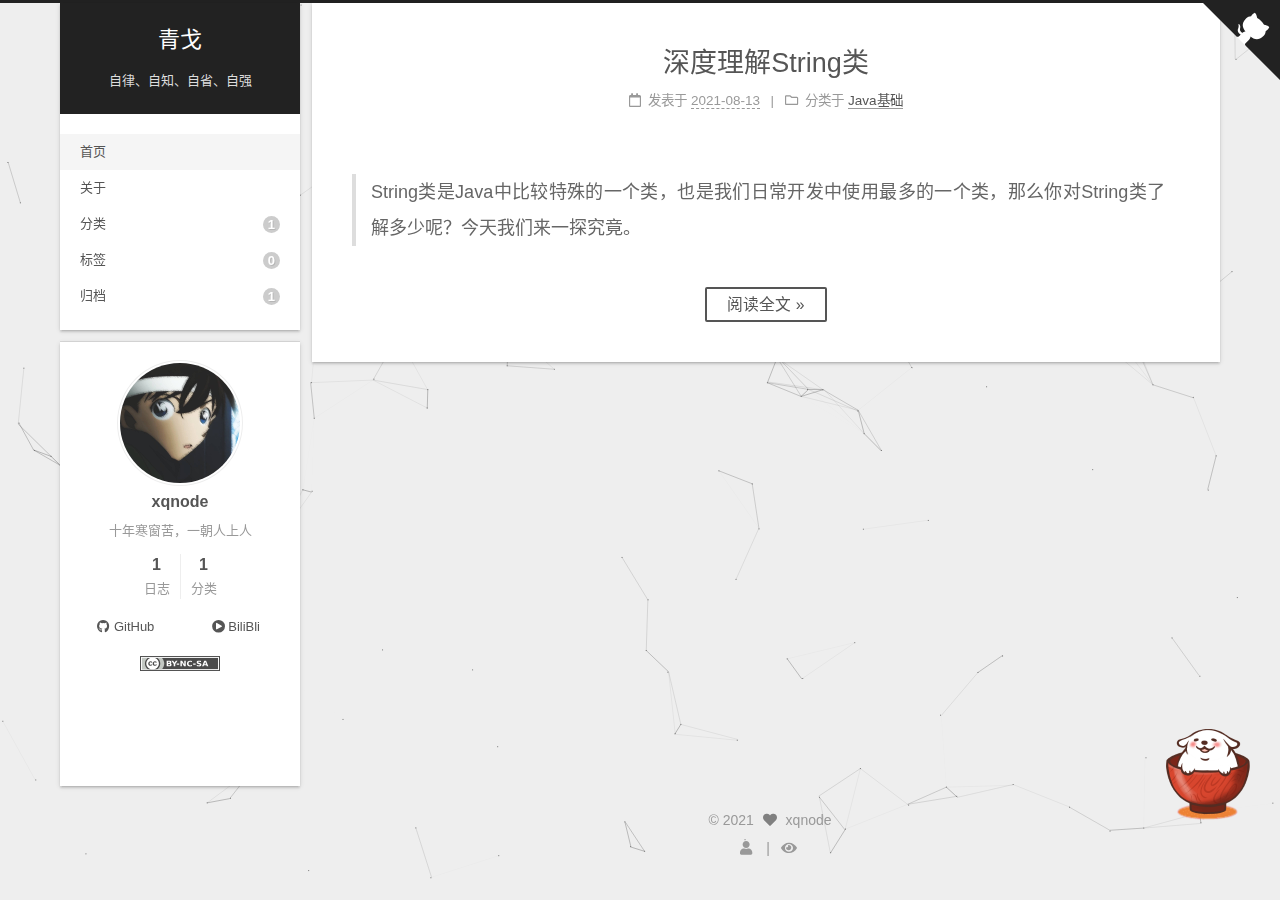
<file: index.html>
<!DOCTYPE html>
<html lang="zh-CN">
<head>
  <meta charset="UTF-8">
<meta name="viewport" content="width=device-width, initial-scale=1, maximum-scale=2">
<meta name="theme-color" content="#222">
<meta name="generator" content="Hexo 5.4.0">
  <link rel="apple-touch-icon" sizes="180x180" href="/images/apple-touch-icon-next.png">
  <link rel="icon" type="image/png" sizes="32x32" href="/images/favicon-32x32-next.png">
  <link rel="icon" type="image/png" sizes="16x16" href="/images/favicon-16x16-next.png">
  <link rel="mask-icon" href="/images/logo.svg" color="#222">

<link rel="stylesheet" href="/css/main.css">


<link rel="stylesheet" href="/lib/font-awesome/css/all.min.css">

<script id="hexo-configurations">
    var NexT = window.NexT || {};
    var CONFIG = {"hostname":"xqnode.github.io","root":"/","scheme":"Gemini","version":"7.8.0","exturl":false,"sidebar":{"position":"left","display":"post","padding":18,"offset":12,"onmobile":false},"copycode":{"enable":false,"show_result":false,"style":null},"back2top":{"enable":true,"sidebar":false,"scrollpercent":false},"bookmark":{"enable":false,"color":"#222","save":"auto"},"fancybox":false,"mediumzoom":false,"lazyload":false,"pangu":false,"comments":{"style":"tabs","active":null,"storage":true,"lazyload":false,"nav":null},"algolia":{"hits":{"per_page":10},"labels":{"input_placeholder":"Search for Posts","hits_empty":"We didn't find any results for the search: ${query}","hits_stats":"${hits} results found in ${time} ms"}},"localsearch":{"enable":false,"trigger":"auto","top_n_per_article":1,"unescape":false,"preload":false},"motion":{"enable":false,"async":false,"transition":{"post_block":"fadeIn","post_header":"slideDownIn","post_body":"slideDownIn","coll_header":"slideLeftIn","sidebar":"slideUpIn"}}};
  </script>

  <meta name="description" content="十年寒窗苦，一朝人上人">
<meta property="og:type" content="website">
<meta property="og:title" content="青戈">
<meta property="og:url" content="https://xqnode.github.io/index.html">
<meta property="og:site_name" content="青戈">
<meta property="og:description" content="十年寒窗苦，一朝人上人">
<meta property="og:locale" content="zh_CN">
<meta property="article:author" content="xqnode">
<meta name="twitter:card" content="summary">

<link rel="canonical" href="https://xqnode.github.io/">


<script id="page-configurations">
  // https://hexo.io/docs/variables.html
  CONFIG.page = {
    sidebar: "",
    isHome : true,
    isPost : false,
    lang   : 'zh-CN'
  };
</script>

  <title>青戈</title>
  






  <noscript>
  <style>
  .use-motion .brand,
  .use-motion .menu-item,
  .sidebar-inner,
  .use-motion .post-block,
  .use-motion .pagination,
  .use-motion .comments,
  .use-motion .post-header,
  .use-motion .post-body,
  .use-motion .collection-header { opacity: initial; }

  .use-motion .site-title,
  .use-motion .site-subtitle {
    opacity: initial;
    top: initial;
  }

  .use-motion .logo-line-before i { left: initial; }
  .use-motion .logo-line-after i { right: initial; }
  </style>
</noscript>

</head>

<body itemscope itemtype="http://schema.org/WebPage">
  <div class="container">
    <div class="headband"></div>

    <header class="header" itemscope itemtype="http://schema.org/WPHeader">
      <div class="header-inner"><div class="site-brand-container">
  <div class="site-nav-toggle">
    <div class="toggle" aria-label="切换导航栏">
      <span class="toggle-line toggle-line-first"></span>
      <span class="toggle-line toggle-line-middle"></span>
      <span class="toggle-line toggle-line-last"></span>
    </div>
  </div>

  <div class="site-meta">

    <a href="/" class="brand" rel="start">
      <span class="logo-line-before"><i></i></span>
      <h1 class="site-title">青戈</h1>
      <span class="logo-line-after"><i></i></span>
    </a>
      <p class="site-subtitle" itemprop="description">自律、自知、自省、自强</p>
  </div>

  <div class="site-nav-right">
    <div class="toggle popup-trigger">
    </div>
  </div>
</div>




<nav class="site-nav">
  <ul id="menu" class="main-menu menu">
        <li class="menu-item menu-item-home">

    <a href="/" rel="section"><i class="home fa-fw"></i>首页</a>

  </li>
        <li class="menu-item menu-item-about">

    <a href="/about/" rel="section"><i class="user fa-fw"></i>关于</a>

  </li>
        <li class="menu-item menu-item-categories">

    <a href="/categories/" rel="section"><i class="categories fa-fw"></i>分类<span class="badge">1</span></a>

  </li>
        <li class="menu-item menu-item-tags">

    <a href="/tags/" rel="section"><i class="tags fa-fw"></i>标签<span class="badge">0</span></a>

  </li>
        <li class="menu-item menu-item-archives">

    <a href="/archives/" rel="section"><i class="archives fa-fw"></i>归档<span class="badge">1</span></a>

  </li>
  </ul>
</nav>




</div>
    </header>

    
  <div class="back-to-top">
    <i class="fa fa-arrow-up"></i>
    <span>0%</span>
  </div>

  <a href="https://github.com/xqnode" class="github-corner" title="Follow me on GitHub" aria-label="Follow me on GitHub" rel="noopener" target="_blank"><svg width="80" height="80" viewBox="0 0 250 250" aria-hidden="true"><path d="M0,0 L115,115 L130,115 L142,142 L250,250 L250,0 Z"></path><path d="M128.3,109.0 C113.8,99.7 119.0,89.6 119.0,89.6 C122.0,82.7 120.5,78.6 120.5,78.6 C119.2,72.0 123.4,76.3 123.4,76.3 C127.3,80.9 125.5,87.3 125.5,87.3 C122.9,97.6 130.6,101.9 134.4,103.2" fill="currentColor" style="transform-origin: 130px 106px;" class="octo-arm"></path><path d="M115.0,115.0 C114.9,115.1 118.7,116.5 119.8,115.4 L133.7,101.6 C136.9,99.2 139.9,98.4 142.2,98.6 C133.8,88.0 127.5,74.4 143.8,58.0 C148.5,53.4 154.0,51.2 159.7,51.0 C160.3,49.4 163.2,43.6 171.4,40.1 C171.4,40.1 176.1,42.5 178.8,56.2 C183.1,58.6 187.2,61.8 190.9,65.4 C194.5,69.0 197.7,73.2 200.1,77.6 C213.8,80.2 216.3,84.9 216.3,84.9 C212.7,93.1 206.9,96.0 205.4,96.6 C205.1,102.4 203.0,107.8 198.3,112.5 C181.9,128.9 168.3,122.5 157.7,114.1 C157.9,116.9 156.7,120.9 152.7,124.9 L141.0,136.5 C139.8,137.7 141.6,141.9 141.8,141.8 Z" fill="currentColor" class="octo-body"></path></svg></a>


    <main class="main">
      <div class="main-inner">
        <div class="content-wrap">
          

          <div class="content index posts-expand">
            
      
  
  
  <article itemscope itemtype="http://schema.org/Article" class="post-block" lang="zh-CN">
    <link itemprop="mainEntityOfPage" href="https://xqnode.github.io/2021/08/13/%E6%B7%B1%E5%BA%A6%E7%90%86%E8%A7%A3String%E7%B1%BB/">

    <span hidden itemprop="author" itemscope itemtype="http://schema.org/Person">
      <meta itemprop="image" content="/images/author.jpg">
      <meta itemprop="name" content="xqnode">
      <meta itemprop="description" content="十年寒窗苦，一朝人上人">
    </span>

    <span hidden itemprop="publisher" itemscope itemtype="http://schema.org/Organization">
      <meta itemprop="name" content="青戈">
    </span>
      <header class="post-header">
        <h2 class="post-title" itemprop="name headline">
          
            <a href="/2021/08/13/%E6%B7%B1%E5%BA%A6%E7%90%86%E8%A7%A3String%E7%B1%BB/" class="post-title-link" itemprop="url">深度理解String类</a>
        </h2>

        <div class="post-meta">
            <span class="post-meta-item">
              <span class="post-meta-item-icon">
                <i class="far fa-calendar"></i>
              </span>
              <span class="post-meta-item-text">发表于</span>
              

              <time title="创建时间：2021-08-13 16:27:45 / 修改时间：16:31:21" itemprop="dateCreated datePublished" datetime="2021-08-13T16:27:45+08:00">2021-08-13</time>
            </span>
            <span class="post-meta-item">
              <span class="post-meta-item-icon">
                <i class="far fa-folder"></i>
              </span>
              <span class="post-meta-item-text">分类于</span>
                <span itemprop="about" itemscope itemtype="http://schema.org/Thing">
                  <a href="/categories/Java%E5%9F%BA%E7%A1%80/" itemprop="url" rel="index"><span itemprop="name">Java基础</span></a>
                </span>
            </span>

          

        </div>
      </header>

    
    
    
    <div class="post-body" itemprop="articleBody">

      
          <blockquote>
<p>String类是Java中比较特殊的一个类，也是我们日常开发中使用最多的一个类，那么你对String类了解多少呢？今天我们来一探究竟。</p>
</blockquote>
          <!--noindex-->
            <div class="post-button">
              <a class="btn" href="/2021/08/13/%E6%B7%B1%E5%BA%A6%E7%90%86%E8%A7%A3String%E7%B1%BB/#more" rel="contents">
                阅读全文 &raquo;
              </a>
            </div>
          <!--/noindex-->
        
      
    </div>

    
    
    

    <div>
        
    </div>
      <footer class="post-footer">
        <div class="post-eof"></div>
      </footer>
  </article>
  
  
  


  



          </div>
          

<script>
  window.addEventListener('tabs:register', () => {
    let { activeClass } = CONFIG.comments;
    if (CONFIG.comments.storage) {
      activeClass = localStorage.getItem('comments_active') || activeClass;
    }
    if (activeClass) {
      let activeTab = document.querySelector(`a[href="#comment-${activeClass}"]`);
      if (activeTab) {
        activeTab.click();
      }
    }
  });
  if (CONFIG.comments.storage) {
    window.addEventListener('tabs:click', event => {
      if (!event.target.matches('.tabs-comment .tab-content .tab-pane')) return;
      let commentClass = event.target.classList[1];
      localStorage.setItem('comments_active', commentClass);
    });
  }
</script>

        </div>
          
  
  <div class="toggle sidebar-toggle">
    <span class="toggle-line toggle-line-first"></span>
    <span class="toggle-line toggle-line-middle"></span>
    <span class="toggle-line toggle-line-last"></span>
  </div>

  <aside class="sidebar">
    <div class="sidebar-inner">


      <ul class="sidebar-nav motion-element">
        <li class="sidebar-nav-toc">
          文章目录
        </li>
        <li class="sidebar-nav-overview">
          站点概览
        </li>
      </ul>

      <!--noindex-->
      <div class="post-toc-wrap sidebar-panel">
      </div>
      <!--/noindex-->

      
      <div class="site-overview-wrap sidebar-panel">
        <div class="site-author motion-element" itemprop="author" itemscope itemtype="http://schema.org/Person">
    <img class="site-author-image" itemprop="image" alt="xqnode"
      src="/images/author.jpg">
  <p class="site-author-name" itemprop="name">xqnode</p>
  <div class="site-description" itemprop="description">十年寒窗苦，一朝人上人</div>
</div>
<div class="site-state-wrap motion-element">
  <nav class="site-state">
      <div class="site-state-item site-state-posts">
          <a href="/archives/">
        
          <span class="site-state-item-count">1</span>
          <span class="site-state-item-name">日志</span>
        </a>
      </div>
      <div class="site-state-item site-state-categories">
            <a href="/categories/">
          
        <span class="site-state-item-count">1</span>
        <span class="site-state-item-name">分类</span></a>
      </div>
  </nav>
</div>
  <div class="links-of-author motion-element">
      <span class="links-of-author-item">
        <a href="https://github.com/xqnode" title="GitHub → https:&#x2F;&#x2F;github.com&#x2F;xqnode" rel="noopener" target="_blank"><i class="fab fa-github fa-fw"></i>GitHub</a>
      </span>
      <span class="links-of-author-item">
        <a href="https://space.bilibili.com/402779077" title="BiliBli → https:&#x2F;&#x2F;space.bilibili.com&#x2F;402779077" rel="noopener" target="_blank"><i class="fa fa-play-circle fa-fw"></i>BiliBli</a>
      </span>
  </div>
  <div class="cc-license motion-element" itemprop="license">
    <a href="https://creativecommons.org/licenses/by-nc-sa/4.0/" class="cc-opacity" rel="noopener" target="_blank"><img src="/images/cc-by-nc-sa.svg" alt="Creative Commons"></a>
  </div>




         <!-- 音乐  -->
        <iframe frameborder="no" border="0" marginwidth="0" marginheight="0" width=330 height=86 src="//music.163.com/outchain/player?type=2&id=36392029&auto=1&height=66"></iframe>
      </div>

    </div>

   
  </aside>
  <div id="sidebar-dimmer"></div>



      </div>
    </main>

    <footer class="footer">
      <div class="footer-inner">
        

        

<div class="copyright">
  
  &copy; 
  <span itemprop="copyrightYear">2021</span>
  <span class="with-love">
    <i class="fa fa-heart"></i>
  </span>
  <span class="author" itemprop="copyrightHolder">xqnode</span>
</div>

        
<div class="busuanzi-count">
  <script async src="https://busuanzi.ibruce.info/busuanzi/2.3/busuanzi.pure.mini.js"></script>
    <span class="post-meta-item" id="busuanzi_container_site_uv" style="display: none;"></span>
      <span class="post-meta-item-icon">
        <i class="fa fa-user"></i>
      </span>
      <span class="site-uv" title="总访客量">
        <span id="busuanzi_value_site_uv"></span>
      </span>
    <span class="post-meta-divider">|</span>
    <span class="post-meta-item" id="busuanzi_container_site_pv" style="display: none;"> </span>
      <span class="post-meta-item-icon">
        <i class="fa fa-eye"></i>
      </span>
      <span class="site-pv" title="总访问量">
        <span id="busuanzi_value_site_pv"></span>
      </span>
</div>








      </div>
    </footer>
  </div>

  
  
  <script color='0,0,0' opacity='0.5' zIndex='-1' count='150' src="/lib/canvas-nest/canvas-nest.min.js"></script>
  <script src="/lib/anime.min.js"></script>

<script src="/js/utils.js"></script>


<script src="/js/schemes/pisces.js"></script>


<script src="/js/next-boot.js"></script>




  















  

  


  <!-- 页面点击小红心 -->
  <script type="text/javascript" src="/js/src/clicklove.js"></script>

<script src="/live2dw/lib/L2Dwidget.min.js?094cbace49a39548bed64abff5988b05"></script><script>L2Dwidget.init({"pluginRootPath":"live2dw/","pluginJsPath":"lib/","pluginModelPath":"assets/","tagMode":false,"model":{"jsonPath":"/live2dw/assets/wanko.model.json"},"display":{"position":"right","width":150,"height":300},"mobile":{"show":false},"log":false});</script></body>
</html>
</file>
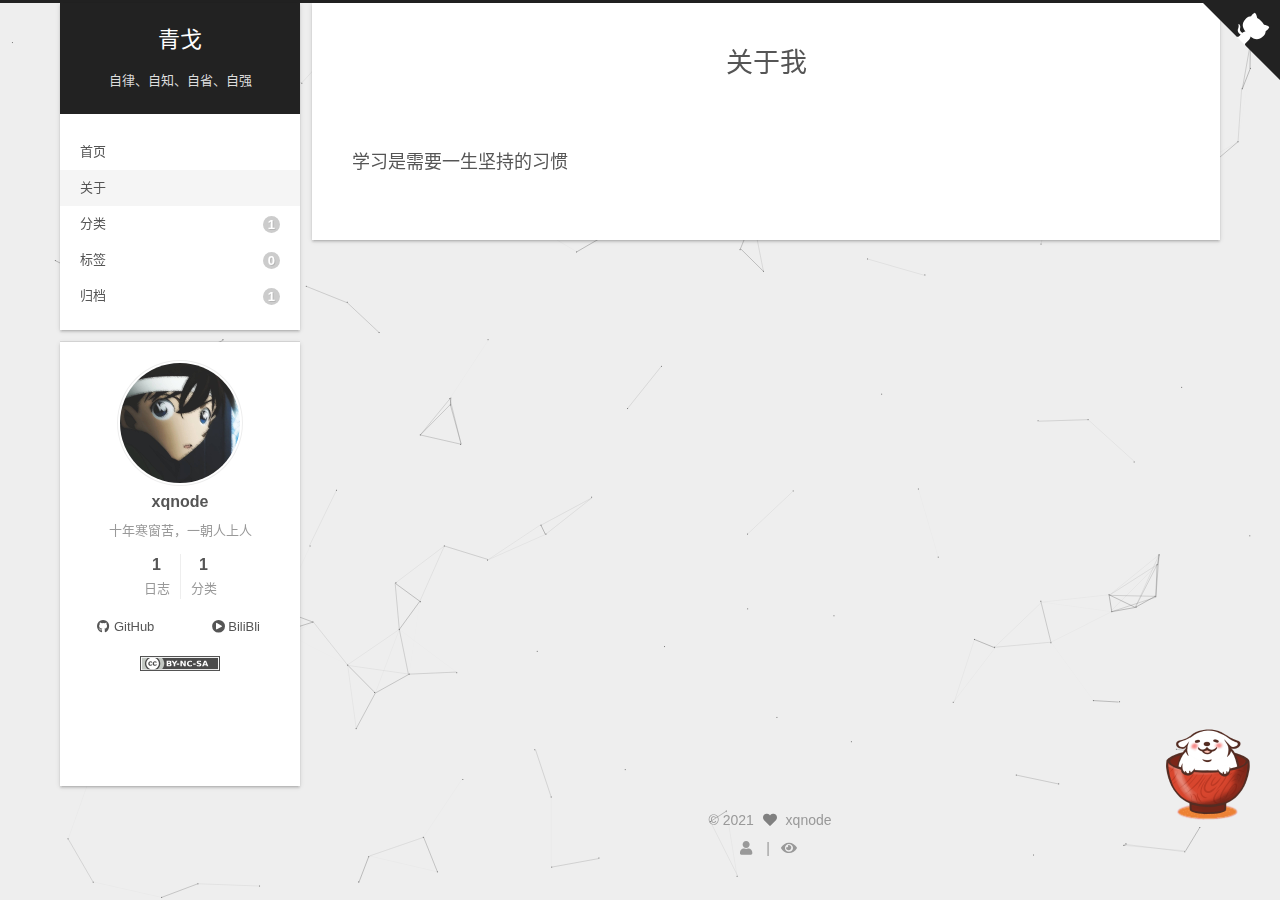
<file: about/index.html>
<!DOCTYPE html>
<html lang="zh-CN">
<head>
  <meta charset="UTF-8">
<meta name="viewport" content="width=device-width, initial-scale=1, maximum-scale=2">
<meta name="theme-color" content="#222">
<meta name="generator" content="Hexo 5.4.0">
  <link rel="apple-touch-icon" sizes="180x180" href="/images/apple-touch-icon-next.png">
  <link rel="icon" type="image/png" sizes="32x32" href="/images/favicon-32x32-next.png">
  <link rel="icon" type="image/png" sizes="16x16" href="/images/favicon-16x16-next.png">
  <link rel="mask-icon" href="/images/logo.svg" color="#222">

<link rel="stylesheet" href="/css/main.css">


<link rel="stylesheet" href="/lib/font-awesome/css/all.min.css">

<script id="hexo-configurations">
    var NexT = window.NexT || {};
    var CONFIG = {"hostname":"xqnode.github.io","root":"/","scheme":"Gemini","version":"7.8.0","exturl":false,"sidebar":{"position":"left","display":"post","padding":18,"offset":12,"onmobile":false},"copycode":{"enable":false,"show_result":false,"style":null},"back2top":{"enable":true,"sidebar":false,"scrollpercent":false},"bookmark":{"enable":false,"color":"#222","save":"auto"},"fancybox":false,"mediumzoom":false,"lazyload":false,"pangu":false,"comments":{"style":"tabs","active":null,"storage":true,"lazyload":false,"nav":null},"algolia":{"hits":{"per_page":10},"labels":{"input_placeholder":"Search for Posts","hits_empty":"We didn't find any results for the search: ${query}","hits_stats":"${hits} results found in ${time} ms"}},"localsearch":{"enable":false,"trigger":"auto","top_n_per_article":1,"unescape":false,"preload":false},"motion":{"enable":false,"async":false,"transition":{"post_block":"fadeIn","post_header":"slideDownIn","post_body":"slideDownIn","coll_header":"slideLeftIn","sidebar":"slideUpIn"}}};
  </script>

  <meta name="description" content="学习是需要一生坚持的习惯">
<meta property="og:type" content="website">
<meta property="og:title" content="关于我">
<meta property="og:url" content="https://xqnode.github.io/about/index.html">
<meta property="og:site_name" content="青戈">
<meta property="og:description" content="学习是需要一生坚持的习惯">
<meta property="og:locale" content="zh_CN">
<meta property="article:published_time" content="2021-08-12T07:47:54.000Z">
<meta property="article:modified_time" content="2021-08-12T07:50:24.759Z">
<meta property="article:author" content="xqnode">
<meta name="twitter:card" content="summary">

<link rel="canonical" href="https://xqnode.github.io/about/">


<script id="page-configurations">
  // https://hexo.io/docs/variables.html
  CONFIG.page = {
    sidebar: "",
    isHome : false,
    isPost : false,
    lang   : 'zh-CN'
  };
</script>

  <title>关于我 | 青戈
</title>
  






  <noscript>
  <style>
  .use-motion .brand,
  .use-motion .menu-item,
  .sidebar-inner,
  .use-motion .post-block,
  .use-motion .pagination,
  .use-motion .comments,
  .use-motion .post-header,
  .use-motion .post-body,
  .use-motion .collection-header { opacity: initial; }

  .use-motion .site-title,
  .use-motion .site-subtitle {
    opacity: initial;
    top: initial;
  }

  .use-motion .logo-line-before i { left: initial; }
  .use-motion .logo-line-after i { right: initial; }
  </style>
</noscript>

</head>

<body itemscope itemtype="http://schema.org/WebPage">
  <div class="container">
    <div class="headband"></div>

    <header class="header" itemscope itemtype="http://schema.org/WPHeader">
      <div class="header-inner"><div class="site-brand-container">
  <div class="site-nav-toggle">
    <div class="toggle" aria-label="切换导航栏">
      <span class="toggle-line toggle-line-first"></span>
      <span class="toggle-line toggle-line-middle"></span>
      <span class="toggle-line toggle-line-last"></span>
    </div>
  </div>

  <div class="site-meta">

    <a href="/" class="brand" rel="start">
      <span class="logo-line-before"><i></i></span>
      <h1 class="site-title">青戈</h1>
      <span class="logo-line-after"><i></i></span>
    </a>
      <p class="site-subtitle" itemprop="description">自律、自知、自省、自强</p>
  </div>

  <div class="site-nav-right">
    <div class="toggle popup-trigger">
    </div>
  </div>
</div>




<nav class="site-nav">
  <ul id="menu" class="main-menu menu">
        <li class="menu-item menu-item-home">

    <a href="/" rel="section"><i class="home fa-fw"></i>首页</a>

  </li>
        <li class="menu-item menu-item-about">

    <a href="/about/" rel="section"><i class="user fa-fw"></i>关于</a>

  </li>
        <li class="menu-item menu-item-categories">

    <a href="/categories/" rel="section"><i class="categories fa-fw"></i>分类<span class="badge">1</span></a>

  </li>
        <li class="menu-item menu-item-tags">

    <a href="/tags/" rel="section"><i class="tags fa-fw"></i>标签<span class="badge">0</span></a>

  </li>
        <li class="menu-item menu-item-archives">

    <a href="/archives/" rel="section"><i class="archives fa-fw"></i>归档<span class="badge">1</span></a>

  </li>
  </ul>
</nav>




</div>
    </header>

    
  <div class="back-to-top">
    <i class="fa fa-arrow-up"></i>
    <span>0%</span>
  </div>

  <a href="https://github.com/xqnode" class="github-corner" title="Follow me on GitHub" aria-label="Follow me on GitHub" rel="noopener" target="_blank"><svg width="80" height="80" viewBox="0 0 250 250" aria-hidden="true"><path d="M0,0 L115,115 L130,115 L142,142 L250,250 L250,0 Z"></path><path d="M128.3,109.0 C113.8,99.7 119.0,89.6 119.0,89.6 C122.0,82.7 120.5,78.6 120.5,78.6 C119.2,72.0 123.4,76.3 123.4,76.3 C127.3,80.9 125.5,87.3 125.5,87.3 C122.9,97.6 130.6,101.9 134.4,103.2" fill="currentColor" style="transform-origin: 130px 106px;" class="octo-arm"></path><path d="M115.0,115.0 C114.9,115.1 118.7,116.5 119.8,115.4 L133.7,101.6 C136.9,99.2 139.9,98.4 142.2,98.6 C133.8,88.0 127.5,74.4 143.8,58.0 C148.5,53.4 154.0,51.2 159.7,51.0 C160.3,49.4 163.2,43.6 171.4,40.1 C171.4,40.1 176.1,42.5 178.8,56.2 C183.1,58.6 187.2,61.8 190.9,65.4 C194.5,69.0 197.7,73.2 200.1,77.6 C213.8,80.2 216.3,84.9 216.3,84.9 C212.7,93.1 206.9,96.0 205.4,96.6 C205.1,102.4 203.0,107.8 198.3,112.5 C181.9,128.9 168.3,122.5 157.7,114.1 C157.9,116.9 156.7,120.9 152.7,124.9 L141.0,136.5 C139.8,137.7 141.6,141.9 141.8,141.8 Z" fill="currentColor" class="octo-body"></path></svg></a>


    <main class="main">
      <div class="main-inner">
        <div class="content-wrap">
          
  
  

          <div class="content page posts-expand">
            

    
    
    
    <div class="post-block" lang="zh-CN">
      <header class="post-header">

<h1 class="post-title" itemprop="name headline">关于我
</h1>

<div class="post-meta">
  

</div>

</header>

      
      
      
      <div class="post-body">
          <p>学习是需要一生坚持的习惯</p>

      </div>
      
      
      
    </div>
    

    
    
    


          </div>
          

<script>
  window.addEventListener('tabs:register', () => {
    let { activeClass } = CONFIG.comments;
    if (CONFIG.comments.storage) {
      activeClass = localStorage.getItem('comments_active') || activeClass;
    }
    if (activeClass) {
      let activeTab = document.querySelector(`a[href="#comment-${activeClass}"]`);
      if (activeTab) {
        activeTab.click();
      }
    }
  });
  if (CONFIG.comments.storage) {
    window.addEventListener('tabs:click', event => {
      if (!event.target.matches('.tabs-comment .tab-content .tab-pane')) return;
      let commentClass = event.target.classList[1];
      localStorage.setItem('comments_active', commentClass);
    });
  }
</script>

        </div>
          
  
  <div class="toggle sidebar-toggle">
    <span class="toggle-line toggle-line-first"></span>
    <span class="toggle-line toggle-line-middle"></span>
    <span class="toggle-line toggle-line-last"></span>
  </div>

  <aside class="sidebar">
    <div class="sidebar-inner">


      <ul class="sidebar-nav motion-element">
        <li class="sidebar-nav-toc">
          文章目录
        </li>
        <li class="sidebar-nav-overview">
          站点概览
        </li>
      </ul>

      <!--noindex-->
      <div class="post-toc-wrap sidebar-panel">
      </div>
      <!--/noindex-->

      
      <div class="site-overview-wrap sidebar-panel">
        <div class="site-author motion-element" itemprop="author" itemscope itemtype="http://schema.org/Person">
    <img class="site-author-image" itemprop="image" alt="xqnode"
      src="/images/author.jpg">
  <p class="site-author-name" itemprop="name">xqnode</p>
  <div class="site-description" itemprop="description">十年寒窗苦，一朝人上人</div>
</div>
<div class="site-state-wrap motion-element">
  <nav class="site-state">
      <div class="site-state-item site-state-posts">
          <a href="/archives/">
        
          <span class="site-state-item-count">1</span>
          <span class="site-state-item-name">日志</span>
        </a>
      </div>
      <div class="site-state-item site-state-categories">
            <a href="/categories/">
          
        <span class="site-state-item-count">1</span>
        <span class="site-state-item-name">分类</span></a>
      </div>
  </nav>
</div>
  <div class="links-of-author motion-element">
      <span class="links-of-author-item">
        <a href="https://github.com/xqnode" title="GitHub → https:&#x2F;&#x2F;github.com&#x2F;xqnode" rel="noopener" target="_blank"><i class="fab fa-github fa-fw"></i>GitHub</a>
      </span>
      <span class="links-of-author-item">
        <a href="https://space.bilibili.com/402779077" title="BiliBli → https:&#x2F;&#x2F;space.bilibili.com&#x2F;402779077" rel="noopener" target="_blank"><i class="fa fa-play-circle fa-fw"></i>BiliBli</a>
      </span>
  </div>
  <div class="cc-license motion-element" itemprop="license">
    <a href="https://creativecommons.org/licenses/by-nc-sa/4.0/" class="cc-opacity" rel="noopener" target="_blank"><img src="/images/cc-by-nc-sa.svg" alt="Creative Commons"></a>
  </div>




         <!-- 音乐  -->
        <iframe frameborder="no" border="0" marginwidth="0" marginheight="0" width=330 height=86 src="//music.163.com/outchain/player?type=2&id=36392029&auto=1&height=66"></iframe>
      </div>

    </div>

   
  </aside>
  <div id="sidebar-dimmer"></div>



      </div>
    </main>

    <footer class="footer">
      <div class="footer-inner">
        

        

<div class="copyright">
  
  &copy; 
  <span itemprop="copyrightYear">2021</span>
  <span class="with-love">
    <i class="fa fa-heart"></i>
  </span>
  <span class="author" itemprop="copyrightHolder">xqnode</span>
</div>

        
<div class="busuanzi-count">
  <script async src="https://busuanzi.ibruce.info/busuanzi/2.3/busuanzi.pure.mini.js"></script>
    <span class="post-meta-item" id="busuanzi_container_site_uv" style="display: none;"></span>
      <span class="post-meta-item-icon">
        <i class="fa fa-user"></i>
      </span>
      <span class="site-uv" title="总访客量">
        <span id="busuanzi_value_site_uv"></span>
      </span>
    <span class="post-meta-divider">|</span>
    <span class="post-meta-item" id="busuanzi_container_site_pv" style="display: none;"> </span>
      <span class="post-meta-item-icon">
        <i class="fa fa-eye"></i>
      </span>
      <span class="site-pv" title="总访问量">
        <span id="busuanzi_value_site_pv"></span>
      </span>
</div>








      </div>
    </footer>
  </div>

  
  
  <script color='0,0,0' opacity='0.5' zIndex='-1' count='150' src="/lib/canvas-nest/canvas-nest.min.js"></script>
  <script src="/lib/anime.min.js"></script>

<script src="/js/utils.js"></script>


<script src="/js/schemes/pisces.js"></script>


<script src="/js/next-boot.js"></script>




  















  

  


  <!-- 页面点击小红心 -->
  <script type="text/javascript" src="/js/src/clicklove.js"></script>

<script src="/live2dw/lib/L2Dwidget.min.js?094cbace49a39548bed64abff5988b05"></script><script>L2Dwidget.init({"pluginRootPath":"live2dw/","pluginJsPath":"lib/","pluginModelPath":"assets/","tagMode":false,"model":{"jsonPath":"/live2dw/assets/wanko.model.json"},"display":{"position":"right","width":150,"height":300},"mobile":{"show":false},"log":false});</script></body>
</html>
</file>
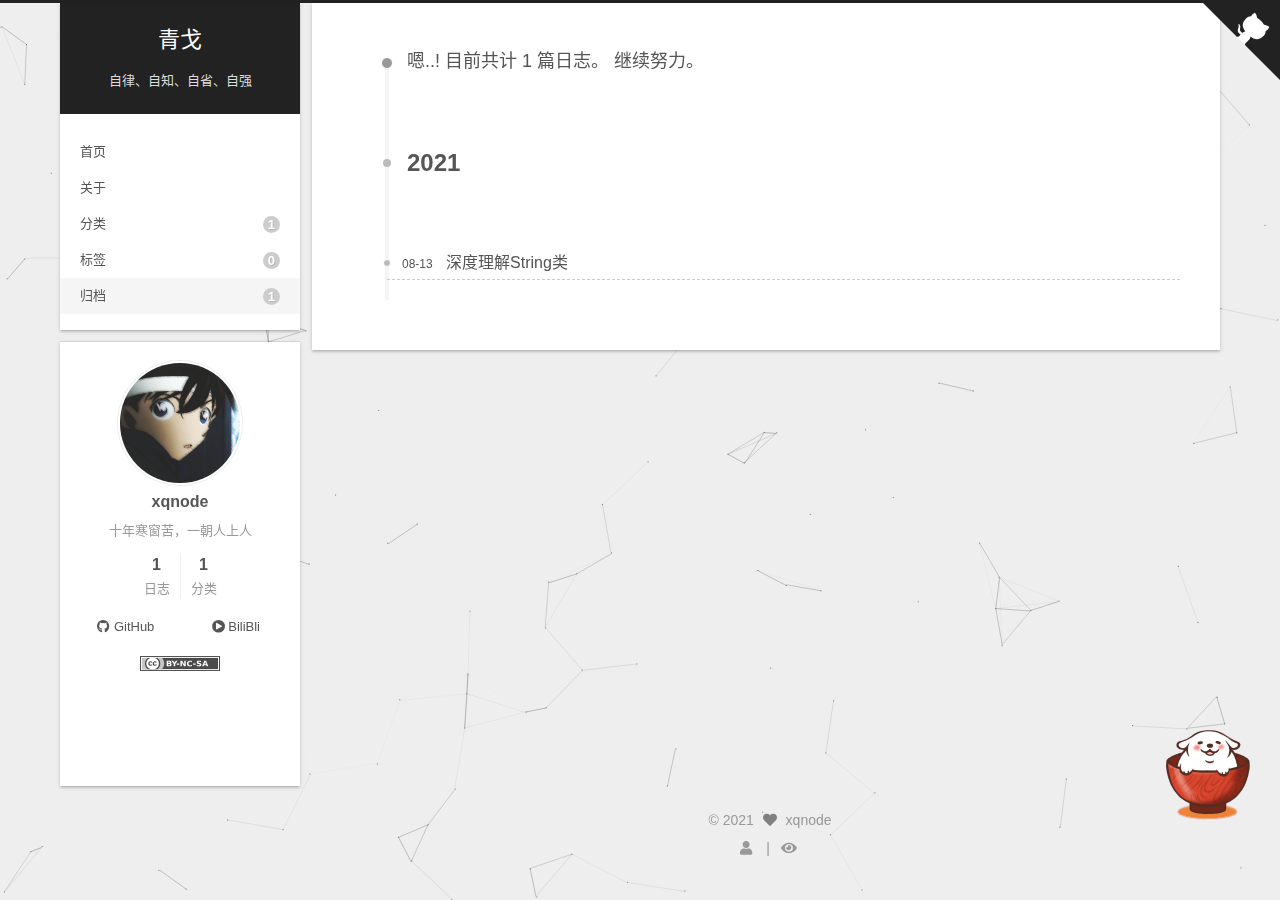
<file: archives/index.html>
<!DOCTYPE html>
<html lang="zh-CN">
<head>
  <meta charset="UTF-8">
<meta name="viewport" content="width=device-width, initial-scale=1, maximum-scale=2">
<meta name="theme-color" content="#222">
<meta name="generator" content="Hexo 5.4.0">
  <link rel="apple-touch-icon" sizes="180x180" href="/images/apple-touch-icon-next.png">
  <link rel="icon" type="image/png" sizes="32x32" href="/images/favicon-32x32-next.png">
  <link rel="icon" type="image/png" sizes="16x16" href="/images/favicon-16x16-next.png">
  <link rel="mask-icon" href="/images/logo.svg" color="#222">

<link rel="stylesheet" href="/css/main.css">


<link rel="stylesheet" href="/lib/font-awesome/css/all.min.css">

<script id="hexo-configurations">
    var NexT = window.NexT || {};
    var CONFIG = {"hostname":"xqnode.github.io","root":"/","scheme":"Gemini","version":"7.8.0","exturl":false,"sidebar":{"position":"left","display":"post","padding":18,"offset":12,"onmobile":false},"copycode":{"enable":false,"show_result":false,"style":null},"back2top":{"enable":true,"sidebar":false,"scrollpercent":false},"bookmark":{"enable":false,"color":"#222","save":"auto"},"fancybox":false,"mediumzoom":false,"lazyload":false,"pangu":false,"comments":{"style":"tabs","active":null,"storage":true,"lazyload":false,"nav":null},"algolia":{"hits":{"per_page":10},"labels":{"input_placeholder":"Search for Posts","hits_empty":"We didn't find any results for the search: ${query}","hits_stats":"${hits} results found in ${time} ms"}},"localsearch":{"enable":false,"trigger":"auto","top_n_per_article":1,"unescape":false,"preload":false},"motion":{"enable":false,"async":false,"transition":{"post_block":"fadeIn","post_header":"slideDownIn","post_body":"slideDownIn","coll_header":"slideLeftIn","sidebar":"slideUpIn"}}};
  </script>

  <meta name="description" content="十年寒窗苦，一朝人上人">
<meta property="og:type" content="website">
<meta property="og:title" content="青戈">
<meta property="og:url" content="https://xqnode.github.io/archives/index.html">
<meta property="og:site_name" content="青戈">
<meta property="og:description" content="十年寒窗苦，一朝人上人">
<meta property="og:locale" content="zh_CN">
<meta property="article:author" content="xqnode">
<meta name="twitter:card" content="summary">

<link rel="canonical" href="https://xqnode.github.io/archives/">


<script id="page-configurations">
  // https://hexo.io/docs/variables.html
  CONFIG.page = {
    sidebar: "",
    isHome : false,
    isPost : false,
    lang   : 'zh-CN'
  };
</script>

  <title>归档 | 青戈</title>
  






  <noscript>
  <style>
  .use-motion .brand,
  .use-motion .menu-item,
  .sidebar-inner,
  .use-motion .post-block,
  .use-motion .pagination,
  .use-motion .comments,
  .use-motion .post-header,
  .use-motion .post-body,
  .use-motion .collection-header { opacity: initial; }

  .use-motion .site-title,
  .use-motion .site-subtitle {
    opacity: initial;
    top: initial;
  }

  .use-motion .logo-line-before i { left: initial; }
  .use-motion .logo-line-after i { right: initial; }
  </style>
</noscript>

</head>

<body itemscope itemtype="http://schema.org/WebPage">
  <div class="container">
    <div class="headband"></div>

    <header class="header" itemscope itemtype="http://schema.org/WPHeader">
      <div class="header-inner"><div class="site-brand-container">
  <div class="site-nav-toggle">
    <div class="toggle" aria-label="切换导航栏">
      <span class="toggle-line toggle-line-first"></span>
      <span class="toggle-line toggle-line-middle"></span>
      <span class="toggle-line toggle-line-last"></span>
    </div>
  </div>

  <div class="site-meta">

    <a href="/" class="brand" rel="start">
      <span class="logo-line-before"><i></i></span>
      <h1 class="site-title">青戈</h1>
      <span class="logo-line-after"><i></i></span>
    </a>
      <p class="site-subtitle" itemprop="description">自律、自知、自省、自强</p>
  </div>

  <div class="site-nav-right">
    <div class="toggle popup-trigger">
    </div>
  </div>
</div>




<nav class="site-nav">
  <ul id="menu" class="main-menu menu">
        <li class="menu-item menu-item-home">

    <a href="/" rel="section"><i class="home fa-fw"></i>首页</a>

  </li>
        <li class="menu-item menu-item-about">

    <a href="/about/" rel="section"><i class="user fa-fw"></i>关于</a>

  </li>
        <li class="menu-item menu-item-categories">

    <a href="/categories/" rel="section"><i class="categories fa-fw"></i>分类<span class="badge">1</span></a>

  </li>
        <li class="menu-item menu-item-tags">

    <a href="/tags/" rel="section"><i class="tags fa-fw"></i>标签<span class="badge">0</span></a>

  </li>
        <li class="menu-item menu-item-archives">

    <a href="/archives/" rel="section"><i class="archives fa-fw"></i>归档<span class="badge">1</span></a>

  </li>
  </ul>
</nav>




</div>
    </header>

    
  <div class="back-to-top">
    <i class="fa fa-arrow-up"></i>
    <span>0%</span>
  </div>

  <a href="https://github.com/xqnode" class="github-corner" title="Follow me on GitHub" aria-label="Follow me on GitHub" rel="noopener" target="_blank"><svg width="80" height="80" viewBox="0 0 250 250" aria-hidden="true"><path d="M0,0 L115,115 L130,115 L142,142 L250,250 L250,0 Z"></path><path d="M128.3,109.0 C113.8,99.7 119.0,89.6 119.0,89.6 C122.0,82.7 120.5,78.6 120.5,78.6 C119.2,72.0 123.4,76.3 123.4,76.3 C127.3,80.9 125.5,87.3 125.5,87.3 C122.9,97.6 130.6,101.9 134.4,103.2" fill="currentColor" style="transform-origin: 130px 106px;" class="octo-arm"></path><path d="M115.0,115.0 C114.9,115.1 118.7,116.5 119.8,115.4 L133.7,101.6 C136.9,99.2 139.9,98.4 142.2,98.6 C133.8,88.0 127.5,74.4 143.8,58.0 C148.5,53.4 154.0,51.2 159.7,51.0 C160.3,49.4 163.2,43.6 171.4,40.1 C171.4,40.1 176.1,42.5 178.8,56.2 C183.1,58.6 187.2,61.8 190.9,65.4 C194.5,69.0 197.7,73.2 200.1,77.6 C213.8,80.2 216.3,84.9 216.3,84.9 C212.7,93.1 206.9,96.0 205.4,96.6 C205.1,102.4 203.0,107.8 198.3,112.5 C181.9,128.9 168.3,122.5 157.7,114.1 C157.9,116.9 156.7,120.9 152.7,124.9 L141.0,136.5 C139.8,137.7 141.6,141.9 141.8,141.8 Z" fill="currentColor" class="octo-body"></path></svg></a>


    <main class="main">
      <div class="main-inner">
        <div class="content-wrap">
          

          <div class="content archive">
            

  
  
  
  <div class="post-block">
    <div class="posts-collapse">
      <div class="collection-title">
        <span class="collection-header">嗯..! 目前共计 1 篇日志。 继续努力。</span>
      </div>

      
    <div class="collection-year">
      <span class="collection-header">2021</span>
    </div>

  <article itemscope itemtype="http://schema.org/Article">
    <header class="post-header">

      <div class="post-meta">
        <time itemprop="dateCreated"
              datetime="2021-08-13T16:27:45+08:00"
              content="2021-08-13">
          08-13
        </time>
      </div>

      <div class="post-title">
          <a class="post-title-link" href="/2021/08/13/%E6%B7%B1%E5%BA%A6%E7%90%86%E8%A7%A3String%E7%B1%BB/" itemprop="url">
            <span itemprop="name">深度理解String类</span>
          </a>
      </div>

    </header>
  </article>


    </div>
  </div>
  
  
  

  



          </div>
          

<script>
  window.addEventListener('tabs:register', () => {
    let { activeClass } = CONFIG.comments;
    if (CONFIG.comments.storage) {
      activeClass = localStorage.getItem('comments_active') || activeClass;
    }
    if (activeClass) {
      let activeTab = document.querySelector(`a[href="#comment-${activeClass}"]`);
      if (activeTab) {
        activeTab.click();
      }
    }
  });
  if (CONFIG.comments.storage) {
    window.addEventListener('tabs:click', event => {
      if (!event.target.matches('.tabs-comment .tab-content .tab-pane')) return;
      let commentClass = event.target.classList[1];
      localStorage.setItem('comments_active', commentClass);
    });
  }
</script>

        </div>
          
  
  <div class="toggle sidebar-toggle">
    <span class="toggle-line toggle-line-first"></span>
    <span class="toggle-line toggle-line-middle"></span>
    <span class="toggle-line toggle-line-last"></span>
  </div>

  <aside class="sidebar">
    <div class="sidebar-inner">


      <ul class="sidebar-nav motion-element">
        <li class="sidebar-nav-toc">
          文章目录
        </li>
        <li class="sidebar-nav-overview">
          站点概览
        </li>
      </ul>

      <!--noindex-->
      <div class="post-toc-wrap sidebar-panel">
      </div>
      <!--/noindex-->

      
      <div class="site-overview-wrap sidebar-panel">
        <div class="site-author motion-element" itemprop="author" itemscope itemtype="http://schema.org/Person">
    <img class="site-author-image" itemprop="image" alt="xqnode"
      src="/images/author.jpg">
  <p class="site-author-name" itemprop="name">xqnode</p>
  <div class="site-description" itemprop="description">十年寒窗苦，一朝人上人</div>
</div>
<div class="site-state-wrap motion-element">
  <nav class="site-state">
      <div class="site-state-item site-state-posts">
          <a href="/archives/">
        
          <span class="site-state-item-count">1</span>
          <span class="site-state-item-name">日志</span>
        </a>
      </div>
      <div class="site-state-item site-state-categories">
            <a href="/categories/">
          
        <span class="site-state-item-count">1</span>
        <span class="site-state-item-name">分类</span></a>
      </div>
  </nav>
</div>
  <div class="links-of-author motion-element">
      <span class="links-of-author-item">
        <a href="https://github.com/xqnode" title="GitHub → https:&#x2F;&#x2F;github.com&#x2F;xqnode" rel="noopener" target="_blank"><i class="fab fa-github fa-fw"></i>GitHub</a>
      </span>
      <span class="links-of-author-item">
        <a href="https://space.bilibili.com/402779077" title="BiliBli → https:&#x2F;&#x2F;space.bilibili.com&#x2F;402779077" rel="noopener" target="_blank"><i class="fa fa-play-circle fa-fw"></i>BiliBli</a>
      </span>
  </div>
  <div class="cc-license motion-element" itemprop="license">
    <a href="https://creativecommons.org/licenses/by-nc-sa/4.0/" class="cc-opacity" rel="noopener" target="_blank"><img src="/images/cc-by-nc-sa.svg" alt="Creative Commons"></a>
  </div>




         <!-- 音乐  -->
        <iframe frameborder="no" border="0" marginwidth="0" marginheight="0" width=330 height=86 src="//music.163.com/outchain/player?type=2&id=36392029&auto=1&height=66"></iframe>
      </div>

    </div>

   
  </aside>
  <div id="sidebar-dimmer"></div>



      </div>
    </main>

    <footer class="footer">
      <div class="footer-inner">
        

        

<div class="copyright">
  
  &copy; 
  <span itemprop="copyrightYear">2021</span>
  <span class="with-love">
    <i class="fa fa-heart"></i>
  </span>
  <span class="author" itemprop="copyrightHolder">xqnode</span>
</div>

        
<div class="busuanzi-count">
  <script async src="https://busuanzi.ibruce.info/busuanzi/2.3/busuanzi.pure.mini.js"></script>
    <span class="post-meta-item" id="busuanzi_container_site_uv" style="display: none;"></span>
      <span class="post-meta-item-icon">
        <i class="fa fa-user"></i>
      </span>
      <span class="site-uv" title="总访客量">
        <span id="busuanzi_value_site_uv"></span>
      </span>
    <span class="post-meta-divider">|</span>
    <span class="post-meta-item" id="busuanzi_container_site_pv" style="display: none;"> </span>
      <span class="post-meta-item-icon">
        <i class="fa fa-eye"></i>
      </span>
      <span class="site-pv" title="总访问量">
        <span id="busuanzi_value_site_pv"></span>
      </span>
</div>








      </div>
    </footer>
  </div>

  
  
  <script color='0,0,0' opacity='0.5' zIndex='-1' count='150' src="/lib/canvas-nest/canvas-nest.min.js"></script>
  <script src="/lib/anime.min.js"></script>

<script src="/js/utils.js"></script>


<script src="/js/schemes/pisces.js"></script>


<script src="/js/next-boot.js"></script>




  















  

  


  <!-- 页面点击小红心 -->
  <script type="text/javascript" src="/js/src/clicklove.js"></script>

<script src="/live2dw/lib/L2Dwidget.min.js?094cbace49a39548bed64abff5988b05"></script><script>L2Dwidget.init({"pluginRootPath":"live2dw/","pluginJsPath":"lib/","pluginModelPath":"assets/","tagMode":false,"model":{"jsonPath":"/live2dw/assets/wanko.model.json"},"display":{"position":"right","width":150,"height":300},"mobile":{"show":false},"log":false});</script></body>
</html>
</file>
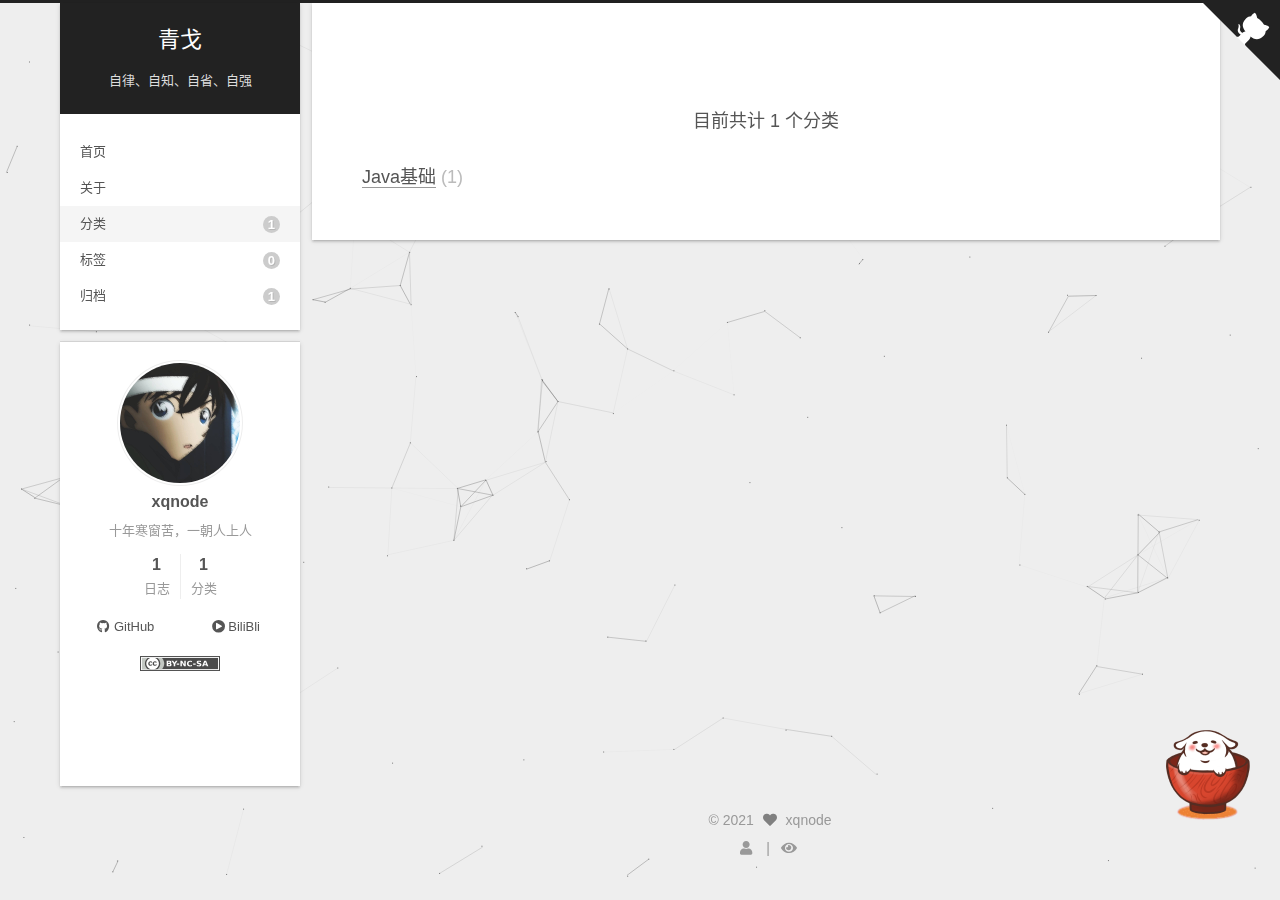
<file: categories/index.html>
<!DOCTYPE html>
<html lang="zh-CN">
<head>
  <meta charset="UTF-8">
<meta name="viewport" content="width=device-width, initial-scale=1, maximum-scale=2">
<meta name="theme-color" content="#222">
<meta name="generator" content="Hexo 5.4.0">
  <link rel="apple-touch-icon" sizes="180x180" href="/images/apple-touch-icon-next.png">
  <link rel="icon" type="image/png" sizes="32x32" href="/images/favicon-32x32-next.png">
  <link rel="icon" type="image/png" sizes="16x16" href="/images/favicon-16x16-next.png">
  <link rel="mask-icon" href="/images/logo.svg" color="#222">

<link rel="stylesheet" href="/css/main.css">


<link rel="stylesheet" href="/lib/font-awesome/css/all.min.css">

<script id="hexo-configurations">
    var NexT = window.NexT || {};
    var CONFIG = {"hostname":"xqnode.github.io","root":"/","scheme":"Gemini","version":"7.8.0","exturl":false,"sidebar":{"position":"left","display":"post","padding":18,"offset":12,"onmobile":false},"copycode":{"enable":false,"show_result":false,"style":null},"back2top":{"enable":true,"sidebar":false,"scrollpercent":false},"bookmark":{"enable":false,"color":"#222","save":"auto"},"fancybox":false,"mediumzoom":false,"lazyload":false,"pangu":false,"comments":{"style":"tabs","active":null,"storage":true,"lazyload":false,"nav":null},"algolia":{"hits":{"per_page":10},"labels":{"input_placeholder":"Search for Posts","hits_empty":"We didn't find any results for the search: ${query}","hits_stats":"${hits} results found in ${time} ms"}},"localsearch":{"enable":false,"trigger":"auto","top_n_per_article":1,"unescape":false,"preload":false},"motion":{"enable":false,"async":false,"transition":{"post_block":"fadeIn","post_header":"slideDownIn","post_body":"slideDownIn","coll_header":"slideLeftIn","sidebar":"slideUpIn"}}};
  </script>

  <meta name="description" content="十年寒窗苦，一朝人上人">
<meta property="og:type" content="website">
<meta property="og:title" content="青戈">
<meta property="og:url" content="https://xqnode.github.io/categories/index.html">
<meta property="og:site_name" content="青戈">
<meta property="og:description" content="十年寒窗苦，一朝人上人">
<meta property="og:locale" content="zh_CN">
<meta property="article:published_time" content="2021-08-12T07:40:48.000Z">
<meta property="article:modified_time" content="2021-08-12T10:28:19.907Z">
<meta property="article:author" content="xqnode">
<meta name="twitter:card" content="summary">

<link rel="canonical" href="https://xqnode.github.io/categories/">


<script id="page-configurations">
  // https://hexo.io/docs/variables.html
  CONFIG.page = {
    sidebar: "",
    isHome : false,
    isPost : false,
    lang   : 'zh-CN'
  };
</script>

  <title>分类 | 青戈
</title>
  






  <noscript>
  <style>
  .use-motion .brand,
  .use-motion .menu-item,
  .sidebar-inner,
  .use-motion .post-block,
  .use-motion .pagination,
  .use-motion .comments,
  .use-motion .post-header,
  .use-motion .post-body,
  .use-motion .collection-header { opacity: initial; }

  .use-motion .site-title,
  .use-motion .site-subtitle {
    opacity: initial;
    top: initial;
  }

  .use-motion .logo-line-before i { left: initial; }
  .use-motion .logo-line-after i { right: initial; }
  </style>
</noscript>

</head>

<body itemscope itemtype="http://schema.org/WebPage">
  <div class="container">
    <div class="headband"></div>

    <header class="header" itemscope itemtype="http://schema.org/WPHeader">
      <div class="header-inner"><div class="site-brand-container">
  <div class="site-nav-toggle">
    <div class="toggle" aria-label="切换导航栏">
      <span class="toggle-line toggle-line-first"></span>
      <span class="toggle-line toggle-line-middle"></span>
      <span class="toggle-line toggle-line-last"></span>
    </div>
  </div>

  <div class="site-meta">

    <a href="/" class="brand" rel="start">
      <span class="logo-line-before"><i></i></span>
      <h1 class="site-title">青戈</h1>
      <span class="logo-line-after"><i></i></span>
    </a>
      <p class="site-subtitle" itemprop="description">自律、自知、自省、自强</p>
  </div>

  <div class="site-nav-right">
    <div class="toggle popup-trigger">
    </div>
  </div>
</div>




<nav class="site-nav">
  <ul id="menu" class="main-menu menu">
        <li class="menu-item menu-item-home">

    <a href="/" rel="section"><i class="home fa-fw"></i>首页</a>

  </li>
        <li class="menu-item menu-item-about">

    <a href="/about/" rel="section"><i class="user fa-fw"></i>关于</a>

  </li>
        <li class="menu-item menu-item-categories">

    <a href="/categories/" rel="section"><i class="categories fa-fw"></i>分类<span class="badge">1</span></a>

  </li>
        <li class="menu-item menu-item-tags">

    <a href="/tags/" rel="section"><i class="tags fa-fw"></i>标签<span class="badge">0</span></a>

  </li>
        <li class="menu-item menu-item-archives">

    <a href="/archives/" rel="section"><i class="archives fa-fw"></i>归档<span class="badge">1</span></a>

  </li>
  </ul>
</nav>




</div>
    </header>

    
  <div class="back-to-top">
    <i class="fa fa-arrow-up"></i>
    <span>0%</span>
  </div>

  <a href="https://github.com/xqnode" class="github-corner" title="Follow me on GitHub" aria-label="Follow me on GitHub" rel="noopener" target="_blank"><svg width="80" height="80" viewBox="0 0 250 250" aria-hidden="true"><path d="M0,0 L115,115 L130,115 L142,142 L250,250 L250,0 Z"></path><path d="M128.3,109.0 C113.8,99.7 119.0,89.6 119.0,89.6 C122.0,82.7 120.5,78.6 120.5,78.6 C119.2,72.0 123.4,76.3 123.4,76.3 C127.3,80.9 125.5,87.3 125.5,87.3 C122.9,97.6 130.6,101.9 134.4,103.2" fill="currentColor" style="transform-origin: 130px 106px;" class="octo-arm"></path><path d="M115.0,115.0 C114.9,115.1 118.7,116.5 119.8,115.4 L133.7,101.6 C136.9,99.2 139.9,98.4 142.2,98.6 C133.8,88.0 127.5,74.4 143.8,58.0 C148.5,53.4 154.0,51.2 159.7,51.0 C160.3,49.4 163.2,43.6 171.4,40.1 C171.4,40.1 176.1,42.5 178.8,56.2 C183.1,58.6 187.2,61.8 190.9,65.4 C194.5,69.0 197.7,73.2 200.1,77.6 C213.8,80.2 216.3,84.9 216.3,84.9 C212.7,93.1 206.9,96.0 205.4,96.6 C205.1,102.4 203.0,107.8 198.3,112.5 C181.9,128.9 168.3,122.5 157.7,114.1 C157.9,116.9 156.7,120.9 152.7,124.9 L141.0,136.5 C139.8,137.7 141.6,141.9 141.8,141.8 Z" fill="currentColor" class="octo-body"></path></svg></a>


    <main class="main">
      <div class="main-inner">
        <div class="content-wrap">
          
  
  

          <div class="content page posts-expand">
            

    
    
    
    <div class="post-block" lang="zh-CN">
      <header class="post-header">

<h1 class="post-title" itemprop="name headline">
</h1>

<div class="post-meta">
  

</div>

</header>

      
      
      
      <div class="post-body">
          <div class="category-all-page">
            <div class="category-all-title">
              目前共计 1 个分类
            </div>
            <div class="category-all">
              <ul class="category-list"><li class="category-list-item"><a class="category-list-link" href="/categories/Java%E5%9F%BA%E7%A1%80/">Java基础</a><span class="category-list-count">1</span></li></ul>
            </div>
          </div>
        
      </div>
      
      
      
    </div>
    

    
    
    


          </div>
          

<script>
  window.addEventListener('tabs:register', () => {
    let { activeClass } = CONFIG.comments;
    if (CONFIG.comments.storage) {
      activeClass = localStorage.getItem('comments_active') || activeClass;
    }
    if (activeClass) {
      let activeTab = document.querySelector(`a[href="#comment-${activeClass}"]`);
      if (activeTab) {
        activeTab.click();
      }
    }
  });
  if (CONFIG.comments.storage) {
    window.addEventListener('tabs:click', event => {
      if (!event.target.matches('.tabs-comment .tab-content .tab-pane')) return;
      let commentClass = event.target.classList[1];
      localStorage.setItem('comments_active', commentClass);
    });
  }
</script>

        </div>
          
  
  <div class="toggle sidebar-toggle">
    <span class="toggle-line toggle-line-first"></span>
    <span class="toggle-line toggle-line-middle"></span>
    <span class="toggle-line toggle-line-last"></span>
  </div>

  <aside class="sidebar">
    <div class="sidebar-inner">


      <ul class="sidebar-nav motion-element">
        <li class="sidebar-nav-toc">
          文章目录
        </li>
        <li class="sidebar-nav-overview">
          站点概览
        </li>
      </ul>

      <!--noindex-->
      <div class="post-toc-wrap sidebar-panel">
      </div>
      <!--/noindex-->

      
      <div class="site-overview-wrap sidebar-panel">
        <div class="site-author motion-element" itemprop="author" itemscope itemtype="http://schema.org/Person">
    <img class="site-author-image" itemprop="image" alt="xqnode"
      src="/images/author.jpg">
  <p class="site-author-name" itemprop="name">xqnode</p>
  <div class="site-description" itemprop="description">十年寒窗苦，一朝人上人</div>
</div>
<div class="site-state-wrap motion-element">
  <nav class="site-state">
      <div class="site-state-item site-state-posts">
          <a href="/archives/">
        
          <span class="site-state-item-count">1</span>
          <span class="site-state-item-name">日志</span>
        </a>
      </div>
      <div class="site-state-item site-state-categories">
            <a href="/categories/">
          
        <span class="site-state-item-count">1</span>
        <span class="site-state-item-name">分类</span></a>
      </div>
  </nav>
</div>
  <div class="links-of-author motion-element">
      <span class="links-of-author-item">
        <a href="https://github.com/xqnode" title="GitHub → https:&#x2F;&#x2F;github.com&#x2F;xqnode" rel="noopener" target="_blank"><i class="fab fa-github fa-fw"></i>GitHub</a>
      </span>
      <span class="links-of-author-item">
        <a href="https://space.bilibili.com/402779077" title="BiliBli → https:&#x2F;&#x2F;space.bilibili.com&#x2F;402779077" rel="noopener" target="_blank"><i class="fa fa-play-circle fa-fw"></i>BiliBli</a>
      </span>
  </div>
  <div class="cc-license motion-element" itemprop="license">
    <a href="https://creativecommons.org/licenses/by-nc-sa/4.0/" class="cc-opacity" rel="noopener" target="_blank"><img src="/images/cc-by-nc-sa.svg" alt="Creative Commons"></a>
  </div>




         <!-- 音乐  -->
        <iframe frameborder="no" border="0" marginwidth="0" marginheight="0" width=330 height=86 src="//music.163.com/outchain/player?type=2&id=36392029&auto=1&height=66"></iframe>
      </div>

    </div>

   
  </aside>
  <div id="sidebar-dimmer"></div>



      </div>
    </main>

    <footer class="footer">
      <div class="footer-inner">
        

        

<div class="copyright">
  
  &copy; 
  <span itemprop="copyrightYear">2021</span>
  <span class="with-love">
    <i class="fa fa-heart"></i>
  </span>
  <span class="author" itemprop="copyrightHolder">xqnode</span>
</div>

        
<div class="busuanzi-count">
  <script async src="https://busuanzi.ibruce.info/busuanzi/2.3/busuanzi.pure.mini.js"></script>
    <span class="post-meta-item" id="busuanzi_container_site_uv" style="display: none;"></span>
      <span class="post-meta-item-icon">
        <i class="fa fa-user"></i>
      </span>
      <span class="site-uv" title="总访客量">
        <span id="busuanzi_value_site_uv"></span>
      </span>
    <span class="post-meta-divider">|</span>
    <span class="post-meta-item" id="busuanzi_container_site_pv" style="display: none;"> </span>
      <span class="post-meta-item-icon">
        <i class="fa fa-eye"></i>
      </span>
      <span class="site-pv" title="总访问量">
        <span id="busuanzi_value_site_pv"></span>
      </span>
</div>








      </div>
    </footer>
  </div>

  
  
  <script color='0,0,0' opacity='0.5' zIndex='-1' count='150' src="/lib/canvas-nest/canvas-nest.min.js"></script>
  <script src="/lib/anime.min.js"></script>

<script src="/js/utils.js"></script>


<script src="/js/schemes/pisces.js"></script>


<script src="/js/next-boot.js"></script>




  















  

  


  <!-- 页面点击小红心 -->
  <script type="text/javascript" src="/js/src/clicklove.js"></script>

<script src="/live2dw/lib/L2Dwidget.min.js?094cbace49a39548bed64abff5988b05"></script><script>L2Dwidget.init({"pluginRootPath":"live2dw/","pluginJsPath":"lib/","pluginModelPath":"assets/","tagMode":false,"model":{"jsonPath":"/live2dw/assets/wanko.model.json"},"display":{"position":"right","width":150,"height":300},"mobile":{"show":false},"log":false});</script></body>
</html>
</file>
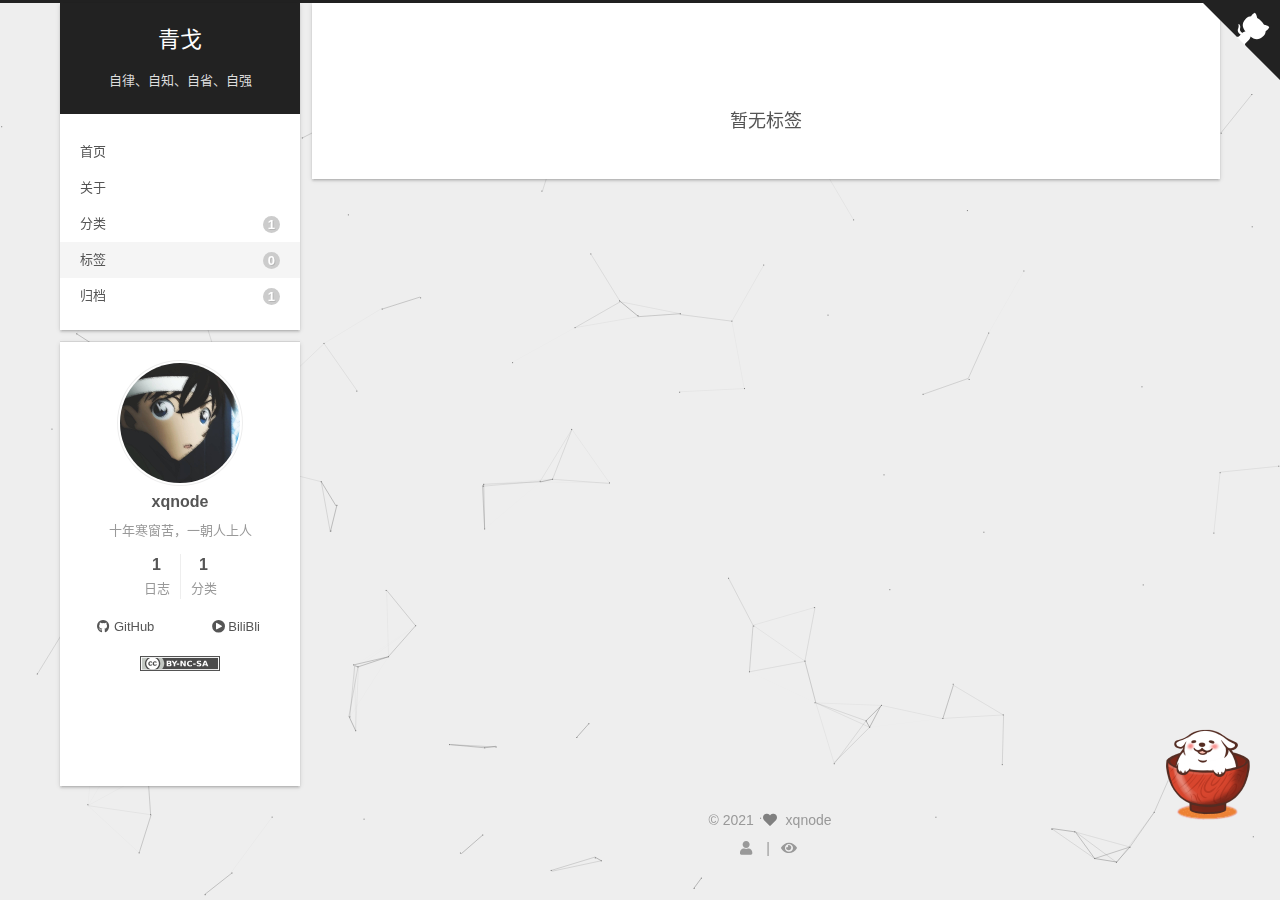
<file: tags/index.html>
<!DOCTYPE html>
<html lang="zh-CN">
<head>
  <meta charset="UTF-8">
<meta name="viewport" content="width=device-width, initial-scale=1, maximum-scale=2">
<meta name="theme-color" content="#222">
<meta name="generator" content="Hexo 5.4.0">
  <link rel="apple-touch-icon" sizes="180x180" href="/images/apple-touch-icon-next.png">
  <link rel="icon" type="image/png" sizes="32x32" href="/images/favicon-32x32-next.png">
  <link rel="icon" type="image/png" sizes="16x16" href="/images/favicon-16x16-next.png">
  <link rel="mask-icon" href="/images/logo.svg" color="#222">

<link rel="stylesheet" href="/css/main.css">


<link rel="stylesheet" href="/lib/font-awesome/css/all.min.css">

<script id="hexo-configurations">
    var NexT = window.NexT || {};
    var CONFIG = {"hostname":"xqnode.github.io","root":"/","scheme":"Gemini","version":"7.8.0","exturl":false,"sidebar":{"position":"left","display":"post","padding":18,"offset":12,"onmobile":false},"copycode":{"enable":false,"show_result":false,"style":null},"back2top":{"enable":true,"sidebar":false,"scrollpercent":false},"bookmark":{"enable":false,"color":"#222","save":"auto"},"fancybox":false,"mediumzoom":false,"lazyload":false,"pangu":false,"comments":{"style":"tabs","active":null,"storage":true,"lazyload":false,"nav":null},"algolia":{"hits":{"per_page":10},"labels":{"input_placeholder":"Search for Posts","hits_empty":"We didn't find any results for the search: ${query}","hits_stats":"${hits} results found in ${time} ms"}},"localsearch":{"enable":false,"trigger":"auto","top_n_per_article":1,"unescape":false,"preload":false},"motion":{"enable":false,"async":false,"transition":{"post_block":"fadeIn","post_header":"slideDownIn","post_body":"slideDownIn","coll_header":"slideLeftIn","sidebar":"slideUpIn"}}};
  </script>

  <meta name="description" content="十年寒窗苦，一朝人上人">
<meta property="og:type" content="website">
<meta property="og:title" content="青戈">
<meta property="og:url" content="https://xqnode.github.io/tags/index.html">
<meta property="og:site_name" content="青戈">
<meta property="og:description" content="十年寒窗苦，一朝人上人">
<meta property="og:locale" content="zh_CN">
<meta property="article:published_time" content="2021-08-12T07:38:52.000Z">
<meta property="article:modified_time" content="2021-08-12T10:28:30.059Z">
<meta property="article:author" content="xqnode">
<meta name="twitter:card" content="summary">

<link rel="canonical" href="https://xqnode.github.io/tags/">


<script id="page-configurations">
  // https://hexo.io/docs/variables.html
  CONFIG.page = {
    sidebar: "",
    isHome : false,
    isPost : false,
    lang   : 'zh-CN'
  };
</script>

  <title>标签 | 青戈
</title>
  






  <noscript>
  <style>
  .use-motion .brand,
  .use-motion .menu-item,
  .sidebar-inner,
  .use-motion .post-block,
  .use-motion .pagination,
  .use-motion .comments,
  .use-motion .post-header,
  .use-motion .post-body,
  .use-motion .collection-header { opacity: initial; }

  .use-motion .site-title,
  .use-motion .site-subtitle {
    opacity: initial;
    top: initial;
  }

  .use-motion .logo-line-before i { left: initial; }
  .use-motion .logo-line-after i { right: initial; }
  </style>
</noscript>

</head>

<body itemscope itemtype="http://schema.org/WebPage">
  <div class="container">
    <div class="headband"></div>

    <header class="header" itemscope itemtype="http://schema.org/WPHeader">
      <div class="header-inner"><div class="site-brand-container">
  <div class="site-nav-toggle">
    <div class="toggle" aria-label="切换导航栏">
      <span class="toggle-line toggle-line-first"></span>
      <span class="toggle-line toggle-line-middle"></span>
      <span class="toggle-line toggle-line-last"></span>
    </div>
  </div>

  <div class="site-meta">

    <a href="/" class="brand" rel="start">
      <span class="logo-line-before"><i></i></span>
      <h1 class="site-title">青戈</h1>
      <span class="logo-line-after"><i></i></span>
    </a>
      <p class="site-subtitle" itemprop="description">自律、自知、自省、自强</p>
  </div>

  <div class="site-nav-right">
    <div class="toggle popup-trigger">
    </div>
  </div>
</div>




<nav class="site-nav">
  <ul id="menu" class="main-menu menu">
        <li class="menu-item menu-item-home">

    <a href="/" rel="section"><i class="home fa-fw"></i>首页</a>

  </li>
        <li class="menu-item menu-item-about">

    <a href="/about/" rel="section"><i class="user fa-fw"></i>关于</a>

  </li>
        <li class="menu-item menu-item-categories">

    <a href="/categories/" rel="section"><i class="categories fa-fw"></i>分类<span class="badge">1</span></a>

  </li>
        <li class="menu-item menu-item-tags">

    <a href="/tags/" rel="section"><i class="tags fa-fw"></i>标签<span class="badge">0</span></a>

  </li>
        <li class="menu-item menu-item-archives">

    <a href="/archives/" rel="section"><i class="archives fa-fw"></i>归档<span class="badge">1</span></a>

  </li>
  </ul>
</nav>




</div>
    </header>

    
  <div class="back-to-top">
    <i class="fa fa-arrow-up"></i>
    <span>0%</span>
  </div>

  <a href="https://github.com/xqnode" class="github-corner" title="Follow me on GitHub" aria-label="Follow me on GitHub" rel="noopener" target="_blank"><svg width="80" height="80" viewBox="0 0 250 250" aria-hidden="true"><path d="M0,0 L115,115 L130,115 L142,142 L250,250 L250,0 Z"></path><path d="M128.3,109.0 C113.8,99.7 119.0,89.6 119.0,89.6 C122.0,82.7 120.5,78.6 120.5,78.6 C119.2,72.0 123.4,76.3 123.4,76.3 C127.3,80.9 125.5,87.3 125.5,87.3 C122.9,97.6 130.6,101.9 134.4,103.2" fill="currentColor" style="transform-origin: 130px 106px;" class="octo-arm"></path><path d="M115.0,115.0 C114.9,115.1 118.7,116.5 119.8,115.4 L133.7,101.6 C136.9,99.2 139.9,98.4 142.2,98.6 C133.8,88.0 127.5,74.4 143.8,58.0 C148.5,53.4 154.0,51.2 159.7,51.0 C160.3,49.4 163.2,43.6 171.4,40.1 C171.4,40.1 176.1,42.5 178.8,56.2 C183.1,58.6 187.2,61.8 190.9,65.4 C194.5,69.0 197.7,73.2 200.1,77.6 C213.8,80.2 216.3,84.9 216.3,84.9 C212.7,93.1 206.9,96.0 205.4,96.6 C205.1,102.4 203.0,107.8 198.3,112.5 C181.9,128.9 168.3,122.5 157.7,114.1 C157.9,116.9 156.7,120.9 152.7,124.9 L141.0,136.5 C139.8,137.7 141.6,141.9 141.8,141.8 Z" fill="currentColor" class="octo-body"></path></svg></a>


    <main class="main">
      <div class="main-inner">
        <div class="content-wrap">
          
  
  

          <div class="content page posts-expand">
            

    
    
    
    <div class="post-block" lang="zh-CN">
      <header class="post-header">

<h1 class="post-title" itemprop="name headline">
</h1>

<div class="post-meta">
  

</div>

</header>

      
      
      
      <div class="post-body">
          <div class="tag-cloud">
            <div class="tag-cloud-title">
              暂无标签
            </div>
            <div class="tag-cloud-tags">
              
            </div>
          </div>
        
      </div>
      
      
      
    </div>
    

    
    
    


          </div>
          

<script>
  window.addEventListener('tabs:register', () => {
    let { activeClass } = CONFIG.comments;
    if (CONFIG.comments.storage) {
      activeClass = localStorage.getItem('comments_active') || activeClass;
    }
    if (activeClass) {
      let activeTab = document.querySelector(`a[href="#comment-${activeClass}"]`);
      if (activeTab) {
        activeTab.click();
      }
    }
  });
  if (CONFIG.comments.storage) {
    window.addEventListener('tabs:click', event => {
      if (!event.target.matches('.tabs-comment .tab-content .tab-pane')) return;
      let commentClass = event.target.classList[1];
      localStorage.setItem('comments_active', commentClass);
    });
  }
</script>

        </div>
          
  
  <div class="toggle sidebar-toggle">
    <span class="toggle-line toggle-line-first"></span>
    <span class="toggle-line toggle-line-middle"></span>
    <span class="toggle-line toggle-line-last"></span>
  </div>

  <aside class="sidebar">
    <div class="sidebar-inner">


      <ul class="sidebar-nav motion-element">
        <li class="sidebar-nav-toc">
          文章目录
        </li>
        <li class="sidebar-nav-overview">
          站点概览
        </li>
      </ul>

      <!--noindex-->
      <div class="post-toc-wrap sidebar-panel">
      </div>
      <!--/noindex-->

      
      <div class="site-overview-wrap sidebar-panel">
        <div class="site-author motion-element" itemprop="author" itemscope itemtype="http://schema.org/Person">
    <img class="site-author-image" itemprop="image" alt="xqnode"
      src="/images/author.jpg">
  <p class="site-author-name" itemprop="name">xqnode</p>
  <div class="site-description" itemprop="description">十年寒窗苦，一朝人上人</div>
</div>
<div class="site-state-wrap motion-element">
  <nav class="site-state">
      <div class="site-state-item site-state-posts">
          <a href="/archives/">
        
          <span class="site-state-item-count">1</span>
          <span class="site-state-item-name">日志</span>
        </a>
      </div>
      <div class="site-state-item site-state-categories">
            <a href="/categories/">
          
        <span class="site-state-item-count">1</span>
        <span class="site-state-item-name">分类</span></a>
      </div>
  </nav>
</div>
  <div class="links-of-author motion-element">
      <span class="links-of-author-item">
        <a href="https://github.com/xqnode" title="GitHub → https:&#x2F;&#x2F;github.com&#x2F;xqnode" rel="noopener" target="_blank"><i class="fab fa-github fa-fw"></i>GitHub</a>
      </span>
      <span class="links-of-author-item">
        <a href="https://space.bilibili.com/402779077" title="BiliBli → https:&#x2F;&#x2F;space.bilibili.com&#x2F;402779077" rel="noopener" target="_blank"><i class="fa fa-play-circle fa-fw"></i>BiliBli</a>
      </span>
  </div>
  <div class="cc-license motion-element" itemprop="license">
    <a href="https://creativecommons.org/licenses/by-nc-sa/4.0/" class="cc-opacity" rel="noopener" target="_blank"><img src="/images/cc-by-nc-sa.svg" alt="Creative Commons"></a>
  </div>




         <!-- 音乐  -->
        <iframe frameborder="no" border="0" marginwidth="0" marginheight="0" width=330 height=86 src="//music.163.com/outchain/player?type=2&id=36392029&auto=1&height=66"></iframe>
      </div>

    </div>

   
  </aside>
  <div id="sidebar-dimmer"></div>



      </div>
    </main>

    <footer class="footer">
      <div class="footer-inner">
        

        

<div class="copyright">
  
  &copy; 
  <span itemprop="copyrightYear">2021</span>
  <span class="with-love">
    <i class="fa fa-heart"></i>
  </span>
  <span class="author" itemprop="copyrightHolder">xqnode</span>
</div>

        
<div class="busuanzi-count">
  <script async src="https://busuanzi.ibruce.info/busuanzi/2.3/busuanzi.pure.mini.js"></script>
    <span class="post-meta-item" id="busuanzi_container_site_uv" style="display: none;"></span>
      <span class="post-meta-item-icon">
        <i class="fa fa-user"></i>
      </span>
      <span class="site-uv" title="总访客量">
        <span id="busuanzi_value_site_uv"></span>
      </span>
    <span class="post-meta-divider">|</span>
    <span class="post-meta-item" id="busuanzi_container_site_pv" style="display: none;"> </span>
      <span class="post-meta-item-icon">
        <i class="fa fa-eye"></i>
      </span>
      <span class="site-pv" title="总访问量">
        <span id="busuanzi_value_site_pv"></span>
      </span>
</div>








      </div>
    </footer>
  </div>

  
  
  <script color='0,0,0' opacity='0.5' zIndex='-1' count='150' src="/lib/canvas-nest/canvas-nest.min.js"></script>
  <script src="/lib/anime.min.js"></script>

<script src="/js/utils.js"></script>


<script src="/js/schemes/pisces.js"></script>


<script src="/js/next-boot.js"></script>




  















  

  


  <!-- 页面点击小红心 -->
  <script type="text/javascript" src="/js/src/clicklove.js"></script>

<script src="/live2dw/lib/L2Dwidget.min.js?094cbace49a39548bed64abff5988b05"></script><script>L2Dwidget.init({"pluginRootPath":"live2dw/","pluginJsPath":"lib/","pluginModelPath":"assets/","tagMode":false,"model":{"jsonPath":"/live2dw/assets/wanko.model.json"},"display":{"position":"right","width":150,"height":300},"mobile":{"show":false},"log":false});</script></body>
</html>
</file>
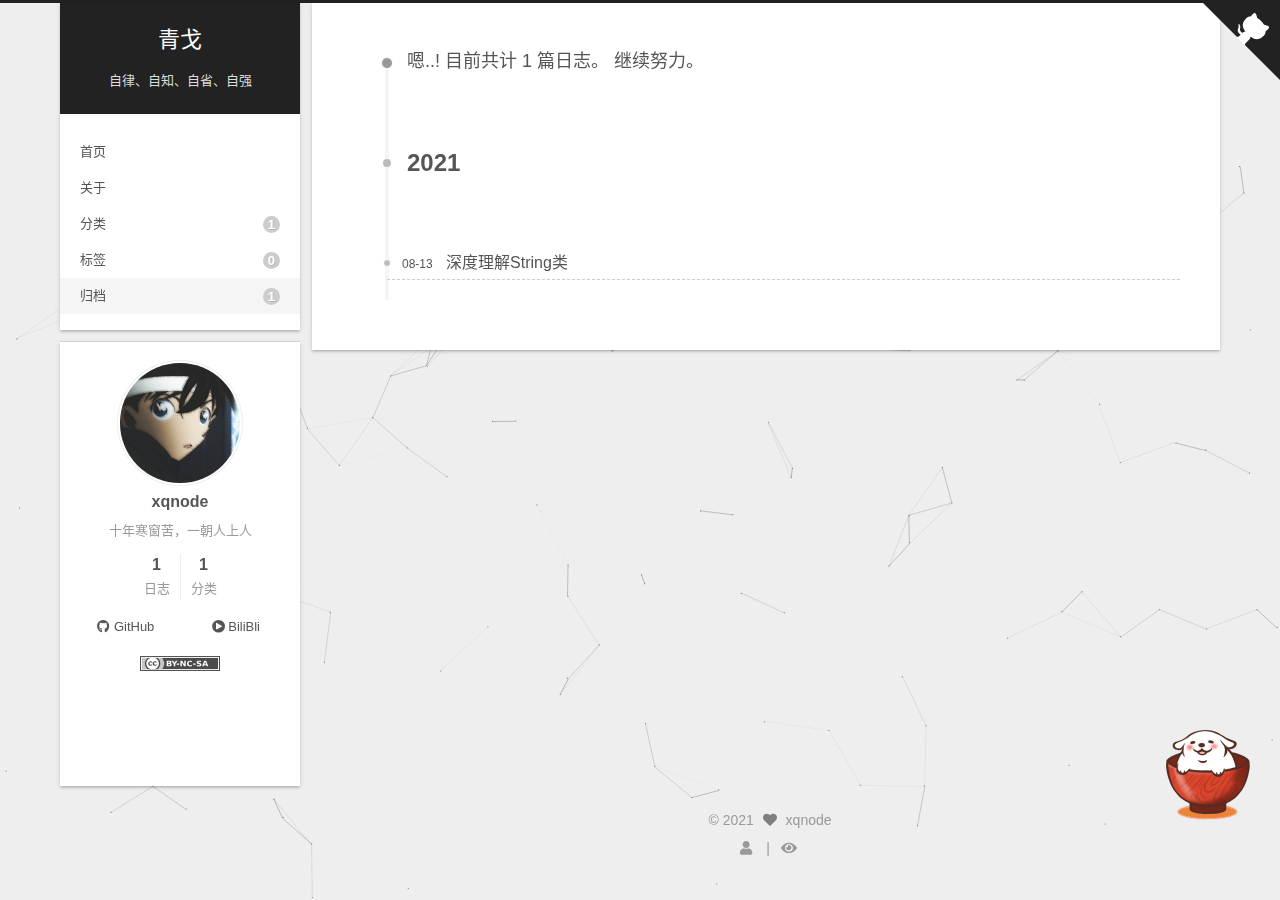
<file: archives/2021/index.html>
<!DOCTYPE html>
<html lang="zh-CN">
<head>
  <meta charset="UTF-8">
<meta name="viewport" content="width=device-width, initial-scale=1, maximum-scale=2">
<meta name="theme-color" content="#222">
<meta name="generator" content="Hexo 5.4.0">
  <link rel="apple-touch-icon" sizes="180x180" href="/images/apple-touch-icon-next.png">
  <link rel="icon" type="image/png" sizes="32x32" href="/images/favicon-32x32-next.png">
  <link rel="icon" type="image/png" sizes="16x16" href="/images/favicon-16x16-next.png">
  <link rel="mask-icon" href="/images/logo.svg" color="#222">

<link rel="stylesheet" href="/css/main.css">


<link rel="stylesheet" href="/lib/font-awesome/css/all.min.css">

<script id="hexo-configurations">
    var NexT = window.NexT || {};
    var CONFIG = {"hostname":"xqnode.github.io","root":"/","scheme":"Gemini","version":"7.8.0","exturl":false,"sidebar":{"position":"left","display":"post","padding":18,"offset":12,"onmobile":false},"copycode":{"enable":false,"show_result":false,"style":null},"back2top":{"enable":true,"sidebar":false,"scrollpercent":false},"bookmark":{"enable":false,"color":"#222","save":"auto"},"fancybox":false,"mediumzoom":false,"lazyload":false,"pangu":false,"comments":{"style":"tabs","active":null,"storage":true,"lazyload":false,"nav":null},"algolia":{"hits":{"per_page":10},"labels":{"input_placeholder":"Search for Posts","hits_empty":"We didn't find any results for the search: ${query}","hits_stats":"${hits} results found in ${time} ms"}},"localsearch":{"enable":false,"trigger":"auto","top_n_per_article":1,"unescape":false,"preload":false},"motion":{"enable":false,"async":false,"transition":{"post_block":"fadeIn","post_header":"slideDownIn","post_body":"slideDownIn","coll_header":"slideLeftIn","sidebar":"slideUpIn"}}};
  </script>

  <meta name="description" content="十年寒窗苦，一朝人上人">
<meta property="og:type" content="website">
<meta property="og:title" content="青戈">
<meta property="og:url" content="https://xqnode.github.io/archives/2021/index.html">
<meta property="og:site_name" content="青戈">
<meta property="og:description" content="十年寒窗苦，一朝人上人">
<meta property="og:locale" content="zh_CN">
<meta property="article:author" content="xqnode">
<meta name="twitter:card" content="summary">

<link rel="canonical" href="https://xqnode.github.io/archives/2021/">


<script id="page-configurations">
  // https://hexo.io/docs/variables.html
  CONFIG.page = {
    sidebar: "",
    isHome : false,
    isPost : false,
    lang   : 'zh-CN'
  };
</script>

  <title>归档 | 青戈</title>
  






  <noscript>
  <style>
  .use-motion .brand,
  .use-motion .menu-item,
  .sidebar-inner,
  .use-motion .post-block,
  .use-motion .pagination,
  .use-motion .comments,
  .use-motion .post-header,
  .use-motion .post-body,
  .use-motion .collection-header { opacity: initial; }

  .use-motion .site-title,
  .use-motion .site-subtitle {
    opacity: initial;
    top: initial;
  }

  .use-motion .logo-line-before i { left: initial; }
  .use-motion .logo-line-after i { right: initial; }
  </style>
</noscript>

</head>

<body itemscope itemtype="http://schema.org/WebPage">
  <div class="container">
    <div class="headband"></div>

    <header class="header" itemscope itemtype="http://schema.org/WPHeader">
      <div class="header-inner"><div class="site-brand-container">
  <div class="site-nav-toggle">
    <div class="toggle" aria-label="切换导航栏">
      <span class="toggle-line toggle-line-first"></span>
      <span class="toggle-line toggle-line-middle"></span>
      <span class="toggle-line toggle-line-last"></span>
    </div>
  </div>

  <div class="site-meta">

    <a href="/" class="brand" rel="start">
      <span class="logo-line-before"><i></i></span>
      <h1 class="site-title">青戈</h1>
      <span class="logo-line-after"><i></i></span>
    </a>
      <p class="site-subtitle" itemprop="description">自律、自知、自省、自强</p>
  </div>

  <div class="site-nav-right">
    <div class="toggle popup-trigger">
    </div>
  </div>
</div>




<nav class="site-nav">
  <ul id="menu" class="main-menu menu">
        <li class="menu-item menu-item-home">

    <a href="/" rel="section"><i class="home fa-fw"></i>首页</a>

  </li>
        <li class="menu-item menu-item-about">

    <a href="/about/" rel="section"><i class="user fa-fw"></i>关于</a>

  </li>
        <li class="menu-item menu-item-categories">

    <a href="/categories/" rel="section"><i class="categories fa-fw"></i>分类<span class="badge">1</span></a>

  </li>
        <li class="menu-item menu-item-tags">

    <a href="/tags/" rel="section"><i class="tags fa-fw"></i>标签<span class="badge">0</span></a>

  </li>
        <li class="menu-item menu-item-archives">

    <a href="/archives/" rel="section"><i class="archives fa-fw"></i>归档<span class="badge">1</span></a>

  </li>
  </ul>
</nav>




</div>
    </header>

    
  <div class="back-to-top">
    <i class="fa fa-arrow-up"></i>
    <span>0%</span>
  </div>

  <a href="https://github.com/xqnode" class="github-corner" title="Follow me on GitHub" aria-label="Follow me on GitHub" rel="noopener" target="_blank"><svg width="80" height="80" viewBox="0 0 250 250" aria-hidden="true"><path d="M0,0 L115,115 L130,115 L142,142 L250,250 L250,0 Z"></path><path d="M128.3,109.0 C113.8,99.7 119.0,89.6 119.0,89.6 C122.0,82.7 120.5,78.6 120.5,78.6 C119.2,72.0 123.4,76.3 123.4,76.3 C127.3,80.9 125.5,87.3 125.5,87.3 C122.9,97.6 130.6,101.9 134.4,103.2" fill="currentColor" style="transform-origin: 130px 106px;" class="octo-arm"></path><path d="M115.0,115.0 C114.9,115.1 118.7,116.5 119.8,115.4 L133.7,101.6 C136.9,99.2 139.9,98.4 142.2,98.6 C133.8,88.0 127.5,74.4 143.8,58.0 C148.5,53.4 154.0,51.2 159.7,51.0 C160.3,49.4 163.2,43.6 171.4,40.1 C171.4,40.1 176.1,42.5 178.8,56.2 C183.1,58.6 187.2,61.8 190.9,65.4 C194.5,69.0 197.7,73.2 200.1,77.6 C213.8,80.2 216.3,84.9 216.3,84.9 C212.7,93.1 206.9,96.0 205.4,96.6 C205.1,102.4 203.0,107.8 198.3,112.5 C181.9,128.9 168.3,122.5 157.7,114.1 C157.9,116.9 156.7,120.9 152.7,124.9 L141.0,136.5 C139.8,137.7 141.6,141.9 141.8,141.8 Z" fill="currentColor" class="octo-body"></path></svg></a>


    <main class="main">
      <div class="main-inner">
        <div class="content-wrap">
          

          <div class="content archive">
            

  
  
  
  <div class="post-block">
    <div class="posts-collapse">
      <div class="collection-title">
        <span class="collection-header">嗯..! 目前共计 1 篇日志。 继续努力。</span>
      </div>

      
    <div class="collection-year">
      <span class="collection-header">2021</span>
    </div>

  <article itemscope itemtype="http://schema.org/Article">
    <header class="post-header">

      <div class="post-meta">
        <time itemprop="dateCreated"
              datetime="2021-08-13T16:27:45+08:00"
              content="2021-08-13">
          08-13
        </time>
      </div>

      <div class="post-title">
          <a class="post-title-link" href="/2021/08/13/%E6%B7%B1%E5%BA%A6%E7%90%86%E8%A7%A3String%E7%B1%BB/" itemprop="url">
            <span itemprop="name">深度理解String类</span>
          </a>
      </div>

    </header>
  </article>


    </div>
  </div>
  
  
  

  



          </div>
          

<script>
  window.addEventListener('tabs:register', () => {
    let { activeClass } = CONFIG.comments;
    if (CONFIG.comments.storage) {
      activeClass = localStorage.getItem('comments_active') || activeClass;
    }
    if (activeClass) {
      let activeTab = document.querySelector(`a[href="#comment-${activeClass}"]`);
      if (activeTab) {
        activeTab.click();
      }
    }
  });
  if (CONFIG.comments.storage) {
    window.addEventListener('tabs:click', event => {
      if (!event.target.matches('.tabs-comment .tab-content .tab-pane')) return;
      let commentClass = event.target.classList[1];
      localStorage.setItem('comments_active', commentClass);
    });
  }
</script>

        </div>
          
  
  <div class="toggle sidebar-toggle">
    <span class="toggle-line toggle-line-first"></span>
    <span class="toggle-line toggle-line-middle"></span>
    <span class="toggle-line toggle-line-last"></span>
  </div>

  <aside class="sidebar">
    <div class="sidebar-inner">


      <ul class="sidebar-nav motion-element">
        <li class="sidebar-nav-toc">
          文章目录
        </li>
        <li class="sidebar-nav-overview">
          站点概览
        </li>
      </ul>

      <!--noindex-->
      <div class="post-toc-wrap sidebar-panel">
      </div>
      <!--/noindex-->

      
      <div class="site-overview-wrap sidebar-panel">
        <div class="site-author motion-element" itemprop="author" itemscope itemtype="http://schema.org/Person">
    <img class="site-author-image" itemprop="image" alt="xqnode"
      src="/images/author.jpg">
  <p class="site-author-name" itemprop="name">xqnode</p>
  <div class="site-description" itemprop="description">十年寒窗苦，一朝人上人</div>
</div>
<div class="site-state-wrap motion-element">
  <nav class="site-state">
      <div class="site-state-item site-state-posts">
          <a href="/archives/">
        
          <span class="site-state-item-count">1</span>
          <span class="site-state-item-name">日志</span>
        </a>
      </div>
      <div class="site-state-item site-state-categories">
            <a href="/categories/">
          
        <span class="site-state-item-count">1</span>
        <span class="site-state-item-name">分类</span></a>
      </div>
  </nav>
</div>
  <div class="links-of-author motion-element">
      <span class="links-of-author-item">
        <a href="https://github.com/xqnode" title="GitHub → https:&#x2F;&#x2F;github.com&#x2F;xqnode" rel="noopener" target="_blank"><i class="fab fa-github fa-fw"></i>GitHub</a>
      </span>
      <span class="links-of-author-item">
        <a href="https://space.bilibili.com/402779077" title="BiliBli → https:&#x2F;&#x2F;space.bilibili.com&#x2F;402779077" rel="noopener" target="_blank"><i class="fa fa-play-circle fa-fw"></i>BiliBli</a>
      </span>
  </div>
  <div class="cc-license motion-element" itemprop="license">
    <a href="https://creativecommons.org/licenses/by-nc-sa/4.0/" class="cc-opacity" rel="noopener" target="_blank"><img src="/images/cc-by-nc-sa.svg" alt="Creative Commons"></a>
  </div>




         <!-- 音乐  -->
        <iframe frameborder="no" border="0" marginwidth="0" marginheight="0" width=330 height=86 src="//music.163.com/outchain/player?type=2&id=36392029&auto=1&height=66"></iframe>
      </div>

    </div>

   
  </aside>
  <div id="sidebar-dimmer"></div>



      </div>
    </main>

    <footer class="footer">
      <div class="footer-inner">
        

        

<div class="copyright">
  
  &copy; 
  <span itemprop="copyrightYear">2021</span>
  <span class="with-love">
    <i class="fa fa-heart"></i>
  </span>
  <span class="author" itemprop="copyrightHolder">xqnode</span>
</div>

        
<div class="busuanzi-count">
  <script async src="https://busuanzi.ibruce.info/busuanzi/2.3/busuanzi.pure.mini.js"></script>
    <span class="post-meta-item" id="busuanzi_container_site_uv" style="display: none;"></span>
      <span class="post-meta-item-icon">
        <i class="fa fa-user"></i>
      </span>
      <span class="site-uv" title="总访客量">
        <span id="busuanzi_value_site_uv"></span>
      </span>
    <span class="post-meta-divider">|</span>
    <span class="post-meta-item" id="busuanzi_container_site_pv" style="display: none;"> </span>
      <span class="post-meta-item-icon">
        <i class="fa fa-eye"></i>
      </span>
      <span class="site-pv" title="总访问量">
        <span id="busuanzi_value_site_pv"></span>
      </span>
</div>








      </div>
    </footer>
  </div>

  
  
  <script color='0,0,0' opacity='0.5' zIndex='-1' count='150' src="/lib/canvas-nest/canvas-nest.min.js"></script>
  <script src="/lib/anime.min.js"></script>

<script src="/js/utils.js"></script>


<script src="/js/schemes/pisces.js"></script>


<script src="/js/next-boot.js"></script>




  















  

  


  <!-- 页面点击小红心 -->
  <script type="text/javascript" src="/js/src/clicklove.js"></script>

<script src="/live2dw/lib/L2Dwidget.min.js?094cbace49a39548bed64abff5988b05"></script><script>L2Dwidget.init({"pluginRootPath":"live2dw/","pluginJsPath":"lib/","pluginModelPath":"assets/","tagMode":false,"model":{"jsonPath":"/live2dw/assets/wanko.model.json"},"display":{"position":"right","width":150,"height":300},"mobile":{"show":false},"log":false});</script></body>
</html>
</file>
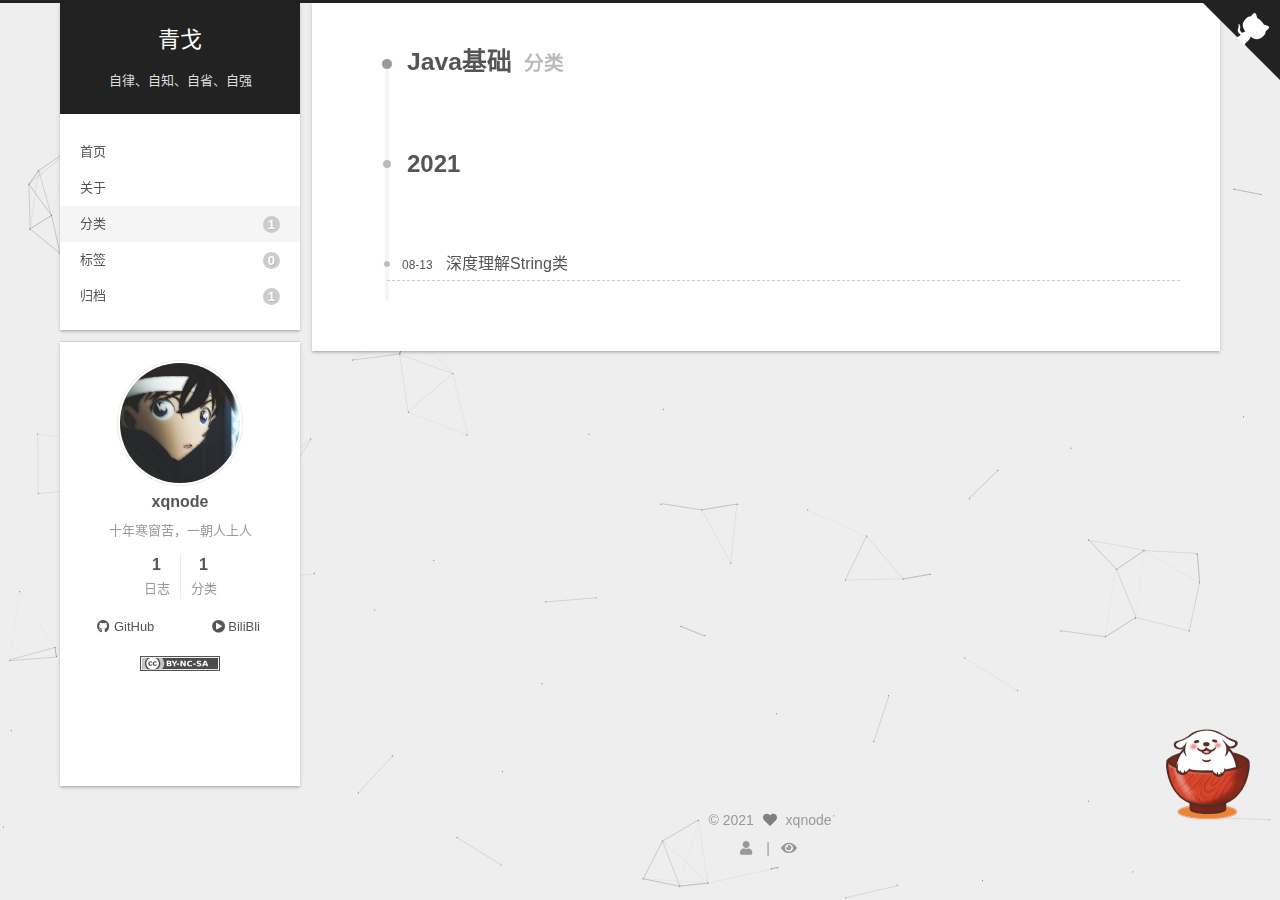
<file: categories/Java基础/index.html>
<!DOCTYPE html>
<html lang="zh-CN">
<head>
  <meta charset="UTF-8">
<meta name="viewport" content="width=device-width, initial-scale=1, maximum-scale=2">
<meta name="theme-color" content="#222">
<meta name="generator" content="Hexo 5.4.0">
  <link rel="apple-touch-icon" sizes="180x180" href="/images/apple-touch-icon-next.png">
  <link rel="icon" type="image/png" sizes="32x32" href="/images/favicon-32x32-next.png">
  <link rel="icon" type="image/png" sizes="16x16" href="/images/favicon-16x16-next.png">
  <link rel="mask-icon" href="/images/logo.svg" color="#222">

<link rel="stylesheet" href="/css/main.css">


<link rel="stylesheet" href="/lib/font-awesome/css/all.min.css">

<script id="hexo-configurations">
    var NexT = window.NexT || {};
    var CONFIG = {"hostname":"xqnode.github.io","root":"/","scheme":"Gemini","version":"7.8.0","exturl":false,"sidebar":{"position":"left","display":"post","padding":18,"offset":12,"onmobile":false},"copycode":{"enable":false,"show_result":false,"style":null},"back2top":{"enable":true,"sidebar":false,"scrollpercent":false},"bookmark":{"enable":false,"color":"#222","save":"auto"},"fancybox":false,"mediumzoom":false,"lazyload":false,"pangu":false,"comments":{"style":"tabs","active":null,"storage":true,"lazyload":false,"nav":null},"algolia":{"hits":{"per_page":10},"labels":{"input_placeholder":"Search for Posts","hits_empty":"We didn't find any results for the search: ${query}","hits_stats":"${hits} results found in ${time} ms"}},"localsearch":{"enable":false,"trigger":"auto","top_n_per_article":1,"unescape":false,"preload":false},"motion":{"enable":false,"async":false,"transition":{"post_block":"fadeIn","post_header":"slideDownIn","post_body":"slideDownIn","coll_header":"slideLeftIn","sidebar":"slideUpIn"}}};
  </script>

  <meta name="description" content="十年寒窗苦，一朝人上人">
<meta property="og:type" content="website">
<meta property="og:title" content="青戈">
<meta property="og:url" content="https://xqnode.github.io/categories/Java%E5%9F%BA%E7%A1%80/index.html">
<meta property="og:site_name" content="青戈">
<meta property="og:description" content="十年寒窗苦，一朝人上人">
<meta property="og:locale" content="zh_CN">
<meta property="article:author" content="xqnode">
<meta name="twitter:card" content="summary">

<link rel="canonical" href="https://xqnode.github.io/categories/Java%E5%9F%BA%E7%A1%80/">


<script id="page-configurations">
  // https://hexo.io/docs/variables.html
  CONFIG.page = {
    sidebar: "",
    isHome : false,
    isPost : false,
    lang   : 'zh-CN'
  };
</script>

  <title>分类: Java基础 | 青戈</title>
  






  <noscript>
  <style>
  .use-motion .brand,
  .use-motion .menu-item,
  .sidebar-inner,
  .use-motion .post-block,
  .use-motion .pagination,
  .use-motion .comments,
  .use-motion .post-header,
  .use-motion .post-body,
  .use-motion .collection-header { opacity: initial; }

  .use-motion .site-title,
  .use-motion .site-subtitle {
    opacity: initial;
    top: initial;
  }

  .use-motion .logo-line-before i { left: initial; }
  .use-motion .logo-line-after i { right: initial; }
  </style>
</noscript>

</head>

<body itemscope itemtype="http://schema.org/WebPage">
  <div class="container">
    <div class="headband"></div>

    <header class="header" itemscope itemtype="http://schema.org/WPHeader">
      <div class="header-inner"><div class="site-brand-container">
  <div class="site-nav-toggle">
    <div class="toggle" aria-label="切换导航栏">
      <span class="toggle-line toggle-line-first"></span>
      <span class="toggle-line toggle-line-middle"></span>
      <span class="toggle-line toggle-line-last"></span>
    </div>
  </div>

  <div class="site-meta">

    <a href="/" class="brand" rel="start">
      <span class="logo-line-before"><i></i></span>
      <h1 class="site-title">青戈</h1>
      <span class="logo-line-after"><i></i></span>
    </a>
      <p class="site-subtitle" itemprop="description">自律、自知、自省、自强</p>
  </div>

  <div class="site-nav-right">
    <div class="toggle popup-trigger">
    </div>
  </div>
</div>




<nav class="site-nav">
  <ul id="menu" class="main-menu menu">
        <li class="menu-item menu-item-home">

    <a href="/" rel="section"><i class="home fa-fw"></i>首页</a>

  </li>
        <li class="menu-item menu-item-about">

    <a href="/about/" rel="section"><i class="user fa-fw"></i>关于</a>

  </li>
        <li class="menu-item menu-item-categories">

    <a href="/categories/" rel="section"><i class="categories fa-fw"></i>分类<span class="badge">1</span></a>

  </li>
        <li class="menu-item menu-item-tags">

    <a href="/tags/" rel="section"><i class="tags fa-fw"></i>标签<span class="badge">0</span></a>

  </li>
        <li class="menu-item menu-item-archives">

    <a href="/archives/" rel="section"><i class="archives fa-fw"></i>归档<span class="badge">1</span></a>

  </li>
  </ul>
</nav>




</div>
    </header>

    
  <div class="back-to-top">
    <i class="fa fa-arrow-up"></i>
    <span>0%</span>
  </div>

  <a href="https://github.com/xqnode" class="github-corner" title="Follow me on GitHub" aria-label="Follow me on GitHub" rel="noopener" target="_blank"><svg width="80" height="80" viewBox="0 0 250 250" aria-hidden="true"><path d="M0,0 L115,115 L130,115 L142,142 L250,250 L250,0 Z"></path><path d="M128.3,109.0 C113.8,99.7 119.0,89.6 119.0,89.6 C122.0,82.7 120.5,78.6 120.5,78.6 C119.2,72.0 123.4,76.3 123.4,76.3 C127.3,80.9 125.5,87.3 125.5,87.3 C122.9,97.6 130.6,101.9 134.4,103.2" fill="currentColor" style="transform-origin: 130px 106px;" class="octo-arm"></path><path d="M115.0,115.0 C114.9,115.1 118.7,116.5 119.8,115.4 L133.7,101.6 C136.9,99.2 139.9,98.4 142.2,98.6 C133.8,88.0 127.5,74.4 143.8,58.0 C148.5,53.4 154.0,51.2 159.7,51.0 C160.3,49.4 163.2,43.6 171.4,40.1 C171.4,40.1 176.1,42.5 178.8,56.2 C183.1,58.6 187.2,61.8 190.9,65.4 C194.5,69.0 197.7,73.2 200.1,77.6 C213.8,80.2 216.3,84.9 216.3,84.9 C212.7,93.1 206.9,96.0 205.4,96.6 C205.1,102.4 203.0,107.8 198.3,112.5 C181.9,128.9 168.3,122.5 157.7,114.1 C157.9,116.9 156.7,120.9 152.7,124.9 L141.0,136.5 C139.8,137.7 141.6,141.9 141.8,141.8 Z" fill="currentColor" class="octo-body"></path></svg></a>


    <main class="main">
      <div class="main-inner">
        <div class="content-wrap">
          

          <div class="content category">
            

  
  
  
  <div class="post-block">
    <div class="posts-collapse">
      <div class="collection-title">
        <h2 class="collection-header">Java基础
          <small>分类</small>
        </h2>
      </div>

      
    <div class="collection-year">
      <span class="collection-header">2021</span>
    </div>

  <article itemscope itemtype="http://schema.org/Article">
    <header class="post-header">

      <div class="post-meta">
        <time itemprop="dateCreated"
              datetime="2021-08-13T16:27:45+08:00"
              content="2021-08-13">
          08-13
        </time>
      </div>

      <div class="post-title">
          <a class="post-title-link" href="/2021/08/13/%E6%B7%B1%E5%BA%A6%E7%90%86%E8%A7%A3String%E7%B1%BB/" itemprop="url">
            <span itemprop="name">深度理解String类</span>
          </a>
      </div>

    </header>
  </article>

    </div>
  </div>
  
  
  

  



          </div>
          

<script>
  window.addEventListener('tabs:register', () => {
    let { activeClass } = CONFIG.comments;
    if (CONFIG.comments.storage) {
      activeClass = localStorage.getItem('comments_active') || activeClass;
    }
    if (activeClass) {
      let activeTab = document.querySelector(`a[href="#comment-${activeClass}"]`);
      if (activeTab) {
        activeTab.click();
      }
    }
  });
  if (CONFIG.comments.storage) {
    window.addEventListener('tabs:click', event => {
      if (!event.target.matches('.tabs-comment .tab-content .tab-pane')) return;
      let commentClass = event.target.classList[1];
      localStorage.setItem('comments_active', commentClass);
    });
  }
</script>

        </div>
          
  
  <div class="toggle sidebar-toggle">
    <span class="toggle-line toggle-line-first"></span>
    <span class="toggle-line toggle-line-middle"></span>
    <span class="toggle-line toggle-line-last"></span>
  </div>

  <aside class="sidebar">
    <div class="sidebar-inner">


      <ul class="sidebar-nav motion-element">
        <li class="sidebar-nav-toc">
          文章目录
        </li>
        <li class="sidebar-nav-overview">
          站点概览
        </li>
      </ul>

      <!--noindex-->
      <div class="post-toc-wrap sidebar-panel">
      </div>
      <!--/noindex-->

      
      <div class="site-overview-wrap sidebar-panel">
        <div class="site-author motion-element" itemprop="author" itemscope itemtype="http://schema.org/Person">
    <img class="site-author-image" itemprop="image" alt="xqnode"
      src="/images/author.jpg">
  <p class="site-author-name" itemprop="name">xqnode</p>
  <div class="site-description" itemprop="description">十年寒窗苦，一朝人上人</div>
</div>
<div class="site-state-wrap motion-element">
  <nav class="site-state">
      <div class="site-state-item site-state-posts">
          <a href="/archives/">
        
          <span class="site-state-item-count">1</span>
          <span class="site-state-item-name">日志</span>
        </a>
      </div>
      <div class="site-state-item site-state-categories">
            <a href="/categories/">
          
        <span class="site-state-item-count">1</span>
        <span class="site-state-item-name">分类</span></a>
      </div>
  </nav>
</div>
  <div class="links-of-author motion-element">
      <span class="links-of-author-item">
        <a href="https://github.com/xqnode" title="GitHub → https:&#x2F;&#x2F;github.com&#x2F;xqnode" rel="noopener" target="_blank"><i class="fab fa-github fa-fw"></i>GitHub</a>
      </span>
      <span class="links-of-author-item">
        <a href="https://space.bilibili.com/402779077" title="BiliBli → https:&#x2F;&#x2F;space.bilibili.com&#x2F;402779077" rel="noopener" target="_blank"><i class="fa fa-play-circle fa-fw"></i>BiliBli</a>
      </span>
  </div>
  <div class="cc-license motion-element" itemprop="license">
    <a href="https://creativecommons.org/licenses/by-nc-sa/4.0/" class="cc-opacity" rel="noopener" target="_blank"><img src="/images/cc-by-nc-sa.svg" alt="Creative Commons"></a>
  </div>




         <!-- 音乐  -->
        <iframe frameborder="no" border="0" marginwidth="0" marginheight="0" width=330 height=86 src="//music.163.com/outchain/player?type=2&id=36392029&auto=1&height=66"></iframe>
      </div>

    </div>

   
  </aside>
  <div id="sidebar-dimmer"></div>



      </div>
    </main>

    <footer class="footer">
      <div class="footer-inner">
        

        

<div class="copyright">
  
  &copy; 
  <span itemprop="copyrightYear">2021</span>
  <span class="with-love">
    <i class="fa fa-heart"></i>
  </span>
  <span class="author" itemprop="copyrightHolder">xqnode</span>
</div>

        
<div class="busuanzi-count">
  <script async src="https://busuanzi.ibruce.info/busuanzi/2.3/busuanzi.pure.mini.js"></script>
    <span class="post-meta-item" id="busuanzi_container_site_uv" style="display: none;"></span>
      <span class="post-meta-item-icon">
        <i class="fa fa-user"></i>
      </span>
      <span class="site-uv" title="总访客量">
        <span id="busuanzi_value_site_uv"></span>
      </span>
    <span class="post-meta-divider">|</span>
    <span class="post-meta-item" id="busuanzi_container_site_pv" style="display: none;"> </span>
      <span class="post-meta-item-icon">
        <i class="fa fa-eye"></i>
      </span>
      <span class="site-pv" title="总访问量">
        <span id="busuanzi_value_site_pv"></span>
      </span>
</div>








      </div>
    </footer>
  </div>

  
  
  <script color='0,0,0' opacity='0.5' zIndex='-1' count='150' src="/lib/canvas-nest/canvas-nest.min.js"></script>
  <script src="/lib/anime.min.js"></script>

<script src="/js/utils.js"></script>


<script src="/js/schemes/pisces.js"></script>


<script src="/js/next-boot.js"></script>




  















  

  


  <!-- 页面点击小红心 -->
  <script type="text/javascript" src="/js/src/clicklove.js"></script>

<script src="/live2dw/lib/L2Dwidget.min.js?094cbace49a39548bed64abff5988b05"></script><script>L2Dwidget.init({"pluginRootPath":"live2dw/","pluginJsPath":"lib/","pluginModelPath":"assets/","tagMode":false,"model":{"jsonPath":"/live2dw/assets/wanko.model.json"},"display":{"position":"right","width":150,"height":300},"mobile":{"show":false},"log":false});</script></body>
</html>
</file>
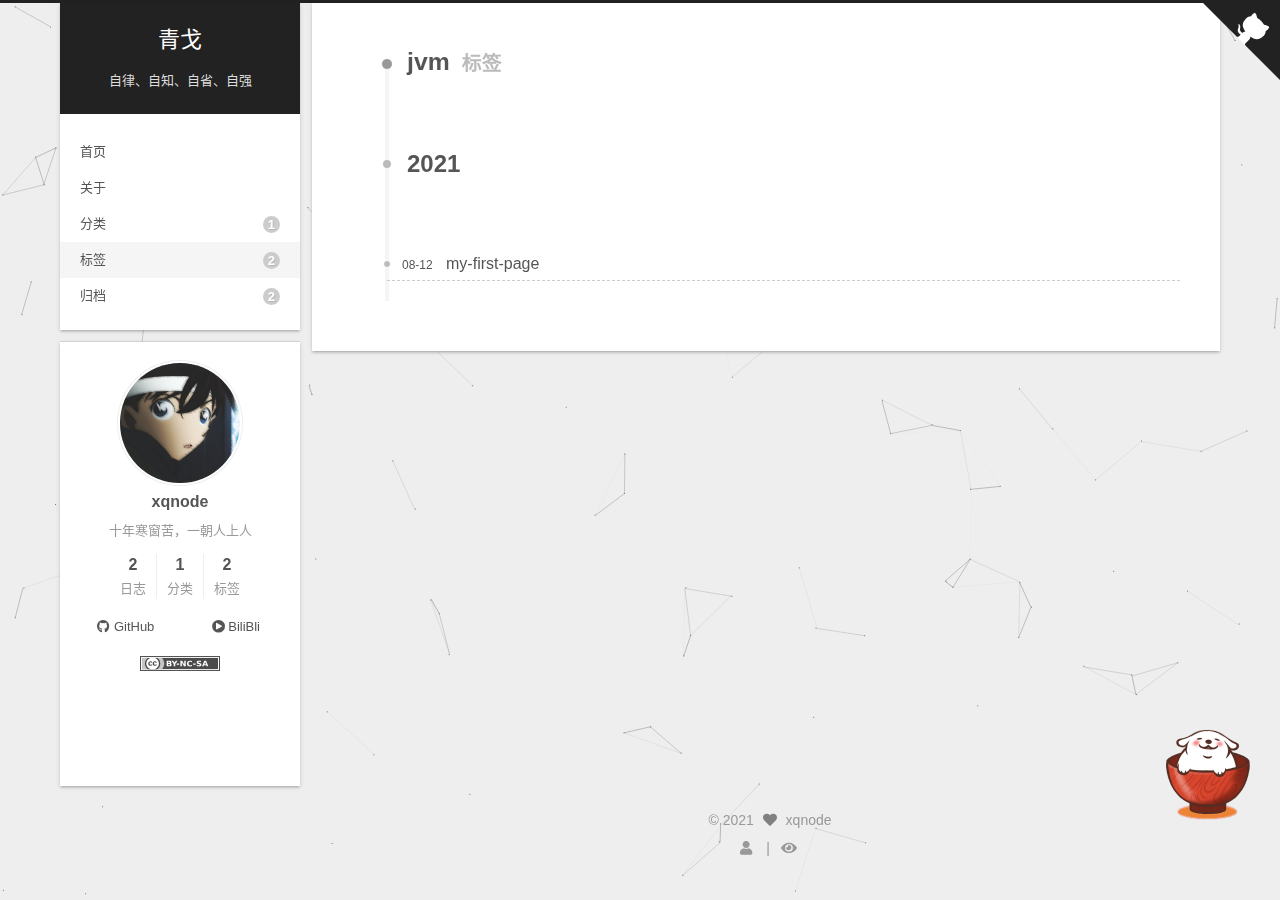
<file: tags/jvm/index.html>
<!DOCTYPE html>
<html lang="zh-CN">
<head>
  <meta charset="UTF-8">
<meta name="viewport" content="width=device-width, initial-scale=1, maximum-scale=2">
<meta name="theme-color" content="#222">
<meta name="generator" content="Hexo 5.4.0">
  <link rel="apple-touch-icon" sizes="180x180" href="/images/apple-touch-icon-next.png">
  <link rel="icon" type="image/png" sizes="32x32" href="/images/favicon-32x32-next.png">
  <link rel="icon" type="image/png" sizes="16x16" href="/images/favicon-16x16-next.png">
  <link rel="mask-icon" href="/images/logo.svg" color="#222">

<link rel="stylesheet" href="/css/main.css">


<link rel="stylesheet" href="/lib/font-awesome/css/all.min.css">

<script id="hexo-configurations">
    var NexT = window.NexT || {};
    var CONFIG = {"hostname":"xqnode.github.io","root":"/","scheme":"Gemini","version":"7.8.0","exturl":false,"sidebar":{"position":"left","display":"post","padding":18,"offset":12,"onmobile":false},"copycode":{"enable":false,"show_result":false,"style":null},"back2top":{"enable":true,"sidebar":false,"scrollpercent":false},"bookmark":{"enable":false,"color":"#222","save":"auto"},"fancybox":false,"mediumzoom":false,"lazyload":false,"pangu":false,"comments":{"style":"tabs","active":null,"storage":true,"lazyload":false,"nav":null},"algolia":{"hits":{"per_page":10},"labels":{"input_placeholder":"Search for Posts","hits_empty":"We didn't find any results for the search: ${query}","hits_stats":"${hits} results found in ${time} ms"}},"localsearch":{"enable":false,"trigger":"auto","top_n_per_article":1,"unescape":false,"preload":false},"motion":{"enable":false,"async":false,"transition":{"post_block":"fadeIn","post_header":"slideDownIn","post_body":"slideDownIn","coll_header":"slideLeftIn","sidebar":"slideUpIn"}}};
  </script>

  <meta name="description" content="十年寒窗苦，一朝人上人">
<meta property="og:type" content="website">
<meta property="og:title" content="青戈">
<meta property="og:url" content="https://xqnode.github.io/tags/jvm/index.html">
<meta property="og:site_name" content="青戈">
<meta property="og:description" content="十年寒窗苦，一朝人上人">
<meta property="og:locale" content="zh_CN">
<meta property="article:author" content="xqnode">
<meta name="twitter:card" content="summary">

<link rel="canonical" href="https://xqnode.github.io/tags/jvm/">


<script id="page-configurations">
  // https://hexo.io/docs/variables.html
  CONFIG.page = {
    sidebar: "",
    isHome : false,
    isPost : false,
    lang   : 'zh-CN'
  };
</script>

  <title>标签: jvm | 青戈</title>
  






  <noscript>
  <style>
  .use-motion .brand,
  .use-motion .menu-item,
  .sidebar-inner,
  .use-motion .post-block,
  .use-motion .pagination,
  .use-motion .comments,
  .use-motion .post-header,
  .use-motion .post-body,
  .use-motion .collection-header { opacity: initial; }

  .use-motion .site-title,
  .use-motion .site-subtitle {
    opacity: initial;
    top: initial;
  }

  .use-motion .logo-line-before i { left: initial; }
  .use-motion .logo-line-after i { right: initial; }
  </style>
</noscript>

</head>

<body itemscope itemtype="http://schema.org/WebPage">
  <div class="container">
    <div class="headband"></div>

    <header class="header" itemscope itemtype="http://schema.org/WPHeader">
      <div class="header-inner"><div class="site-brand-container">
  <div class="site-nav-toggle">
    <div class="toggle" aria-label="切换导航栏">
      <span class="toggle-line toggle-line-first"></span>
      <span class="toggle-line toggle-line-middle"></span>
      <span class="toggle-line toggle-line-last"></span>
    </div>
  </div>

  <div class="site-meta">

    <a href="/" class="brand" rel="start">
      <span class="logo-line-before"><i></i></span>
      <h1 class="site-title">青戈</h1>
      <span class="logo-line-after"><i></i></span>
    </a>
      <p class="site-subtitle" itemprop="description">自律、自知、自省、自强</p>
  </div>

  <div class="site-nav-right">
    <div class="toggle popup-trigger">
    </div>
  </div>
</div>




<nav class="site-nav">
  <ul id="menu" class="main-menu menu">
        <li class="menu-item menu-item-home">

    <a href="/" rel="section"><i class="home fa-fw"></i>首页</a>

  </li>
        <li class="menu-item menu-item-about">

    <a href="/about/" rel="section"><i class="user fa-fw"></i>关于</a>

  </li>
        <li class="menu-item menu-item-categories">

    <a href="/categories/" rel="section"><i class="categories fa-fw"></i>分类<span class="badge">1</span></a>

  </li>
        <li class="menu-item menu-item-tags">

    <a href="/tags/" rel="section"><i class="tags fa-fw"></i>标签<span class="badge">2</span></a>

  </li>
        <li class="menu-item menu-item-archives">

    <a href="/archives/" rel="section"><i class="archives fa-fw"></i>归档<span class="badge">2</span></a>

  </li>
  </ul>
</nav>




</div>
    </header>

    
  <div class="back-to-top">
    <i class="fa fa-arrow-up"></i>
    <span>0%</span>
  </div>

  <a href="https://github.com/xqnode" class="github-corner" title="Follow me on GitHub" aria-label="Follow me on GitHub" rel="noopener" target="_blank"><svg width="80" height="80" viewBox="0 0 250 250" aria-hidden="true"><path d="M0,0 L115,115 L130,115 L142,142 L250,250 L250,0 Z"></path><path d="M128.3,109.0 C113.8,99.7 119.0,89.6 119.0,89.6 C122.0,82.7 120.5,78.6 120.5,78.6 C119.2,72.0 123.4,76.3 123.4,76.3 C127.3,80.9 125.5,87.3 125.5,87.3 C122.9,97.6 130.6,101.9 134.4,103.2" fill="currentColor" style="transform-origin: 130px 106px;" class="octo-arm"></path><path d="M115.0,115.0 C114.9,115.1 118.7,116.5 119.8,115.4 L133.7,101.6 C136.9,99.2 139.9,98.4 142.2,98.6 C133.8,88.0 127.5,74.4 143.8,58.0 C148.5,53.4 154.0,51.2 159.7,51.0 C160.3,49.4 163.2,43.6 171.4,40.1 C171.4,40.1 176.1,42.5 178.8,56.2 C183.1,58.6 187.2,61.8 190.9,65.4 C194.5,69.0 197.7,73.2 200.1,77.6 C213.8,80.2 216.3,84.9 216.3,84.9 C212.7,93.1 206.9,96.0 205.4,96.6 C205.1,102.4 203.0,107.8 198.3,112.5 C181.9,128.9 168.3,122.5 157.7,114.1 C157.9,116.9 156.7,120.9 152.7,124.9 L141.0,136.5 C139.8,137.7 141.6,141.9 141.8,141.8 Z" fill="currentColor" class="octo-body"></path></svg></a>


    <main class="main">
      <div class="main-inner">
        <div class="content-wrap">
          

          <div class="content tag">
            

  
  
  
  <div class="post-block">
    <div class="posts-collapse">
      <div class="collection-title">
        <h2 class="collection-header">jvm
          <small>标签</small>
        </h2>
      </div>

      
    <div class="collection-year">
      <span class="collection-header">2021</span>
    </div>

  <article itemscope itemtype="http://schema.org/Article">
    <header class="post-header">

      <div class="post-meta">
        <time itemprop="dateCreated"
              datetime="2021-08-12T11:45:00+08:00"
              content="2021-08-12">
          08-12
        </time>
      </div>

      <div class="post-title">
          <a class="post-title-link" href="/2021/08/12/my-first-page/" itemprop="url">
            <span itemprop="name">my-first-page</span>
          </a>
      </div>

    </header>
  </article>

    </div>
  </div>
  
  
  

  



          </div>
          

<script>
  window.addEventListener('tabs:register', () => {
    let { activeClass } = CONFIG.comments;
    if (CONFIG.comments.storage) {
      activeClass = localStorage.getItem('comments_active') || activeClass;
    }
    if (activeClass) {
      let activeTab = document.querySelector(`a[href="#comment-${activeClass}"]`);
      if (activeTab) {
        activeTab.click();
      }
    }
  });
  if (CONFIG.comments.storage) {
    window.addEventListener('tabs:click', event => {
      if (!event.target.matches('.tabs-comment .tab-content .tab-pane')) return;
      let commentClass = event.target.classList[1];
      localStorage.setItem('comments_active', commentClass);
    });
  }
</script>

        </div>
          
  
  <div class="toggle sidebar-toggle">
    <span class="toggle-line toggle-line-first"></span>
    <span class="toggle-line toggle-line-middle"></span>
    <span class="toggle-line toggle-line-last"></span>
  </div>

  <aside class="sidebar">
    <div class="sidebar-inner">


      <ul class="sidebar-nav motion-element">
        <li class="sidebar-nav-toc">
          文章目录
        </li>
        <li class="sidebar-nav-overview">
          站点概览
        </li>
      </ul>

      <!--noindex-->
      <div class="post-toc-wrap sidebar-panel">
      </div>
      <!--/noindex-->

      
      <div class="site-overview-wrap sidebar-panel">
        <div class="site-author motion-element" itemprop="author" itemscope itemtype="http://schema.org/Person">
    <img class="site-author-image" itemprop="image" alt="xqnode"
      src="/images/author.jpg">
  <p class="site-author-name" itemprop="name">xqnode</p>
  <div class="site-description" itemprop="description">十年寒窗苦，一朝人上人</div>
</div>
<div class="site-state-wrap motion-element">
  <nav class="site-state">
      <div class="site-state-item site-state-posts">
          <a href="/archives/">
        
          <span class="site-state-item-count">2</span>
          <span class="site-state-item-name">日志</span>
        </a>
      </div>
      <div class="site-state-item site-state-categories">
            <a href="/categories/">
          
        <span class="site-state-item-count">1</span>
        <span class="site-state-item-name">分类</span></a>
      </div>
      <div class="site-state-item site-state-tags">
            <a href="/tags/">
          
        <span class="site-state-item-count">2</span>
        <span class="site-state-item-name">标签</span></a>
      </div>
  </nav>
</div>
  <div class="links-of-author motion-element">
      <span class="links-of-author-item">
        <a href="https://github.com/xqnode" title="GitHub → https:&#x2F;&#x2F;github.com&#x2F;xqnode" rel="noopener" target="_blank"><i class="fab fa-github fa-fw"></i>GitHub</a>
      </span>
      <span class="links-of-author-item">
        <a href="https://space.bilibili.com/402779077" title="BiliBli → https:&#x2F;&#x2F;space.bilibili.com&#x2F;402779077" rel="noopener" target="_blank"><i class="fa fa-play-circle fa-fw"></i>BiliBli</a>
      </span>
  </div>
  <div class="cc-license motion-element" itemprop="license">
    <a href="https://creativecommons.org/licenses/by-nc-sa/4.0/" class="cc-opacity" rel="noopener" target="_blank"><img src="/images/cc-by-nc-sa.svg" alt="Creative Commons"></a>
  </div>




         <!-- 音乐  -->
        <iframe frameborder="no" border="0" marginwidth="0" marginheight="0" width=330 height=86 src="//music.163.com/outchain/player?type=2&id=36392029&auto=1&height=66"></iframe>
      </div>

    </div>

   
  </aside>
  <div id="sidebar-dimmer"></div>



      </div>
    </main>

    <footer class="footer">
      <div class="footer-inner">
        

        

<div class="copyright">
  
  &copy; 
  <span itemprop="copyrightYear">2021</span>
  <span class="with-love">
    <i class="fa fa-heart"></i>
  </span>
  <span class="author" itemprop="copyrightHolder">xqnode</span>
</div>

        
<div class="busuanzi-count">
  <script async src="https://busuanzi.ibruce.info/busuanzi/2.3/busuanzi.pure.mini.js"></script>
    <span class="post-meta-item" id="busuanzi_container_site_uv" style="display: none;"></span>
      <span class="post-meta-item-icon">
        <i class="fa fa-user"></i>
      </span>
      <span class="site-uv" title="总访客量">
        <span id="busuanzi_value_site_uv"></span>
      </span>
    <span class="post-meta-divider">|</span>
    <span class="post-meta-item" id="busuanzi_container_site_pv" style="display: none;"> </span>
      <span class="post-meta-item-icon">
        <i class="fa fa-eye"></i>
      </span>
      <span class="site-pv" title="总访问量">
        <span id="busuanzi_value_site_pv"></span>
      </span>
</div>








      </div>
    </footer>
  </div>

  
  
  <script color='0,0,0' opacity='0.5' zIndex='-1' count='150' src="/lib/canvas-nest/canvas-nest.min.js"></script>
  <script src="/lib/anime.min.js"></script>

<script src="/js/utils.js"></script>


<script src="/js/schemes/pisces.js"></script>


<script src="/js/next-boot.js"></script>




  















  

  


  <!-- 页面点击小红心 -->
  <script type="text/javascript" src="/js/src/clicklove.js"></script>

<script src="/live2dw/lib/L2Dwidget.min.js?094cbace49a39548bed64abff5988b05"></script><script>L2Dwidget.init({"pluginRootPath":"live2dw/","pluginJsPath":"lib/","pluginModelPath":"assets/","tagMode":false,"model":{"jsonPath":"/live2dw/assets/wanko.model.json"},"display":{"position":"right","width":150,"height":300},"mobile":{"show":false},"log":false});</script></body>
</html>
</file>
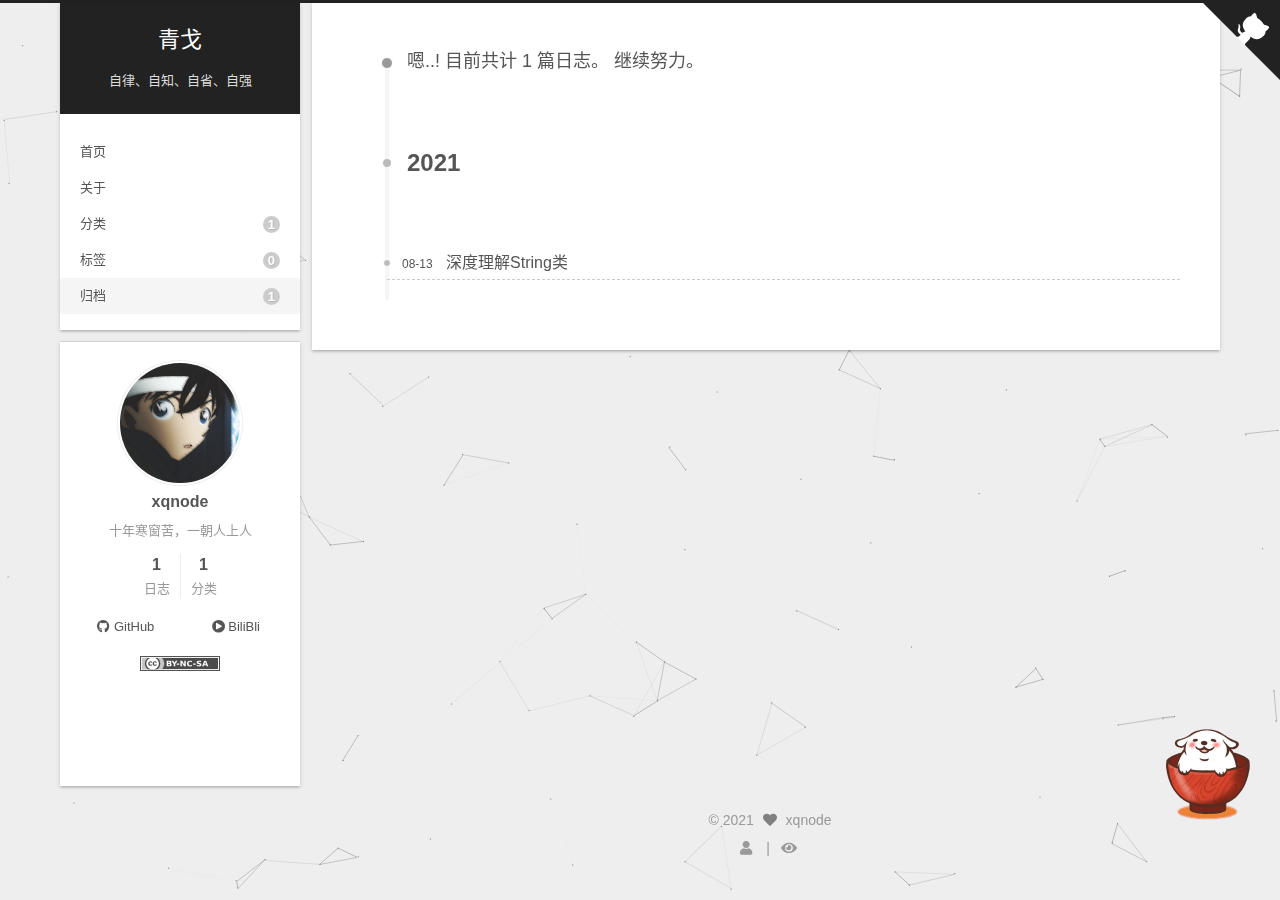
<file: archives/2021/08/index.html>
<!DOCTYPE html>
<html lang="zh-CN">
<head>
  <meta charset="UTF-8">
<meta name="viewport" content="width=device-width, initial-scale=1, maximum-scale=2">
<meta name="theme-color" content="#222">
<meta name="generator" content="Hexo 5.4.0">
  <link rel="apple-touch-icon" sizes="180x180" href="/images/apple-touch-icon-next.png">
  <link rel="icon" type="image/png" sizes="32x32" href="/images/favicon-32x32-next.png">
  <link rel="icon" type="image/png" sizes="16x16" href="/images/favicon-16x16-next.png">
  <link rel="mask-icon" href="/images/logo.svg" color="#222">

<link rel="stylesheet" href="/css/main.css">


<link rel="stylesheet" href="/lib/font-awesome/css/all.min.css">

<script id="hexo-configurations">
    var NexT = window.NexT || {};
    var CONFIG = {"hostname":"xqnode.github.io","root":"/","scheme":"Gemini","version":"7.8.0","exturl":false,"sidebar":{"position":"left","display":"post","padding":18,"offset":12,"onmobile":false},"copycode":{"enable":false,"show_result":false,"style":null},"back2top":{"enable":true,"sidebar":false,"scrollpercent":false},"bookmark":{"enable":false,"color":"#222","save":"auto"},"fancybox":false,"mediumzoom":false,"lazyload":false,"pangu":false,"comments":{"style":"tabs","active":null,"storage":true,"lazyload":false,"nav":null},"algolia":{"hits":{"per_page":10},"labels":{"input_placeholder":"Search for Posts","hits_empty":"We didn't find any results for the search: ${query}","hits_stats":"${hits} results found in ${time} ms"}},"localsearch":{"enable":false,"trigger":"auto","top_n_per_article":1,"unescape":false,"preload":false},"motion":{"enable":false,"async":false,"transition":{"post_block":"fadeIn","post_header":"slideDownIn","post_body":"slideDownIn","coll_header":"slideLeftIn","sidebar":"slideUpIn"}}};
  </script>

  <meta name="description" content="十年寒窗苦，一朝人上人">
<meta property="og:type" content="website">
<meta property="og:title" content="青戈">
<meta property="og:url" content="https://xqnode.github.io/archives/2021/08/index.html">
<meta property="og:site_name" content="青戈">
<meta property="og:description" content="十年寒窗苦，一朝人上人">
<meta property="og:locale" content="zh_CN">
<meta property="article:author" content="xqnode">
<meta name="twitter:card" content="summary">

<link rel="canonical" href="https://xqnode.github.io/archives/2021/08/">


<script id="page-configurations">
  // https://hexo.io/docs/variables.html
  CONFIG.page = {
    sidebar: "",
    isHome : false,
    isPost : false,
    lang   : 'zh-CN'
  };
</script>

  <title>归档 | 青戈</title>
  






  <noscript>
  <style>
  .use-motion .brand,
  .use-motion .menu-item,
  .sidebar-inner,
  .use-motion .post-block,
  .use-motion .pagination,
  .use-motion .comments,
  .use-motion .post-header,
  .use-motion .post-body,
  .use-motion .collection-header { opacity: initial; }

  .use-motion .site-title,
  .use-motion .site-subtitle {
    opacity: initial;
    top: initial;
  }

  .use-motion .logo-line-before i { left: initial; }
  .use-motion .logo-line-after i { right: initial; }
  </style>
</noscript>

</head>

<body itemscope itemtype="http://schema.org/WebPage">
  <div class="container">
    <div class="headband"></div>

    <header class="header" itemscope itemtype="http://schema.org/WPHeader">
      <div class="header-inner"><div class="site-brand-container">
  <div class="site-nav-toggle">
    <div class="toggle" aria-label="切换导航栏">
      <span class="toggle-line toggle-line-first"></span>
      <span class="toggle-line toggle-line-middle"></span>
      <span class="toggle-line toggle-line-last"></span>
    </div>
  </div>

  <div class="site-meta">

    <a href="/" class="brand" rel="start">
      <span class="logo-line-before"><i></i></span>
      <h1 class="site-title">青戈</h1>
      <span class="logo-line-after"><i></i></span>
    </a>
      <p class="site-subtitle" itemprop="description">自律、自知、自省、自强</p>
  </div>

  <div class="site-nav-right">
    <div class="toggle popup-trigger">
    </div>
  </div>
</div>




<nav class="site-nav">
  <ul id="menu" class="main-menu menu">
        <li class="menu-item menu-item-home">

    <a href="/" rel="section"><i class="home fa-fw"></i>首页</a>

  </li>
        <li class="menu-item menu-item-about">

    <a href="/about/" rel="section"><i class="user fa-fw"></i>关于</a>

  </li>
        <li class="menu-item menu-item-categories">

    <a href="/categories/" rel="section"><i class="categories fa-fw"></i>分类<span class="badge">1</span></a>

  </li>
        <li class="menu-item menu-item-tags">

    <a href="/tags/" rel="section"><i class="tags fa-fw"></i>标签<span class="badge">0</span></a>

  </li>
        <li class="menu-item menu-item-archives">

    <a href="/archives/" rel="section"><i class="archives fa-fw"></i>归档<span class="badge">1</span></a>

  </li>
  </ul>
</nav>




</div>
    </header>

    
  <div class="back-to-top">
    <i class="fa fa-arrow-up"></i>
    <span>0%</span>
  </div>

  <a href="https://github.com/xqnode" class="github-corner" title="Follow me on GitHub" aria-label="Follow me on GitHub" rel="noopener" target="_blank"><svg width="80" height="80" viewBox="0 0 250 250" aria-hidden="true"><path d="M0,0 L115,115 L130,115 L142,142 L250,250 L250,0 Z"></path><path d="M128.3,109.0 C113.8,99.7 119.0,89.6 119.0,89.6 C122.0,82.7 120.5,78.6 120.5,78.6 C119.2,72.0 123.4,76.3 123.4,76.3 C127.3,80.9 125.5,87.3 125.5,87.3 C122.9,97.6 130.6,101.9 134.4,103.2" fill="currentColor" style="transform-origin: 130px 106px;" class="octo-arm"></path><path d="M115.0,115.0 C114.9,115.1 118.7,116.5 119.8,115.4 L133.7,101.6 C136.9,99.2 139.9,98.4 142.2,98.6 C133.8,88.0 127.5,74.4 143.8,58.0 C148.5,53.4 154.0,51.2 159.7,51.0 C160.3,49.4 163.2,43.6 171.4,40.1 C171.4,40.1 176.1,42.5 178.8,56.2 C183.1,58.6 187.2,61.8 190.9,65.4 C194.5,69.0 197.7,73.2 200.1,77.6 C213.8,80.2 216.3,84.9 216.3,84.9 C212.7,93.1 206.9,96.0 205.4,96.6 C205.1,102.4 203.0,107.8 198.3,112.5 C181.9,128.9 168.3,122.5 157.7,114.1 C157.9,116.9 156.7,120.9 152.7,124.9 L141.0,136.5 C139.8,137.7 141.6,141.9 141.8,141.8 Z" fill="currentColor" class="octo-body"></path></svg></a>


    <main class="main">
      <div class="main-inner">
        <div class="content-wrap">
          

          <div class="content archive">
            

  
  
  
  <div class="post-block">
    <div class="posts-collapse">
      <div class="collection-title">
        <span class="collection-header">嗯..! 目前共计 1 篇日志。 继续努力。</span>
      </div>

      
    <div class="collection-year">
      <span class="collection-header">2021</span>
    </div>

  <article itemscope itemtype="http://schema.org/Article">
    <header class="post-header">

      <div class="post-meta">
        <time itemprop="dateCreated"
              datetime="2021-08-13T16:27:45+08:00"
              content="2021-08-13">
          08-13
        </time>
      </div>

      <div class="post-title">
          <a class="post-title-link" href="/2021/08/13/%E6%B7%B1%E5%BA%A6%E7%90%86%E8%A7%A3String%E7%B1%BB/" itemprop="url">
            <span itemprop="name">深度理解String类</span>
          </a>
      </div>

    </header>
  </article>


    </div>
  </div>
  
  
  

  



          </div>
          

<script>
  window.addEventListener('tabs:register', () => {
    let { activeClass } = CONFIG.comments;
    if (CONFIG.comments.storage) {
      activeClass = localStorage.getItem('comments_active') || activeClass;
    }
    if (activeClass) {
      let activeTab = document.querySelector(`a[href="#comment-${activeClass}"]`);
      if (activeTab) {
        activeTab.click();
      }
    }
  });
  if (CONFIG.comments.storage) {
    window.addEventListener('tabs:click', event => {
      if (!event.target.matches('.tabs-comment .tab-content .tab-pane')) return;
      let commentClass = event.target.classList[1];
      localStorage.setItem('comments_active', commentClass);
    });
  }
</script>

        </div>
          
  
  <div class="toggle sidebar-toggle">
    <span class="toggle-line toggle-line-first"></span>
    <span class="toggle-line toggle-line-middle"></span>
    <span class="toggle-line toggle-line-last"></span>
  </div>

  <aside class="sidebar">
    <div class="sidebar-inner">


      <ul class="sidebar-nav motion-element">
        <li class="sidebar-nav-toc">
          文章目录
        </li>
        <li class="sidebar-nav-overview">
          站点概览
        </li>
      </ul>

      <!--noindex-->
      <div class="post-toc-wrap sidebar-panel">
      </div>
      <!--/noindex-->

      
      <div class="site-overview-wrap sidebar-panel">
        <div class="site-author motion-element" itemprop="author" itemscope itemtype="http://schema.org/Person">
    <img class="site-author-image" itemprop="image" alt="xqnode"
      src="/images/author.jpg">
  <p class="site-author-name" itemprop="name">xqnode</p>
  <div class="site-description" itemprop="description">十年寒窗苦，一朝人上人</div>
</div>
<div class="site-state-wrap motion-element">
  <nav class="site-state">
      <div class="site-state-item site-state-posts">
          <a href="/archives/">
        
          <span class="site-state-item-count">1</span>
          <span class="site-state-item-name">日志</span>
        </a>
      </div>
      <div class="site-state-item site-state-categories">
            <a href="/categories/">
          
        <span class="site-state-item-count">1</span>
        <span class="site-state-item-name">分类</span></a>
      </div>
  </nav>
</div>
  <div class="links-of-author motion-element">
      <span class="links-of-author-item">
        <a href="https://github.com/xqnode" title="GitHub → https:&#x2F;&#x2F;github.com&#x2F;xqnode" rel="noopener" target="_blank"><i class="fab fa-github fa-fw"></i>GitHub</a>
      </span>
      <span class="links-of-author-item">
        <a href="https://space.bilibili.com/402779077" title="BiliBli → https:&#x2F;&#x2F;space.bilibili.com&#x2F;402779077" rel="noopener" target="_blank"><i class="fa fa-play-circle fa-fw"></i>BiliBli</a>
      </span>
  </div>
  <div class="cc-license motion-element" itemprop="license">
    <a href="https://creativecommons.org/licenses/by-nc-sa/4.0/" class="cc-opacity" rel="noopener" target="_blank"><img src="/images/cc-by-nc-sa.svg" alt="Creative Commons"></a>
  </div>




         <!-- 音乐  -->
        <iframe frameborder="no" border="0" marginwidth="0" marginheight="0" width=330 height=86 src="//music.163.com/outchain/player?type=2&id=36392029&auto=1&height=66"></iframe>
      </div>

    </div>

   
  </aside>
  <div id="sidebar-dimmer"></div>



      </div>
    </main>

    <footer class="footer">
      <div class="footer-inner">
        

        

<div class="copyright">
  
  &copy; 
  <span itemprop="copyrightYear">2021</span>
  <span class="with-love">
    <i class="fa fa-heart"></i>
  </span>
  <span class="author" itemprop="copyrightHolder">xqnode</span>
</div>

        
<div class="busuanzi-count">
  <script async src="https://busuanzi.ibruce.info/busuanzi/2.3/busuanzi.pure.mini.js"></script>
    <span class="post-meta-item" id="busuanzi_container_site_uv" style="display: none;"></span>
      <span class="post-meta-item-icon">
        <i class="fa fa-user"></i>
      </span>
      <span class="site-uv" title="总访客量">
        <span id="busuanzi_value_site_uv"></span>
      </span>
    <span class="post-meta-divider">|</span>
    <span class="post-meta-item" id="busuanzi_container_site_pv" style="display: none;"> </span>
      <span class="post-meta-item-icon">
        <i class="fa fa-eye"></i>
      </span>
      <span class="site-pv" title="总访问量">
        <span id="busuanzi_value_site_pv"></span>
      </span>
</div>








      </div>
    </footer>
  </div>

  
  
  <script color='0,0,0' opacity='0.5' zIndex='-1' count='150' src="/lib/canvas-nest/canvas-nest.min.js"></script>
  <script src="/lib/anime.min.js"></script>

<script src="/js/utils.js"></script>


<script src="/js/schemes/pisces.js"></script>


<script src="/js/next-boot.js"></script>




  















  

  


  <!-- 页面点击小红心 -->
  <script type="text/javascript" src="/js/src/clicklove.js"></script>

<script src="/live2dw/lib/L2Dwidget.min.js?094cbace49a39548bed64abff5988b05"></script><script>L2Dwidget.init({"pluginRootPath":"live2dw/","pluginJsPath":"lib/","pluginModelPath":"assets/","tagMode":false,"model":{"jsonPath":"/live2dw/assets/wanko.model.json"},"display":{"position":"right","width":150,"height":300},"mobile":{"show":false},"log":false});</script></body>
</html>
</file>
<file: css/main.css>
:root {
  --body-bg-color: #eee;
  --content-bg-color: #fff;
  --card-bg-color: #f5f5f5;
  --text-color: #555;
  --blockquote-color: #666;
  --link-color: #555;
  --link-hover-color: #222;
  --brand-color: #fff;
  --brand-hover-color: #fff;
  --table-row-odd-bg-color: #f9f9f9;
  --table-row-hover-bg-color: #f5f5f5;
  --menu-item-bg-color: #f5f5f5;
  --btn-default-bg: #fff;
  --btn-default-color: #555;
  --btn-default-border-color: #555;
  --btn-default-hover-bg: #222;
  --btn-default-hover-color: #fff;
  --btn-default-hover-border-color: #222;
}
html {
  line-height: 1.15; /* 1 */
  -webkit-text-size-adjust: 100%; /* 2 */
}
body {
  margin: 0;
}
main {
  display: block;
}
h1 {
  font-size: 2em;
  margin: 0.67em 0;
}
hr {
  box-sizing: content-box; /* 1 */
  height: 0; /* 1 */
  overflow: visible; /* 2 */
}
pre {
  font-family: monospace, monospace; /* 1 */
  font-size: 1em; /* 2 */
}
a {
  background: transparent;
}
abbr[title] {
  border-bottom: none; /* 1 */
  text-decoration: underline; /* 2 */
  text-decoration: underline dotted; /* 2 */
}
b,
strong {
  font-weight: bolder;
}
code,
kbd,
samp {
  font-family: monospace, monospace; /* 1 */
  font-size: 1em; /* 2 */
}
small {
  font-size: 80%;
}
sub,
sup {
  font-size: 75%;
  line-height: 0;
  position: relative;
  vertical-align: baseline;
}
sub {
  bottom: -0.25em;
}
sup {
  top: -0.5em;
}
img {
  border-style: none;
}
button,
input,
optgroup,
select,
textarea {
  font-family: inherit; /* 1 */
  font-size: 100%; /* 1 */
  line-height: 1.15; /* 1 */
  margin: 0; /* 2 */
}
button,
input {
/* 1 */
  overflow: visible;
}
button,
select {
/* 1 */
  text-transform: none;
}
button,
[type='button'],
[type='reset'],
[type='submit'] {
  -webkit-appearance: button;
}
button::-moz-focus-inner,
[type='button']::-moz-focus-inner,
[type='reset']::-moz-focus-inner,
[type='submit']::-moz-focus-inner {
  border-style: none;
  padding: 0;
}
button:-moz-focusring,
[type='button']:-moz-focusring,
[type='reset']:-moz-focusring,
[type='submit']:-moz-focusring {
  outline: 1px dotted ButtonText;
}
fieldset {
  padding: 0.35em 0.75em 0.625em;
}
legend {
  box-sizing: border-box; /* 1 */
  color: inherit; /* 2 */
  display: table; /* 1 */
  max-width: 100%; /* 1 */
  padding: 0; /* 3 */
  white-space: normal; /* 1 */
}
progress {
  vertical-align: baseline;
}
textarea {
  overflow: auto;
}
[type='checkbox'],
[type='radio'] {
  box-sizing: border-box; /* 1 */
  padding: 0; /* 2 */
}
[type='number']::-webkit-inner-spin-button,
[type='number']::-webkit-outer-spin-button {
  height: auto;
}
[type='search'] {
  outline-offset: -2px; /* 2 */
  -webkit-appearance: textfield; /* 1 */
}
[type='search']::-webkit-search-decoration {
  -webkit-appearance: none;
}
::-webkit-file-upload-button {
  font: inherit; /* 2 */
  -webkit-appearance: button; /* 1 */
}
details {
  display: block;
}
summary {
  display: list-item;
}
template {
  display: none;
}
[hidden] {
  display: none;
}
::selection {
  background: #262a30;
  color: #eee;
}
html,
body {
  height: 100%;
}
body {
  background: var(--body-bg-color);
  color: var(--text-color);
  font-family: 'Lato', "PingFang SC", "Microsoft YaHei", sans-serif;
  font-size: 1em;
  line-height: 2;
}
@media (max-width: 991px) {
  body {
    padding-left: 0 !important;
    padding-right: 0 !important;
  }
}
h1,
h2,
h3,
h4,
h5,
h6 {
  font-family: 'Lato', "PingFang SC", "Microsoft YaHei", sans-serif;
  font-weight: bold;
  line-height: 1.5;
  margin: 20px 0 15px;
}
h1 {
  font-size: 1.5em;
}
h2 {
  font-size: 1.375em;
}
h3 {
  font-size: 1.25em;
}
h4 {
  font-size: 1.125em;
}
h5 {
  font-size: 1em;
}
h6 {
  font-size: 0.875em;
}
p {
  margin: 0 0 20px 0;
}
a,
span.exturl {
  border-bottom: 1px solid #999;
  color: var(--link-color);
  outline: 0;
  text-decoration: none;
  overflow-wrap: break-word;
  word-wrap: break-word;
  cursor: pointer;
}
a:hover,
span.exturl:hover {
  border-bottom-color: var(--link-hover-color);
  color: var(--link-hover-color);
}
iframe,
img,
video {
  display: block;
  margin-left: auto;
  margin-right: auto;
  max-width: 100%;
}
hr {
  background-image: repeating-linear-gradient(-45deg, #ddd, #ddd 4px, transparent 4px, transparent 8px);
  border: 0;
  height: 3px;
  margin: 40px 0;
}
blockquote {
  border-left: 4px solid #ddd;
  color: var(--blockquote-color);
  margin: 0;
  padding: 0 15px;
}
blockquote cite::before {
  content: '-';
  padding: 0 5px;
}
dt {
  font-weight: bold;
}
dd {
  margin: 0;
  padding: 0;
}
kbd {
  background-color: #f5f5f5;
  background-image: linear-gradient(#eee, #fff, #eee);
  border: 1px solid #ccc;
  border-radius: 0.2em;
  box-shadow: 0.1em 0.1em 0.2em rgba(0,0,0,0.1);
  color: #555;
  font-family: inherit;
  padding: 0.1em 0.3em;
  white-space: nowrap;
}
.table-container {
  overflow: auto;
}
table {
  border-collapse: collapse;
  border-spacing: 0;
  font-size: 0.875em;
  margin: 0 0 20px 0;
  width: 100%;
}
tbody tr:nth-of-type(odd) {
  background: var(--table-row-odd-bg-color);
}
tbody tr:hover {
  background: var(--table-row-hover-bg-color);
}
caption,
th,
td {
  font-weight: normal;
  padding: 8px;
  vertical-align: middle;
}
th,
td {
  border: 1px solid #ddd;
  border-bottom: 3px solid #ddd;
}
th {
  font-weight: 700;
  padding-bottom: 10px;
}
td {
  border-bottom-width: 1px;
}
.btn {
  background: var(--btn-default-bg);
  border: 2px solid var(--btn-default-border-color);
  border-radius: 2px;
  color: var(--btn-default-color);
  display: inline-block;
  font-size: 0.875em;
  line-height: 2;
  padding: 0 20px;
  text-decoration: none;
  transition-property: background-color;
  transition-delay: 0s;
  transition-duration: 0.2s;
  transition-timing-function: ease-in-out;
}
.btn:hover {
  background: var(--btn-default-hover-bg);
  border-color: var(--btn-default-hover-border-color);
  color: var(--btn-default-hover-color);
}
.btn + .btn {
  margin: 0 0 8px 8px;
}
.btn .fa-fw {
  text-align: left;
  width: 1.285714285714286em;
}
.toggle {
  line-height: 0;
}
.toggle .toggle-line {
  background: #fff;
  display: inline-block;
  height: 2px;
  left: 0;
  position: relative;
  top: 0;
  transition: all 0.4s;
  vertical-align: top;
  width: 100%;
}
.toggle .toggle-line:not(:first-child) {
  margin-top: 3px;
}
.toggle.toggle-arrow .toggle-line-first {
  left: 50%;
  top: 2px;
  transform: rotate(45deg);
  width: 50%;
}
.toggle.toggle-arrow .toggle-line-middle {
  left: 2px;
  width: 90%;
}
.toggle.toggle-arrow .toggle-line-last {
  left: 50%;
  top: -2px;
  transform: rotate(-45deg);
  width: 50%;
}
.toggle.toggle-close .toggle-line-first {
  transform: rotate(-45deg);
  top: 5px;
}
.toggle.toggle-close .toggle-line-middle {
  opacity: 0;
}
.toggle.toggle-close .toggle-line-last {
  transform: rotate(45deg);
  top: -5px;
}
.highlight,
pre {
  background: #f7f7f7;
  color: #4d4d4c;
  line-height: 1.6;
  margin: 0 auto 20px;
}
pre,
code {
  font-family: consolas, Menlo, monospace, "PingFang SC", "Microsoft YaHei";
}
code {
  background: #eee;
  border-radius: 3px;
  color: #555;
  padding: 2px 4px;
  overflow-wrap: break-word;
  word-wrap: break-word;
}
.highlight *::selection {
  background: #d6d6d6;
}
.highlight pre {
  border: 0;
  margin: 0;
  padding: 10px 0;
}
.highlight table {
  border: 0;
  margin: 0;
  width: auto;
}
.highlight td {
  border: 0;
  padding: 0;
}
.highlight figcaption {
  background: #eff2f3;
  color: #4d4d4c;
  display: flex;
  font-size: 0.875em;
  justify-content: space-between;
  line-height: 1.2;
  padding: 0.5em;
}
.highlight figcaption a {
  color: #4d4d4c;
}
.highlight figcaption a:hover {
  border-bottom-color: #4d4d4c;
}
.highlight .gutter {
  -moz-user-select: none;
  -ms-user-select: none;
  -webkit-user-select: none;
  user-select: none;
}
.highlight .gutter pre {
  background: #eff2f3;
  color: #869194;
  padding-left: 10px;
  padding-right: 10px;
  text-align: right;
}
.highlight .code pre {
  background: #f7f7f7;
  padding-left: 10px;
  width: 100%;
}
.gist table {
  width: auto;
}
.gist table td {
  border: 0;
}
pre {
  overflow: auto;
  padding: 10px;
}
pre code {
  background: none;
  color: #4d4d4c;
  font-size: 0.875em;
  padding: 0;
  text-shadow: none;
}
pre .deletion {
  background: #fdd;
}
pre .addition {
  background: #dfd;
}
pre .meta {
  color: #eab700;
  -moz-user-select: none;
  -ms-user-select: none;
  -webkit-user-select: none;
  user-select: none;
}
pre .comment {
  color: #8e908c;
}
pre .variable,
pre .attribute,
pre .tag,
pre .name,
pre .regexp,
pre .ruby .constant,
pre .xml .tag .title,
pre .xml .pi,
pre .xml .doctype,
pre .html .doctype,
pre .css .id,
pre .css .class,
pre .css .pseudo {
  color: #c82829;
}
pre .number,
pre .preprocessor,
pre .built_in,
pre .builtin-name,
pre .literal,
pre .params,
pre .constant,
pre .command {
  color: #f5871f;
}
pre .ruby .class .title,
pre .css .rules .attribute,
pre .string,
pre .symbol,
pre .value,
pre .inheritance,
pre .header,
pre .ruby .symbol,
pre .xml .cdata,
pre .special,
pre .formula {
  color: #718c00;
}
pre .title,
pre .css .hexcolor {
  color: #3e999f;
}
pre .function,
pre .python .decorator,
pre .python .title,
pre .ruby .function .title,
pre .ruby .title .keyword,
pre .perl .sub,
pre .javascript .title,
pre .coffeescript .title {
  color: #4271ae;
}
pre .keyword,
pre .javascript .function {
  color: #8959a8;
}
.blockquote-center {
  border-left: none;
  margin: 40px 0;
  padding: 0;
  position: relative;
  text-align: center;
}
.blockquote-center .fa {
  display: block;
  opacity: 0.6;
  position: absolute;
  width: 100%;
}
.blockquote-center .fa-quote-left {
  border-top: 1px solid #ccc;
  text-align: left;
  top: -20px;
}
.blockquote-center .fa-quote-right {
  border-bottom: 1px solid #ccc;
  text-align: right;
  bottom: -20px;
}
.blockquote-center p,
.blockquote-center div {
  text-align: center;
}
.post-body .group-picture img {
  margin: 0 auto;
  padding: 0 3px;
}
.group-picture-row {
  margin-bottom: 6px;
  overflow: hidden;
}
.group-picture-column {
  float: left;
  margin-bottom: 10px;
}
.post-body .label {
  color: #555;
  display: inline;
  padding: 0 2px;
}
.post-body .label.default {
  background: #f0f0f0;
}
.post-body .label.primary {
  background: #efe6f7;
}
.post-body .label.info {
  background: #e5f2f8;
}
.post-body .label.success {
  background: #e7f4e9;
}
.post-body .label.warning {
  background: #fcf6e1;
}
.post-body .label.danger {
  background: #fae8eb;
}
.post-body .tabs {
  margin-bottom: 20px;
}
.post-body .tabs,
.tabs-comment {
  display: block;
  padding-top: 10px;
  position: relative;
}
.post-body .tabs ul.nav-tabs,
.tabs-comment ul.nav-tabs {
  display: flex;
  flex-wrap: wrap;
  margin: 0;
  margin-bottom: -1px;
  padding: 0;
}
@media (max-width: 413px) {
  .post-body .tabs ul.nav-tabs,
  .tabs-comment ul.nav-tabs {
    display: block;
    margin-bottom: 5px;
  }
}
.post-body .tabs ul.nav-tabs li.tab,
.tabs-comment ul.nav-tabs li.tab {
  border-bottom: 1px solid #ddd;
  border-left: 1px solid transparent;
  border-right: 1px solid transparent;
  border-top: 3px solid transparent;
  flex-grow: 1;
  list-style-type: none;
  border-radius: 0 0 0 0;
}
@media (max-width: 413px) {
  .post-body .tabs ul.nav-tabs li.tab,
  .tabs-comment ul.nav-tabs li.tab {
    border-bottom: 1px solid transparent;
    border-left: 3px solid transparent;
    border-right: 1px solid transparent;
    border-top: 1px solid transparent;
  }
}
@media (max-width: 413px) {
  .post-body .tabs ul.nav-tabs li.tab,
  .tabs-comment ul.nav-tabs li.tab {
    border-radius: 0;
  }
}
.post-body .tabs ul.nav-tabs li.tab a,
.tabs-comment ul.nav-tabs li.tab a {
  border-bottom: initial;
  display: block;
  line-height: 1.8;
  outline: 0;
  padding: 0.25em 0.75em;
  text-align: center;
  transition-delay: 0s;
  transition-duration: 0.2s;
  transition-timing-function: ease-out;
}
.post-body .tabs ul.nav-tabs li.tab a i,
.tabs-comment ul.nav-tabs li.tab a i {
  width: 1.285714285714286em;
}
.post-body .tabs ul.nav-tabs li.tab.active,
.tabs-comment ul.nav-tabs li.tab.active {
  border-bottom: 1px solid transparent;
  border-left: 1px solid #ddd;
  border-right: 1px solid #ddd;
  border-top: 3px solid #fc6423;
}
@media (max-width: 413px) {
  .post-body .tabs ul.nav-tabs li.tab.active,
  .tabs-comment ul.nav-tabs li.tab.active {
    border-bottom: 1px solid #ddd;
    border-left: 3px solid #fc6423;
    border-right: 1px solid #ddd;
    border-top: 1px solid #ddd;
  }
}
.post-body .tabs ul.nav-tabs li.tab.active a,
.tabs-comment ul.nav-tabs li.tab.active a {
  color: var(--link-color);
  cursor: default;
}
.post-body .tabs .tab-content .tab-pane,
.tabs-comment .tab-content .tab-pane {
  border: 1px solid #ddd;
  border-top: 0;
  padding: 20px 20px 0 20px;
  border-radius: 0;
}
.post-body .tabs .tab-content .tab-pane:not(.active),
.tabs-comment .tab-content .tab-pane:not(.active) {
  display: none;
}
.post-body .tabs .tab-content .tab-pane.active,
.tabs-comment .tab-content .tab-pane.active {
  display: block;
}
.post-body .tabs .tab-content .tab-pane.active:nth-of-type(1),
.tabs-comment .tab-content .tab-pane.active:nth-of-type(1) {
  border-radius: 0 0 0 0;
}
@media (max-width: 413px) {
  .post-body .tabs .tab-content .tab-pane.active:nth-of-type(1),
  .tabs-comment .tab-content .tab-pane.active:nth-of-type(1) {
    border-radius: 0;
  }
}
.post-body .note {
  border-radius: 3px;
  margin-bottom: 20px;
  padding: 1em;
  position: relative;
  border: 1px solid #eee;
  border-left-width: 5px;
}
.post-body .note h2,
.post-body .note h3,
.post-body .note h4,
.post-body .note h5,
.post-body .note h6 {
  margin-top: 0;
  border-bottom: initial;
  margin-bottom: 0;
  padding-top: 0;
}
.post-body .note p:first-child,
.post-body .note ul:first-child,
.post-body .note ol:first-child,
.post-body .note table:first-child,
.post-body .note pre:first-child,
.post-body .note blockquote:first-child,
.post-body .note img:first-child {
  margin-top: 0;
}
.post-body .note p:last-child,
.post-body .note ul:last-child,
.post-body .note ol:last-child,
.post-body .note table:last-child,
.post-body .note pre:last-child,
.post-body .note blockquote:last-child,
.post-body .note img:last-child {
  margin-bottom: 0;
}
.post-body .note.default {
  border-left-color: #777;
}
.post-body .note.default h2,
.post-body .note.default h3,
.post-body .note.default h4,
.post-body .note.default h5,
.post-body .note.default h6 {
  color: #777;
}
.post-body .note.primary {
  border-left-color: #6f42c1;
}
.post-body .note.primary h2,
.post-body .note.primary h3,
.post-body .note.primary h4,
.post-body .note.primary h5,
.post-body .note.primary h6 {
  color: #6f42c1;
}
.post-body .note.info {
  border-left-color: #428bca;
}
.post-body .note.info h2,
.post-body .note.info h3,
.post-body .note.info h4,
.post-body .note.info h5,
.post-body .note.info h6 {
  color: #428bca;
}
.post-body .note.success {
  border-left-color: #5cb85c;
}
.post-body .note.success h2,
.post-body .note.success h3,
.post-body .note.success h4,
.post-body .note.success h5,
.post-body .note.success h6 {
  color: #5cb85c;
}
.post-body .note.warning {
  border-left-color: #f0ad4e;
}
.post-body .note.warning h2,
.post-body .note.warning h3,
.post-body .note.warning h4,
.post-body .note.warning h5,
.post-body .note.warning h6 {
  color: #f0ad4e;
}
.post-body .note.danger {
  border-left-color: #d9534f;
}
.post-body .note.danger h2,
.post-body .note.danger h3,
.post-body .note.danger h4,
.post-body .note.danger h5,
.post-body .note.danger h6 {
  color: #d9534f;
}
.pagination .prev,
.pagination .next,
.pagination .page-number,
.pagination .space {
  display: inline-block;
  margin: 0 10px;
  padding: 0 11px;
  position: relative;
  top: -1px;
}
@media (max-width: 767px) {
  .pagination .prev,
  .pagination .next,
  .pagination .page-number,
  .pagination .space {
    margin: 0 5px;
  }
}
.pagination {
  border-top: 1px solid #eee;
  margin: 120px 0 0;
  text-align: center;
}
.pagination .prev,
.pagination .next,
.pagination .page-number {
  border-bottom: 0;
  border-top: 1px solid #eee;
  transition-property: border-color;
  transition-delay: 0s;
  transition-duration: 0.2s;
  transition-timing-function: ease-in-out;
}
.pagination .prev:hover,
.pagination .next:hover,
.pagination .page-number:hover {
  border-top-color: #222;
}
.pagination .space {
  margin: 0;
  padding: 0;
}
.pagination .prev {
  margin-left: 0;
}
.pagination .next {
  margin-right: 0;
}
.pagination .page-number.current {
  background: #ccc;
  border-top-color: #ccc;
  color: #fff;
}
@media (max-width: 767px) {
  .pagination {
    border-top: none;
  }
  .pagination .prev,
  .pagination .next,
  .pagination .page-number {
    border-bottom: 1px solid #eee;
    border-top: 0;
    margin-bottom: 10px;
    padding: 0 10px;
  }
  .pagination .prev:hover,
  .pagination .next:hover,
  .pagination .page-number:hover {
    border-bottom-color: #222;
  }
}
.comments {
  margin-top: 60px;
  overflow: hidden;
}
.comment-button-group {
  display: flex;
  flex-wrap: wrap-reverse;
  justify-content: center;
  margin: 1em 0;
}
.comment-button-group .comment-button {
  margin: 0.1em 0.2em;
}
.comment-button-group .comment-button.active {
  background: var(--btn-default-hover-bg);
  border-color: var(--btn-default-hover-border-color);
  color: var(--btn-default-hover-color);
}
.comment-position {
  display: none;
}
.comment-position.active {
  display: block;
}
.tabs-comment {
  background: var(--content-bg-color);
  margin-top: 4em;
  padding-top: 0;
}
.tabs-comment .comments {
  border: 0;
  box-shadow: none;
  margin-top: 0;
  padding-top: 0;
}
.container {
  min-height: 100%;
  position: relative;
}
.main-inner {
  margin: 0 auto;
  width: calc(100% - 20px);
}
@media (min-width: 1200px) {
  .main-inner {
    width: 1160px;
  }
}
@media (min-width: 1600px) {
  .main-inner {
    width: 73%;
  }
}
@media (max-width: 767px) {
  .content-wrap {
    padding: 0 20px;
  }
}
.header {
  background: transparent;
}
.header-inner {
  margin: 0 auto;
  width: calc(100% - 20px);
}
@media (min-width: 1200px) {
  .header-inner {
    width: 1160px;
  }
}
@media (min-width: 1600px) {
  .header-inner {
    width: 73%;
  }
}
.site-brand-container {
  display: flex;
  flex-shrink: 0;
  padding: 0 10px;
}
.headband {
  background: #222;
  height: 3px;
}
.site-meta {
  flex-grow: 1;
  text-align: center;
}
@media (max-width: 767px) {
  .site-meta {
    text-align: center;
  }
}
.brand {
  border-bottom: none;
  color: var(--brand-color);
  display: inline-block;
  line-height: 1.375em;
  padding: 0 40px;
  position: relative;
}
.brand:hover {
  color: var(--brand-hover-color);
}
.site-title {
  font-family: 'Lato', "PingFang SC", "Microsoft YaHei", sans-serif;
  font-size: 1.375em;
  font-weight: normal;
  margin: 0;
}
.site-subtitle {
  color: #ddd;
  font-size: 0.8125em;
  margin: 10px 0;
}
.use-motion .brand {
  opacity: 0;
}
.use-motion .site-title,
.use-motion .site-subtitle,
.use-motion .custom-logo-image {
  opacity: 0;
  position: relative;
  top: -10px;
}
.site-nav-toggle,
.site-nav-right {
  display: none;
}
@media (max-width: 767px) {
  .site-nav-toggle,
  .site-nav-right {
    display: flex;
    flex-direction: column;
    justify-content: center;
  }
}
.site-nav-toggle .toggle,
.site-nav-right .toggle {
  color: var(--text-color);
  padding: 10px;
  width: 22px;
}
.site-nav-toggle .toggle .toggle-line,
.site-nav-right .toggle .toggle-line {
  background: var(--text-color);
  border-radius: 1px;
}
.site-nav {
  display: block;
}
@media (max-width: 767px) {
  .site-nav {
    clear: both;
    display: none;
  }
}
.site-nav.site-nav-on {
  display: block;
}
.menu {
  margin-top: 20px;
  padding-left: 0;
  text-align: center;
}
.menu-item {
  display: inline-block;
  list-style: none;
  margin: 0 10px;
}
@media (max-width: 767px) {
  .menu-item {
    display: block;
    margin-top: 10px;
  }
  .menu-item.menu-item-search {
    display: none;
  }
}
.menu-item a,
.menu-item span.exturl {
  border-bottom: 0;
  display: block;
  font-size: 0.8125em;
  transition-property: border-color;
  transition-delay: 0s;
  transition-duration: 0.2s;
  transition-timing-function: ease-in-out;
}
@media (hover: none) {
  .menu-item a:hover,
  .menu-item span.exturl:hover {
    border-bottom-color: transparent !important;
  }
}
.menu-item .fa,
.menu-item .fab,
.menu-item .far,
.menu-item .fas {
  margin-right: 8px;
}
.menu-item .badge {
  display: inline-block;
  font-weight: bold;
  line-height: 1;
  margin-left: 0.35em;
  margin-top: 0.35em;
  text-align: center;
  white-space: nowrap;
}
@media (max-width: 767px) {
  .menu-item .badge {
    float: right;
    margin-left: 0;
  }
}
.menu-item-active a,
.menu .menu-item a:hover,
.menu .menu-item span.exturl:hover {
  background: var(--menu-item-bg-color);
}
.use-motion .menu-item {
  opacity: 0;
}
.github-corner :hover .octo-arm {
  animation: octocat-wave 560ms ease-in-out;
}
.github-corner svg {
  border: 0;
  color: #fff;
  fill: #222;
  position: absolute;
  right: 0;
  top: 0;
  z-index: 1000;
}
@media (max-width: 991px) {
  .github-corner svg {
    color: #222;
    fill: #fff;
  }
  .github-corner .github-corner:hover .octo-arm {
    animation: none;
  }
  .github-corner .github-corner .octo-arm {
    animation: octocat-wave 560ms ease-in-out;
  }
}
@-moz-keyframes octocat-wave {
  0%, 100% {
    transform: rotate(0);
  }
  20%, 60% {
    transform: rotate(-25deg);
  }
  40%, 80% {
    transform: rotate(10deg);
  }
}
@-webkit-keyframes octocat-wave {
  0%, 100% {
    transform: rotate(0);
  }
  20%, 60% {
    transform: rotate(-25deg);
  }
  40%, 80% {
    transform: rotate(10deg);
  }
}
@-o-keyframes octocat-wave {
  0%, 100% {
    transform: rotate(0);
  }
  20%, 60% {
    transform: rotate(-25deg);
  }
  40%, 80% {
    transform: rotate(10deg);
  }
}
@keyframes octocat-wave {
  0%, 100% {
    transform: rotate(0);
  }
  20%, 60% {
    transform: rotate(-25deg);
  }
  40%, 80% {
    transform: rotate(10deg);
  }
}
.sidebar {
  background: #222;
  bottom: 0;
  box-shadow: inset 0 2px 6px #000;
  position: fixed;
  top: 0;
}
@media (max-width: 991px) {
  .sidebar {
    display: none;
  }
}
.sidebar-inner {
  color: #999;
  padding: 18px 10px;
  text-align: center;
}
.cc-license {
  margin-top: 10px;
  text-align: center;
}
.cc-license .cc-opacity {
  border-bottom: none;
  opacity: 0.7;
}
.cc-license .cc-opacity:hover {
  opacity: 0.9;
}
.cc-license img {
  display: inline-block;
}
.site-author-image {
  border: 1px solid #eee;
  display: block;
  margin: 0 auto;
  max-width: 120px;
  padding: 2px;
  border-radius: 50%;
}
.site-author-image {
  transition: transform 1s ease-out;
}
.site-author-image:hover {
  transform: rotateZ(360deg);
}
.site-author-name {
  color: var(--text-color);
  font-weight: 600;
  margin: 0;
  text-align: center;
}
.site-description {
  color: #999;
  font-size: 0.8125em;
  margin-top: 0;
  text-align: center;
}
.links-of-author {
  margin-top: 15px;
}
.links-of-author a,
.links-of-author span.exturl {
  border-bottom-color: #555;
  display: inline-block;
  font-size: 0.8125em;
  margin-bottom: 10px;
  margin-right: 10px;
  vertical-align: middle;
  transition-delay: 0s;
  transition-duration: 0.2s;
  transition-timing-function: ease-in-out;
}
.links-of-author a::before,
.links-of-author span.exturl::before {
  background: #0affb8;
  border-radius: 50%;
  content: ' ';
  display: inline-block;
  height: 4px;
  margin-right: 3px;
  vertical-align: middle;
  width: 4px;
}
.sidebar-button {
  margin-top: 15px;
}
.sidebar-button a {
  border: 1px solid #fc6423;
  border-radius: 4px;
  color: #fc6423;
  display: inline-block;
  padding: 0 15px;
}
.sidebar-button a .fa,
.sidebar-button a .fab,
.sidebar-button a .far,
.sidebar-button a .fas {
  margin-right: 5px;
}
.sidebar-button a:hover {
  background: #fc6423;
  border: 1px solid #fc6423;
  color: #fff;
}
.sidebar-button a:hover .fa,
.sidebar-button a:hover .fab,
.sidebar-button a:hover .far,
.sidebar-button a:hover .fas {
  color: #fff;
}
.links-of-blogroll {
  font-size: 0.8125em;
  margin-top: 10px;
}
.links-of-blogroll-title {
  font-size: 0.875em;
  font-weight: 600;
  margin-top: 0;
}
.links-of-blogroll-list {
  list-style: none;
  margin: 0;
  padding: 0;
}
#sidebar-dimmer {
  display: none;
}
@media (max-width: 767px) {
  #sidebar-dimmer {
    background: #000;
    display: block;
    height: 100%;
    left: 100%;
    opacity: 0;
    position: fixed;
    top: 0;
    width: 100%;
    z-index: 1100;
  }
  .sidebar-active + #sidebar-dimmer {
    opacity: 0.7;
    transform: translateX(-100%);
    transition: opacity 0.5s;
  }
}
.sidebar-nav {
  margin: 0;
  padding-bottom: 20px;
  padding-left: 0;
}
.sidebar-nav li {
  border-bottom: 1px solid transparent;
  color: var(--text-color);
  cursor: pointer;
  display: inline-block;
  font-size: 0.875em;
}
.sidebar-nav li.sidebar-nav-overview {
  margin-left: 10px;
}
.sidebar-nav li:hover {
  color: #fc6423;
}
.sidebar-nav .sidebar-nav-active {
  border-bottom-color: #fc6423;
  color: #fc6423;
}
.sidebar-nav .sidebar-nav-active:hover {
  color: #fc6423;
}
.sidebar-panel {
  display: none;
  overflow-x: hidden;
  overflow-y: auto;
}
.sidebar-panel-active {
  display: block;
}
.sidebar-toggle {
  background: #222;
  bottom: 45px;
  cursor: pointer;
  height: 14px;
  left: 30px;
  padding: 5px;
  position: fixed;
  width: 14px;
  z-index: 1300;
}
@media (max-width: 991px) {
  .sidebar-toggle {
    left: 20px;
    opacity: 0.8;
    display: none;
  }
}
.sidebar-toggle:hover .toggle-line {
  background: #fc6423;
}
.post-toc {
  font-size: 0.875em;
}
.post-toc ol {
  list-style: none;
  margin: 0;
  padding: 0 2px 5px 10px;
  text-align: left;
}
.post-toc ol > ol {
  padding-left: 0;
}
.post-toc ol a {
  transition-property: all;
  transition-delay: 0s;
  transition-duration: 0.2s;
  transition-timing-function: ease-in-out;
}
.post-toc .nav-item {
  line-height: 1.8;
  overflow: hidden;
  text-overflow: ellipsis;
  white-space: nowrap;
}
.post-toc .nav .nav-child {
  display: none;
}
.post-toc .nav .active > .nav-child {
  display: block;
}
.post-toc .nav .active-current > .nav-child {
  display: block;
}
.post-toc .nav .active-current > .nav-child > .nav-item {
  display: block;
}
.post-toc .nav .active > a {
  border-bottom-color: #fc6423;
  color: #fc6423;
}
.post-toc .nav .active-current > a {
  color: #fc6423;
}
.post-toc .nav .active-current > a:hover {
  color: #fc6423;
}
.site-state {
  display: flex;
  justify-content: center;
  line-height: 1.4;
  margin-top: 10px;
  overflow: hidden;
  text-align: center;
  white-space: nowrap;
}
.site-state-item {
  padding: 0 15px;
}
.site-state-item:not(:first-child) {
  border-left: 1px solid #eee;
}
.site-state-item a {
  border-bottom: none;
}
.site-state-item-count {
  display: block;
  font-size: 1em;
  font-weight: 600;
  text-align: center;
}
.site-state-item-name {
  color: #999;
  font-size: 0.8125em;
}
.footer {
  color: #999;
  font-size: 0.875em;
  padding: 20px 0;
}
.footer.footer-fixed {
  bottom: 0;
  left: 0;
  position: absolute;
  right: 0;
}
.footer-inner {
  box-sizing: border-box;
  margin: 0 auto;
  text-align: center;
  width: calc(100% - 20px);
}
@media (min-width: 1200px) {
  .footer-inner {
    width: 1160px;
  }
}
@media (min-width: 1600px) {
  .footer-inner {
    width: 73%;
  }
}
.languages {
  display: inline-block;
  font-size: 1.125em;
  position: relative;
}
.languages .lang-select-label span {
  margin: 0 0.5em;
}
.languages .lang-select {
  height: 100%;
  left: 0;
  opacity: 0;
  position: absolute;
  top: 0;
  width: 100%;
}
.with-love {
  color: #808080;
  display: inline-block;
  margin: 0 5px;
  animation: iconAnimate 1.33s ease-in-out infinite;
}
.powered-by,
.theme-info {
  display: inline-block;
}
@-moz-keyframes iconAnimate {
  0%, 100% {
    transform: scale(1);
  }
  10%, 30% {
    transform: scale(0.9);
  }
  20%, 40%, 60%, 80% {
    transform: scale(1.1);
  }
  50%, 70% {
    transform: scale(1.1);
  }
}
@-webkit-keyframes iconAnimate {
  0%, 100% {
    transform: scale(1);
  }
  10%, 30% {
    transform: scale(0.9);
  }
  20%, 40%, 60%, 80% {
    transform: scale(1.1);
  }
  50%, 70% {
    transform: scale(1.1);
  }
}
@-o-keyframes iconAnimate {
  0%, 100% {
    transform: scale(1);
  }
  10%, 30% {
    transform: scale(0.9);
  }
  20%, 40%, 60%, 80% {
    transform: scale(1.1);
  }
  50%, 70% {
    transform: scale(1.1);
  }
}
@keyframes iconAnimate {
  0%, 100% {
    transform: scale(1);
  }
  10%, 30% {
    transform: scale(0.9);
  }
  20%, 40%, 60%, 80% {
    transform: scale(1.1);
  }
  50%, 70% {
    transform: scale(1.1);
  }
}
.back-to-top {
  font-size: 12px;
  text-align: center;
  transition-delay: 0s;
  transition-duration: 0.2s;
  transition-timing-function: ease-in-out;
}
.back-to-top {
  background: #222;
  bottom: -100px;
  box-sizing: border-box;
  color: #fff;
  cursor: pointer;
  left: 30px;
  opacity: 0.6;
  padding: 0 6px;
  position: fixed;
  transition-property: bottom;
  z-index: 1300;
  width: 24px;
}
.back-to-top span {
  display: none;
}
.back-to-top:hover {
  color: #fc6423;
}
.back-to-top.back-to-top-on {
  bottom: 30px;
}
@media (max-width: 991px) {
  .back-to-top {
    left: 20px;
    opacity: 0.8;
  }
}
.post-body {
  font-family: 'Lato', "PingFang SC", "Microsoft YaHei", sans-serif;
  overflow-wrap: break-word;
  word-wrap: break-word;
}
@media (min-width: 1200px) {
  .post-body {
    font-size: 1.125em;
  }
}
.post-body .exturl .fa {
  font-size: 0.875em;
  margin-left: 4px;
}
.post-body .image-caption,
.post-body .figure .caption {
  color: #999;
  font-size: 0.875em;
  font-weight: bold;
  line-height: 1;
  margin: -20px auto 15px;
  text-align: center;
}
.post-sticky-flag {
  display: inline-block;
  transform: rotate(30deg);
}
.post-button {
  margin-top: 40px;
  text-align: center;
}
.use-motion .post-block,
.use-motion .pagination,
.use-motion .comments {
  opacity: 0;
}
.use-motion .post-header {
  opacity: 0;
}
.use-motion .post-body {
  opacity: 0;
}
.use-motion .collection-header {
  opacity: 0;
}
.post-body p a {
  color: #0593d3;
  border-bottom: none;
  border-bottom: 1px solid #0593d3;
}
.post-body p a:hover {
  color: #fc6423;
  border-bottom: none;
  border-bottom: 1px solid #fc6423;
}
.posts-collapse {
  margin-left: 35px;
  position: relative;
}
@media (max-width: 767px) {
  .posts-collapse {
    margin-left: 0px;
    margin-right: 0px;
  }
}
.posts-collapse .collection-title {
  font-size: 1.125em;
  position: relative;
}
.posts-collapse .collection-title::before {
  background: #999;
  border: 1px solid #fff;
  border-radius: 50%;
  content: ' ';
  height: 10px;
  left: 0;
  margin-left: -6px;
  margin-top: -4px;
  position: absolute;
  top: 50%;
  width: 10px;
}
.posts-collapse .collection-year {
  font-size: 1.5em;
  font-weight: bold;
  margin: 60px 0;
  position: relative;
}
.posts-collapse .collection-year::before {
  background: #bbb;
  border-radius: 50%;
  content: ' ';
  height: 8px;
  left: 0;
  margin-left: -4px;
  margin-top: -4px;
  position: absolute;
  top: 50%;
  width: 8px;
}
.posts-collapse .collection-header {
  display: block;
  margin: 0 0 0 20px;
}
.posts-collapse .collection-header small {
  color: #bbb;
  margin-left: 5px;
}
.posts-collapse .post-header {
  border-bottom: 1px dashed #ccc;
  margin: 30px 0;
  padding-left: 15px;
  position: relative;
  transition-property: border;
  transition-delay: 0s;
  transition-duration: 0.2s;
  transition-timing-function: ease-in-out;
}
.posts-collapse .post-header::before {
  background: #bbb;
  border: 1px solid #fff;
  border-radius: 50%;
  content: ' ';
  height: 6px;
  left: 0;
  margin-left: -4px;
  position: absolute;
  top: 0.75em;
  transition-property: background;
  width: 6px;
  transition-delay: 0s;
  transition-duration: 0.2s;
  transition-timing-function: ease-in-out;
}
.posts-collapse .post-header:hover {
  border-bottom-color: #666;
}
.posts-collapse .post-header:hover::before {
  background: #222;
}
.posts-collapse .post-meta {
  display: inline;
  font-size: 0.75em;
  margin-right: 10px;
}
.posts-collapse .post-title {
  display: inline;
}
.posts-collapse .post-title a,
.posts-collapse .post-title span.exturl {
  border-bottom: none;
  color: var(--link-color);
}
.posts-collapse .post-title .fa-external-link-alt {
  font-size: 0.875em;
  margin-left: 5px;
}
.posts-collapse::before {
  background: #f5f5f5;
  content: ' ';
  height: 100%;
  left: 0;
  margin-left: -2px;
  position: absolute;
  top: 1.25em;
  width: 4px;
}
.post-eof {
  background: #ccc;
  height: 1px;
  margin: 80px auto 60px;
  text-align: center;
  width: 8%;
}
.post-block:last-of-type .post-eof {
  display: none;
}
.content {
  padding-top: 40px;
}
@media (min-width: 992px) {
  .post-body {
    text-align: justify;
  }
}
@media (max-width: 991px) {
  .post-body {
    text-align: justify;
  }
}
.post-body h1,
.post-body h2,
.post-body h3,
.post-body h4,
.post-body h5,
.post-body h6 {
  padding-top: 10px;
}
.post-body h1 .header-anchor,
.post-body h2 .header-anchor,
.post-body h3 .header-anchor,
.post-body h4 .header-anchor,
.post-body h5 .header-anchor,
.post-body h6 .header-anchor {
  border-bottom-style: none;
  color: #ccc;
  float: right;
  margin-left: 10px;
  visibility: hidden;
}
.post-body h1 .header-anchor:hover,
.post-body h2 .header-anchor:hover,
.post-body h3 .header-anchor:hover,
.post-body h4 .header-anchor:hover,
.post-body h5 .header-anchor:hover,
.post-body h6 .header-anchor:hover {
  color: inherit;
}
.post-body h1:hover .header-anchor,
.post-body h2:hover .header-anchor,
.post-body h3:hover .header-anchor,
.post-body h4:hover .header-anchor,
.post-body h5:hover .header-anchor,
.post-body h6:hover .header-anchor {
  visibility: visible;
}
.post-body iframe,
.post-body img,
.post-body video {
  margin-bottom: 20px;
}
.post-body .video-container {
  height: 0;
  margin-bottom: 20px;
  overflow: hidden;
  padding-top: 75%;
  position: relative;
  width: 100%;
}
.post-body .video-container iframe,
.post-body .video-container object,
.post-body .video-container embed {
  height: 100%;
  left: 0;
  margin: 0;
  position: absolute;
  top: 0;
  width: 100%;
}
.post-gallery {
  align-items: center;
  display: grid;
  grid-gap: 10px;
  grid-template-columns: 1fr 1fr 1fr;
  margin-bottom: 20px;
}
@media (max-width: 767px) {
  .post-gallery {
    grid-template-columns: 1fr 1fr;
  }
}
.post-gallery a {
  border: 0;
}
.post-gallery img {
  margin: 0;
}
.posts-expand .post-header {
  font-size: 1.125em;
}
.posts-expand .post-title {
  font-size: 1.5em;
  font-weight: normal;
  margin: initial;
  text-align: center;
  overflow-wrap: break-word;
  word-wrap: break-word;
}
.posts-expand .post-title-link {
  border-bottom: none;
  color: var(--link-color);
  display: inline-block;
  position: relative;
  vertical-align: top;
}
.posts-expand .post-title-link::before {
  background: var(--link-color);
  bottom: 0;
  content: '';
  height: 2px;
  left: 0;
  position: absolute;
  transform: scaleX(0);
  visibility: hidden;
  width: 100%;
  transition-delay: 0s;
  transition-duration: 0.2s;
  transition-timing-function: ease-in-out;
}
.posts-expand .post-title-link:hover::before {
  transform: scaleX(1);
  visibility: visible;
}
.posts-expand .post-title-link .fa-external-link-alt {
  font-size: 0.875em;
  margin-left: 5px;
}
.posts-expand .post-meta {
  color: #999;
  font-family: 'Lato', "PingFang SC", "Microsoft YaHei", sans-serif;
  font-size: 0.75em;
  margin: 3px 0 60px 0;
  text-align: center;
}
.posts-expand .post-meta .post-description {
  font-size: 0.875em;
  margin-top: 2px;
}
.posts-expand .post-meta time {
  border-bottom: 1px dashed #999;
  cursor: pointer;
}
.post-meta .post-meta-item + .post-meta-item::before {
  content: '|';
  margin: 0 0.5em;
}
.post-meta-divider {
  margin: 0 0.5em;
}
.post-meta-item-icon {
  margin-right: 3px;
}
@media (max-width: 991px) {
  .post-meta-item-icon {
    display: inline-block;
  }
}
@media (max-width: 991px) {
  .post-meta-item-text {
    display: none;
  }
}
.post-nav {
  border-top: 1px solid #eee;
  display: flex;
  justify-content: space-between;
  margin-top: 15px;
  padding: 10px 5px 0;
}
.post-nav-item {
  flex: 1;
}
.post-nav-item a {
  border-bottom: none;
  display: block;
  font-size: 0.875em;
  line-height: 1.6;
  position: relative;
}
.post-nav-item a:active {
  top: 2px;
}
.post-nav-item .fa {
  font-size: 0.75em;
}
.post-nav-item:first-child {
  margin-right: 15px;
}
.post-nav-item:first-child .fa {
  margin-right: 5px;
}
.post-nav-item:last-child {
  margin-left: 15px;
  text-align: right;
}
.post-nav-item:last-child .fa {
  margin-left: 5px;
}
.rtl.post-body p,
.rtl.post-body a,
.rtl.post-body h1,
.rtl.post-body h2,
.rtl.post-body h3,
.rtl.post-body h4,
.rtl.post-body h5,
.rtl.post-body h6,
.rtl.post-body li,
.rtl.post-body ul,
.rtl.post-body ol {
  direction: rtl;
  font-family: UKIJ Ekran;
}
.rtl.post-title {
  font-family: UKIJ Ekran;
}
.post-tags {
  margin-top: 40px;
  text-align: center;
}
.post-tags a {
  display: inline-block;
  font-size: 0.8125em;
}
.post-tags a:not(:last-child) {
  margin-right: 10px;
}
.post-widgets {
  border-top: 1px solid #eee;
  margin-top: 15px;
  text-align: center;
}
.wp_rating {
  height: 20px;
  line-height: 20px;
  margin-top: 10px;
  padding-top: 6px;
  text-align: center;
}
.social-like {
  display: flex;
  font-size: 0.875em;
  justify-content: center;
  text-align: center;
}
.reward-container {
  margin: 20px auto;
  padding: 10px 0;
  text-align: center;
  width: 90%;
}
.reward-container button {
  background: transparent;
  border: 1px solid #fc6423;
  border-radius: 0;
  color: #fc6423;
  cursor: pointer;
  line-height: 2;
  outline: 0;
  padding: 0 15px;
  vertical-align: text-top;
}
.reward-container button:hover {
  background: #fc6423;
  border: 1px solid transparent;
  color: #fa9366;
}
#qr {
  padding-top: 20px;
}
#qr a {
  border: 0;
}
#qr img {
  display: inline-block;
  margin: 0.8em 2em 0 2em;
  max-width: 100%;
  width: 180px;
}
#qr p {
  text-align: center;
}
.post-copyright {
  background: var(--card-bg-color);
  border-left: 3px solid #ff2a2a;
  list-style: none;
  margin: 2em 0 0;
  padding: 0.5em 1em;
}
.category-all-page .category-all-title {
  text-align: center;
}
.category-all-page .category-all {
  margin-top: 20px;
}
.category-all-page .category-list {
  list-style: none;
  margin: 0;
  padding: 0;
}
.category-all-page .category-list-item {
  margin: 5px 10px;
}
.category-all-page .category-list-count {
  color: #bbb;
}
.category-all-page .category-list-count::before {
  content: ' (';
  display: inline;
}
.category-all-page .category-list-count::after {
  content: ') ';
  display: inline;
}
.category-all-page .category-list-child {
  padding-left: 10px;
}
.event-list {
  padding: 0;
}
.event-list hr {
  background: #222;
  margin: 20px 0 45px 0;
}
.event-list hr::after {
  background: #222;
  color: #fff;
  content: 'NOW';
  display: inline-block;
  font-weight: bold;
  padding: 0 5px;
  text-align: right;
}
.event-list .event {
  background: #222;
  margin: 20px 0;
  min-height: 40px;
  padding: 15px 0 15px 10px;
}
.event-list .event .event-summary {
  color: #fff;
  margin: 0;
  padding-bottom: 3px;
}
.event-list .event .event-summary::before {
  animation: dot-flash 1s alternate infinite ease-in-out;
  color: #fff;
  content: '\f111';
  display: inline-block;
  font-size: 10px;
  margin-right: 25px;
  vertical-align: middle;
  font-family: 'Font Awesome 5 Free';
  font-weight: 900;
}
.event-list .event .event-relative-time {
  color: #bbb;
  display: inline-block;
  font-size: 12px;
  font-weight: normal;
  padding-left: 12px;
}
.event-list .event .event-details {
  color: #fff;
  display: block;
  line-height: 18px;
  margin-left: 56px;
  padding-bottom: 6px;
  padding-top: 3px;
  text-indent: -24px;
}
.event-list .event .event-details::before {
  color: #fff;
  display: inline-block;
  margin-right: 9px;
  text-align: center;
  text-indent: 0;
  width: 14px;
  font-family: 'Font Awesome 5 Free';
  font-weight: 900;
}
.event-list .event .event-details.event-location::before {
  content: '\f041';
}
.event-list .event .event-details.event-duration::before {
  content: '\f017';
}
.event-list .event-past {
  background: #f5f5f5;
}
.event-list .event-past .event-summary,
.event-list .event-past .event-details {
  color: #bbb;
  opacity: 0.9;
}
.event-list .event-past .event-summary::before,
.event-list .event-past .event-details::before {
  animation: none;
  color: #bbb;
}
@-moz-keyframes dot-flash {
  from {
    opacity: 1;
    transform: scale(1);
  }
  to {
    opacity: 0;
    transform: scale(0.8);
  }
}
@-webkit-keyframes dot-flash {
  from {
    opacity: 1;
    transform: scale(1);
  }
  to {
    opacity: 0;
    transform: scale(0.8);
  }
}
@-o-keyframes dot-flash {
  from {
    opacity: 1;
    transform: scale(1);
  }
  to {
    opacity: 0;
    transform: scale(0.8);
  }
}
@keyframes dot-flash {
  from {
    opacity: 1;
    transform: scale(1);
  }
  to {
    opacity: 0;
    transform: scale(0.8);
  }
}
ul.breadcrumb {
  font-size: 0.75em;
  list-style: none;
  margin: 1em 0;
  padding: 0 2em;
  text-align: center;
}
ul.breadcrumb li {
  display: inline;
}
ul.breadcrumb li + li::before {
  content: '/\00a0';
  font-weight: normal;
  padding: 0.5em;
}
ul.breadcrumb li + li:last-child {
  font-weight: bold;
}
.tag-cloud {
  text-align: center;
}
.tag-cloud a {
  display: inline-block;
  margin: 10px;
}
.tag-cloud a:hover {
  color: var(--link-hover-color) !important;
}
.header {
  margin: 0 auto;
  position: relative;
  width: calc(100% - 20px);
}
@media (min-width: 1200px) {
  .header {
    width: 1160px;
  }
}
@media (min-width: 1600px) {
  .header {
    width: 73%;
  }
}
@media (max-width: 991px) {
  .header {
    width: auto;
  }
}
.header-inner {
  background: var(--content-bg-color);
  border-radius: initial;
  box-shadow: 0 2px 2px 0 rgba(0,0,0,0.12), 0 3px 1px -2px rgba(0,0,0,0.06), 0 1px 5px 0 rgba(0,0,0,0.12);
  overflow: hidden;
  padding: 0;
  position: absolute;
  top: 0;
  width: 240px;
}
@media (min-width: 1200px) {
  .header-inner {
    width: 240px;
  }
}
@media (max-width: 991px) {
  .header-inner {
    border-radius: initial;
    position: relative;
    width: auto;
  }
}
.main-inner {
  align-items: flex-start;
  display: flex;
  justify-content: space-between;
  flex-direction: row-reverse;
}
@media (max-width: 991px) {
  .main-inner {
    width: auto;
  }
}
.content-wrap {
  background: var(--content-bg-color);
  border-radius: initial;
  box-shadow: 0 2px 2px 0 rgba(0,0,0,0.12), 0 3px 1px -2px rgba(0,0,0,0.06), 0 1px 5px 0 rgba(0,0,0,0.12);
  box-sizing: border-box;
  padding: 40px;
  width: calc(100% - 252px);
}
@media (max-width: 991px) {
  .content-wrap {
    border-radius: initial;
    padding: 20px;
    width: 100%;
  }
}
.footer-inner {
  padding-left: 260px;
}
.back-to-top {
  left: auto;
  right: 30px;
}
@media (max-width: 991px) {
  .back-to-top {
    right: 20px;
  }
}
@media (max-width: 991px) {
  .footer-inner {
    padding-left: 0;
    padding-right: 0;
    width: auto;
  }
}
.site-brand-container {
  background: #222;
}
@media (max-width: 991px) {
  .site-brand-container {
    box-shadow: 0 0 16px rgba(0,0,0,0.5);
  }
}
.site-meta {
  padding: 20px 0;
}
.brand {
  padding: 0;
}
.site-subtitle {
  margin: 10px 10px 0;
}
.custom-logo-image {
  margin-top: 20px;
}
@media (max-width: 991px) {
  .custom-logo-image {
    display: none;
  }
}
@media (min-width: 768px) and (max-width: 991px) {
  .site-nav-toggle,
  .site-nav-right {
    display: flex;
    flex-direction: column;
    justify-content: center;
  }
}
.site-nav-toggle .toggle,
.site-nav-right .toggle {
  color: #fff;
}
.site-nav-toggle .toggle .toggle-line,
.site-nav-right .toggle .toggle-line {
  background: #fff;
}
@media (min-width: 768px) and (max-width: 991px) {
  .site-nav {
    display: none;
  }
}
.menu .menu-item {
  display: block;
  margin: 0;
}
.menu .menu-item a,
.menu .menu-item span.exturl {
  padding: 5px 20px;
  position: relative;
  text-align: left;
  transition-property: background-color;
}
@media (max-width: 991px) {
  .menu .menu-item.menu-item-search {
    display: none;
  }
}
.menu .menu-item .badge {
  background: #ccc;
  border-radius: 10px;
  color: #fff;
  float: right;
  padding: 2px 5px;
  text-shadow: 1px 1px 0 rgba(0,0,0,0.1);
  vertical-align: middle;
}
.sub-menu {
  background: var(--content-bg-color);
  border-bottom: 1px solid #ddd;
  margin: 0;
  padding: 6px 0;
}
.sub-menu .menu-item {
  display: inline-block;
}
.sub-menu .menu-item a,
.sub-menu .menu-item span.exturl {
  background: transparent;
  margin: 5px 10px;
  padding: initial;
}
.sub-menu .menu-item a:hover,
.sub-menu .menu-item span.exturl:hover {
  background: transparent;
  color: #fc6423;
}
.sub-menu .menu-item-active a {
  border-bottom-color: #fc6423;
  color: #fc6423;
}
.sub-menu .menu-item-active a:hover {
  border-bottom-color: #fc6423;
}
.sidebar {
  background: var(--body-bg-color);
  box-shadow: none;
  margin-top: 100%;
  position: static;
  width: 240px;
}
@media (max-width: 991px) {
  .sidebar {
    display: none;
  }
}
.sidebar-toggle {
  display: none;
}
.sidebar-inner {
  background: var(--content-bg-color);
  border-radius: initial;
  box-shadow: 0 2px 2px 0 rgba(0,0,0,0.12), 0 3px 1px -2px rgba(0,0,0,0.06), 0 1px 5px 0 rgba(0,0,0,0.12), 0 -1px 0.5px 0 rgba(0,0,0,0.09);
  box-sizing: border-box;
  color: var(--text-color);
  width: 240px;
}
.sidebar-inner.affix {
  position: fixed;
  top: 12px;
}
.sidebar-inner.affix-bottom {
  position: absolute;
}
.site-state-item {
  padding: 0 10px;
}
.sidebar-button {
  border-bottom: 1px dotted #ccc;
  border-top: 1px dotted #ccc;
  margin-top: 10px;
  text-align: center;
}
.sidebar-button a {
  border: 0;
  color: #fc6423;
  display: block;
}
.sidebar-button a:hover {
  background: none;
  border: 0;
  color: #e34603;
}
.sidebar-button a:hover .fa,
.sidebar-button a:hover .fab,
.sidebar-button a:hover .far,
.sidebar-button a:hover .fas {
  color: #e34603;
}
.links-of-author {
  display: flex;
  flex-wrap: wrap;
  margin-top: 10px;
  justify-content: center;
}
.links-of-author-item {
  margin: 5px 0 0;
  width: 50%;
}
.links-of-author-item a,
.links-of-author-item span.exturl {
  box-sizing: border-box;
  display: inline-block;
  margin-bottom: 0;
  margin-right: 0;
  max-width: 216px;
  overflow: hidden;
  padding: 0 5px;
  text-overflow: ellipsis;
  white-space: nowrap;
}
.links-of-author-item a,
.links-of-author-item span.exturl {
  border-bottom: none;
  display: block;
  text-decoration: none;
}
.links-of-author-item a::before,
.links-of-author-item span.exturl::before {
  display: none;
}
.links-of-author-item a:hover,
.links-of-author-item span.exturl:hover {
  background: var(--body-bg-color);
  border-radius: 4px;
}
.links-of-author-item .fa,
.links-of-author-item .fab,
.links-of-author-item .far,
.links-of-author-item .fas {
  margin-right: 2px;
}
.links-of-blogroll-item {
  padding: 0;
}
.content-wrap {
  background: initial;
  box-shadow: initial;
  padding: initial;
}
.post-block {
  background: var(--content-bg-color);
  border-radius: initial;
  box-shadow: 0 2px 2px 0 rgba(0,0,0,0.12), 0 3px 1px -2px rgba(0,0,0,0.06), 0 1px 5px 0 rgba(0,0,0,0.12);
  padding: 40px;
}
.post-block + .post-block {
  border-radius: initial;
  box-shadow: 0 2px 2px 0 rgba(0,0,0,0.12), 0 3px 1px -2px rgba(0,0,0,0.06), 0 1px 5px 0 rgba(0,0,0,0.12), 0 -1px 0.5px 0 rgba(0,0,0,0.09);
  margin-top: 12px;
}
.comments {
  background: var(--content-bg-color);
  border-radius: initial;
  box-shadow: 0 2px 2px 0 rgba(0,0,0,0.12), 0 3px 1px -2px rgba(0,0,0,0.06), 0 1px 5px 0 rgba(0,0,0,0.12), 0 -1px 0.5px 0 rgba(0,0,0,0.09);
  margin-top: 12px;
  padding: 40px;
}
.tabs-comment {
  margin-top: 1em;
}
.content {
  padding-top: initial;
}
.post-eof {
  display: none;
}
.pagination {
  background: var(--content-bg-color);
  border-radius: initial;
  border-top: initial;
  box-shadow: 0 2px 2px 0 rgba(0,0,0,0.12), 0 3px 1px -2px rgba(0,0,0,0.06), 0 1px 5px 0 rgba(0,0,0,0.12), 0 -1px 0.5px 0 rgba(0,0,0,0.09);
  margin: 12px 0 0;
  padding: 10px 0 10px;
}
.pagination .prev,
.pagination .next,
.pagination .page-number {
  margin-bottom: initial;
  top: initial;
}
.main {
  padding-bottom: initial;
}
.footer {
  bottom: auto;
}
.sub-menu {
  border-bottom: initial;
  box-shadow: 0 2px 2px 0 rgba(0,0,0,0.12), 0 3px 1px -2px rgba(0,0,0,0.06), 0 1px 5px 0 rgba(0,0,0,0.12);
}
.sub-menu + .content .post-block {
  box-shadow: 0 2px 2px 0 rgba(0,0,0,0.12), 0 3px 1px -2px rgba(0,0,0,0.06), 0 1px 5px 0 rgba(0,0,0,0.12), 0 -1px 0.5px 0 rgba(0,0,0,0.09);
  margin-top: 12px;
}
@media (min-width: 768px) and (max-width: 991px) {
  .sub-menu + .content .post-block {
    margin-top: 10px;
  }
}
@media (max-width: 767px) {
  .sub-menu + .content .post-block {
    margin-top: 8px;
  }
}
.post-body h1,
.post-body h2 {
  border-bottom: 1px solid #eee;
}
.post-body h3 {
  border-bottom: 1px dotted #eee;
}
@media (min-width: 768px) and (max-width: 991px) {
  .content-wrap {
    padding: 10px;
  }
  .posts-expand .post-button {
    margin-top: 20px;
  }
  .post-block {
    border-radius: initial;
    box-shadow: 0 2px 2px 0 rgba(0,0,0,0.12), 0 3px 1px -2px rgba(0,0,0,0.06), 0 1px 5px 0 rgba(0,0,0,0.12), 0 -1px 0.5px 0 rgba(0,0,0,0.09);
    padding: 20px;
  }
  .post-block + .post-block {
    margin-top: 10px;
  }
  .comments {
    margin-top: 10px;
    padding: 10px 20px;
  }
  .pagination {
    margin: 10px 0 0;
  }
}
@media (max-width: 767px) {
  .content-wrap {
    padding: 8px;
  }
  .posts-expand .post-button {
    margin: 12px 0;
  }
  .post-block {
    border-radius: initial;
    box-shadow: 0 2px 2px 0 rgba(0,0,0,0.12), 0 3px 1px -2px rgba(0,0,0,0.06), 0 1px 5px 0 rgba(0,0,0,0.12), 0 -1px 0.5px 0 rgba(0,0,0,0.09);
    min-height: auto;
    padding: 12px;
  }
  .post-block + .post-block {
    margin-top: 8px;
  }
  .comments {
    margin-top: 8px;
    padding: 10px 12px;
  }
  .pagination {
    margin: 8px 0 0;
  }
}
</file>
